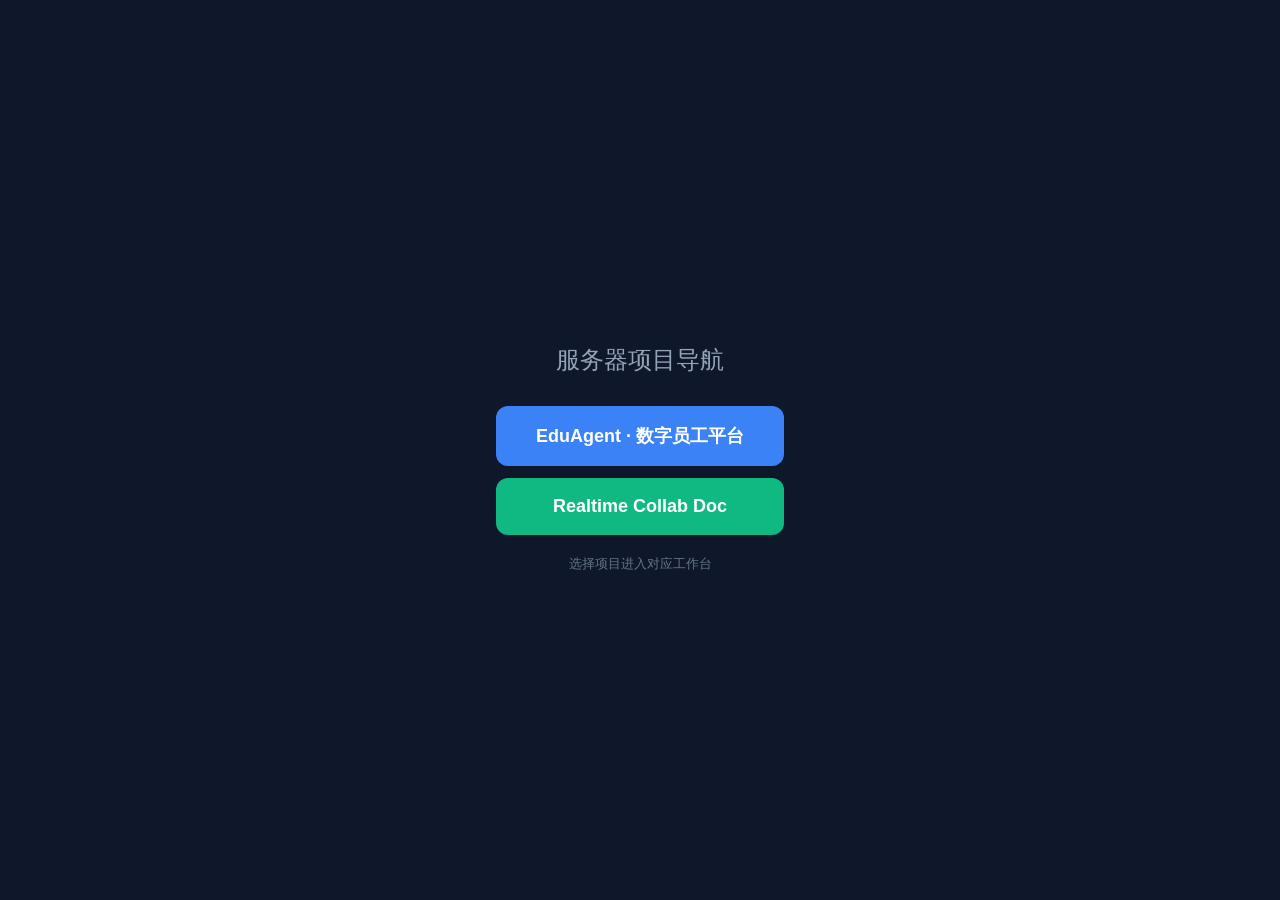
<file: index.html>
<!DOCTYPE html>
<html lang="zh-CN">
<head>
<meta charset="UTF-8">
<meta name="viewport" content="width=device-width, initial-scale=1.0">
<title>项目导航</title>
<style>
  body { font-family: -apple-system, sans-serif; display: flex; align-items: center; justify-content: center; min-height: 100vh; margin: 0; background: #0f172a; color: #e2e8f0; }
  .box { text-align: center; padding: 40px; }
  h1 { font-size: 24px; margin-bottom: 30px; color: #94a3b8; font-weight: 400; }
  a { display: block; padding: 18px 40px; margin: 12px 0; border-radius: 12px; text-decoration: none; font-size: 18px; font-weight: 600; transition: .2s; }
  a.edu { background: #3b82f6; color: #fff; }
  a.edu:hover { background: #2563eb; }
  a.new { background: #10b981; color: #fff; }
  a.new:hover { background: #059669; }
  .desc { font-size: 13px; color: #64748b; margin-top: 20px; }
</style>
</head>
<body>
<div class="box">
  <h1>服务器项目导航</h1>
  <a class="edu" href="/edu/">EduAgent · 数字员工平台</a>
  <a class="new" href="/new/">Realtime Collab Doc</a>
  <div class="desc">选择项目进入对应工作台</div>
</div>
</body>
</html>
</file>
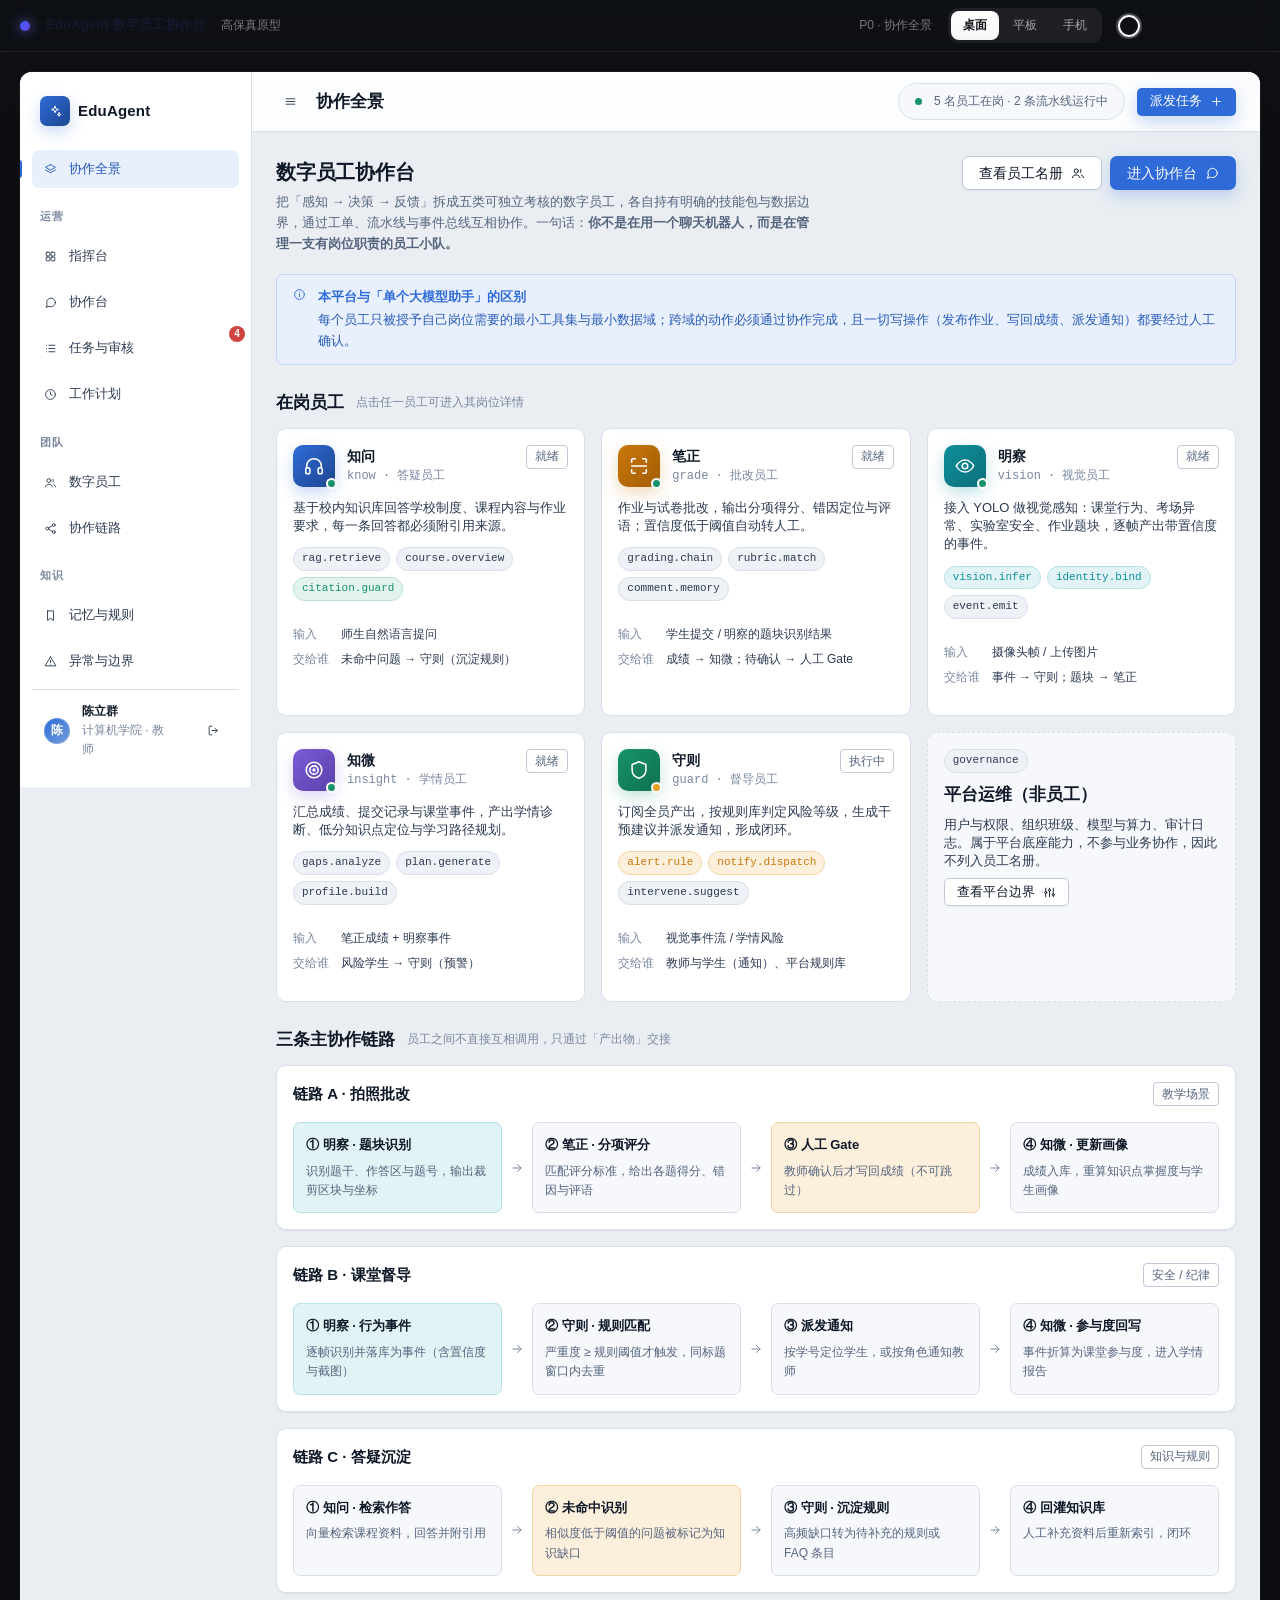
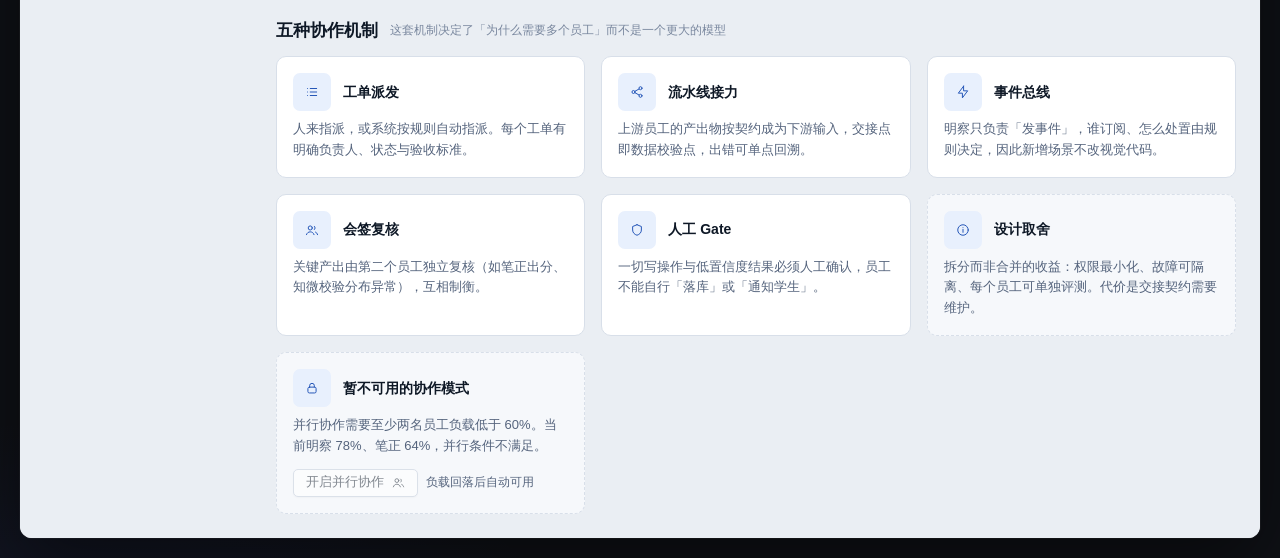
<file: static/employee-workspace.html>
<!DOCTYPE html>
<html lang="zh-CN">
<head>
<meta charset="UTF-8">
<meta name="viewport" content="width=device-width, initial-scale=1.0">
<title>数字员工协作台 · EduAgent</title>
<meta name="description" content="面向智慧教育场景的数字员工协作平台 —— 答疑、批改、视觉、学情、督导五类员工智能体协同作业">
<link rel="stylesheet" href="/static/css/hifi.css">
<link rel="stylesheet" href="/static/css/employee-ui.css">
<link rel="stylesheet" href="/static/css/employee-page.css">
</head>
<body>
<div class="stage" data-device="desktop">

  <!-- ===================== 舞台条：项目名 / 设备 / 主题 / 当前页 ===================== -->
  <div class="stage-bar">
    <div class="stage-brand"><span class="dot"></span></div>
    <span class="stage-name">EduAgent 数字员工协作台</span>
    <span class="stage-sub">高保真原型</span>
    <span class="stage-spacer"></span>
    <span class="stage-sub stage-page">P0 · 协作全景</span>
    <div class="stage-seg">
      <button type="button" data-device-btn="desktop" class="is-on">桌面</button>
      <button type="button" data-device-btn="tablet">平板</button>
      <button type="button" data-device-btn="mobile">手机</button>
    </div>
    <div class="theme-dots">
      <button type="button" class="theme-dot is-on" data-theme-dot="edu"><span class="tip">教育平台（本平台）</span></button>
      <button type="button" class="theme-dot" data-theme-dot="saas"><span class="tip">企业中后台</span></button>
      <button type="button" class="theme-dot" data-theme-dot="mobile"><span class="tip">移动 App</span></button>
      <button type="button" class="theme-dot" data-theme-dot="commerce"><span class="tip">电商消费</span></button>
      <button type="button" class="theme-dot" data-theme-dot="brand"><span class="tip">品牌官网</span></button>
    </div>
  </div>

  <div class="stage-body">
    <div class="stage-frame">
      <div class="app" data-theme="edu">

<!-- ======================================================================
     P0 · 协作全景
     ====================================================================== -->
<section class="page is-active" id="p0" data-pid="P0" data-title="协作全景">
  <div class="shell">
    <aside class="sidebar">
      <div class="side-logo"><span class="mark"><span data-icon="sparkles" class="ico-sm"></span></span><span class="name">EduAgent</span></div>
      <button class="nav-item is-active" data-goto="p0"><span data-icon="layers"></span>协作全景</button>
      <div class="side-group">运营</div>
      <button class="nav-item" data-goto="p1"><span data-icon="grid"></span>指挥台</button>
      <button class="nav-item" data-goto="p2"><span data-icon="message"></span>协作台</button>
      <button class="nav-item" data-goto="p5"><span data-icon="list"></span>任务与审核<span class="badge badge-num" style="margin-left:auto">4</span></button>
      <button class="nav-item" data-goto="p9"><span data-icon="clock"></span>工作计划</button>
      <div class="side-group">团队</div>
      <button class="nav-item" data-goto="p3"><span data-icon="users"></span>数字员工</button>
      <button class="nav-item" data-goto="p7"><span data-icon="share"></span>协作链路</button>
      <div class="side-group">知识</div>
      <button class="nav-item" data-goto="p8"><span data-icon="bookmark"></span>记忆与规则</button>
      <button class="nav-item" data-goto="p10"><span data-icon="alert-triangle"></span>异常与边界</button>
      <div class="side-foot" style="margin-top:auto;padding-top:var(--sp-3);border-top:1px solid var(--border)">
        <div class="row">
          <span class="avatar avatar-sm" style="--a1:var(--brand-500);--a2:var(--brand-300)">陈</span>
          <div style="min-width:0"><div class="xs strong" style="color:var(--text-1)">陈立群</div><div class="xxl">计算机学院 · 教师</div></div>
          <span class="spacer"></span>
          <button class="btn btn-ghost btn-icon btn-sm" data-icon="log-out" title="退出登录"></button>
        </div>
      </div>
    </aside>
    <div class="main">
      <header class="topbar">
        <button class="btn btn-ghost btn-icon btn-sm" data-sidebar-toggle data-icon="menu"></button>
        <span class="topbar-title">协作全景</span>
        <span class="spacer"></span>
        <span class="emp-live"><span class="pulse-dot" style="width:7px;height:7px;border-radius:50%;background:var(--success);display:inline-block"></span>5 名员工在岗 · 2 条流水线运行中</span>
        <button class="btn btn-primary btn-sm" data-modal-open="modal-dispatch" data-icon="plus">派发任务</button>
      </header>
      <div class="content">
        <div class="content-inner emp-inner">

          <div class="emp-head">
            <div class="emp-head-main">
              <h2>数字员工协作台</h2>
              <div class="emp-desc">把「感知 → 决策 → 反馈」拆成五类可独立考核的数字员工，各自持有明确的技能包与数据边界，通过工单、流水线与事件总线互相协作。一句话：<strong>你不是在用一个聊天机器人，而是在管理一支有岗位职责的员工小队。</strong></div>
            </div>
            <div class="emp-head-actions">
              <button class="btn btn-secondary" data-goto="p3" data-icon="users">查看员工名册</button>
              <button class="btn btn-primary" data-goto="p2" data-icon="message">进入协作台</button>
            </div>
          </div>

          <div class="alert alert-info">
            <span class="a-ic" data-icon="info"></span>
            <div>
              <div class="a-title">本平台与「单个大模型助手」的区别</div>
              <div class="a-body">每个员工只被授予自己岗位需要的最小工具集与最小数据域；跨域的动作必须通过协作完成，且一切写操作（发布作业、写回成绩、派发通知）都要经过人工确认。</div>
            </div>
          </div>

          <!-- 五名员工 -->
          <div class="emp-section">
            <div class="emp-section-hd">
              <h3>在岗员工</h3>
              <span class="emp-hint">点击任一员工可进入其岗位详情</span>
            </div>
            <div class="emp-cols-3">
              <article class="emp-card card-click" data-goto="p4">
                <div class="emp-card-top">
                  <span class="emp-avatar"><span data-icon="headphones" class="ico-lg"></span><span class="emp-dot on"></span></span>
                  <div style="min-width:0">
                    <div class="emp-card-name">知问</div>
                    <div class="emp-card-code">know · 答疑员工</div>
                  </div>
                  <span class="spacer"></span>
                  <span class="tag tag-success tag-outline">就绪</span>
                </div>
                <div class="emp-card-role">基于校内知识库回答学校制度、课程内容与作业要求，每一条回答都必须附引用来源。</div>
                <div class="emp-chip-row">
                  <span class="emp-chip">rag.retrieve</span>
                  <span class="emp-chip">course.overview</span>
                  <span class="emp-chip is-ok">citation.guard</span>
                </div>
                <dl class="emp-kv">
                  <dt>输入</dt><dd>师生自然语言提问</dd>
                  <dt>交给谁</dt><dd>未命中问题 → 守则（沉淀规则）</dd>
                </dl>
              </article>

              <article class="emp-card card-click" data-goto="p4">
                <div class="emp-card-top">
                  <span class="emp-avatar emp-a2"><span data-icon="scan" class="ico-lg"></span><span class="emp-dot on"></span></span>
                  <div style="min-width:0">
                    <div class="emp-card-name">笔正</div>
                    <div class="emp-card-code">grade · 批改员工</div>
                  </div>
                  <span class="spacer"></span>
                  <span class="tag tag-success tag-outline">就绪</span>
                </div>
                <div class="emp-card-role">作业与试卷批改，输出分项得分、错因定位与评语；置信度低于阈值自动转人工。</div>
                <div class="emp-chip-row">
                  <span class="emp-chip">grading.chain</span>
                  <span class="emp-chip">rubric.match</span>
                  <span class="emp-chip">comment.memory</span>
                </div>
                <dl class="emp-kv">
                  <dt>输入</dt><dd>学生提交 / 明察的题块识别结果</dd>
                  <dt>交给谁</dt><dd>成绩 → 知微；待确认 → 人工 Gate</dd>
                </dl>
              </article>

              <article class="emp-card card-click" data-goto="p4">
                <div class="emp-card-top">
                  <span class="emp-avatar emp-a3"><span data-icon="eye" class="ico-lg"></span><span class="emp-dot on"></span></span>
                  <div style="min-width:0">
                    <div class="emp-card-name">明察</div>
                    <div class="emp-card-code">vision · 视觉员工</div>
                  </div>
                  <span class="spacer"></span>
                  <span class="tag tag-success tag-outline">就绪</span>
                </div>
                <div class="emp-card-role">接入 YOLO 做视觉感知：课堂行为、考场异常、实验室安全、作业题块，逐帧产出带置信度的事件。</div>
                <div class="emp-chip-row">
                  <span class="emp-chip is-scan">vision.infer</span>
                  <span class="emp-chip is-scan">identity.bind</span>
                  <span class="emp-chip">event.emit</span>
                </div>
                <dl class="emp-kv">
                  <dt>输入</dt><dd>摄像头帧 / 上传图片</dd>
                  <dt>交给谁</dt><dd>事件 → 守则；题块 → 笔正</dd>
                </dl>
              </article>

              <article class="emp-card card-click" data-goto="p4">
                <div class="emp-card-top">
                  <span class="emp-avatar emp-a4"><span data-icon="target" class="ico-lg"></span><span class="emp-dot on"></span></span>
                  <div style="min-width:0">
                    <div class="emp-card-name">知微</div>
                    <div class="emp-card-code">insight · 学情员工</div>
                  </div>
                  <span class="spacer"></span>
                  <span class="tag tag-success tag-outline">就绪</span>
                </div>
                <div class="emp-card-role">汇总成绩、提交记录与课堂事件，产出学情诊断、低分知识点定位与学习路径规划。</div>
                <div class="emp-chip-row">
                  <span class="emp-chip">gaps.analyze</span>
                  <span class="emp-chip">plan.generate</span>
                  <span class="emp-chip">profile.build</span>
                </div>
                <dl class="emp-kv">
                  <dt>输入</dt><dd>笔正成绩 + 明察事件</dd>
                  <dt>交给谁</dt><dd>风险学生 → 守则（预警）</dd>
                </dl>
              </article>

              <article class="emp-card card-click" data-goto="p4">
                <div class="emp-card-top">
                  <span class="emp-avatar emp-a5"><span data-icon="shield" class="ico-lg"></span><span class="emp-dot busy"></span></span>
                  <div style="min-width:0">
                    <div class="emp-card-name">守则</div>
                    <div class="emp-card-code">guard · 督导员工</div>
                  </div>
                  <span class="spacer"></span>
                  <span class="tag tag-warning tag-outline">执行中</span>
                </div>
                <div class="emp-card-role">订阅全员产出，按规则库判定风险等级，生成干预建议并派发通知，形成闭环。</div>
                <div class="emp-chip-row">
                  <span class="emp-chip is-accent">alert.rule</span>
                  <span class="emp-chip is-accent">notify.dispatch</span>
                  <span class="emp-chip">intervene.suggest</span>
                </div>
                <dl class="emp-kv">
                  <dt>输入</dt><dd>视觉事件流 / 学情风险</dd>
                  <dt>交给谁</dt><dd>教师与学生（通知）、平台规则库</dd>
                </dl>
              </article>

              <article class="emp-card" style="border-style:dashed;background:var(--surface-2)">
                <div class="card-bd" style="padding:0;display:flex;flex-direction:column;gap:var(--sp-2);align-items:flex-start">
                  <span class="emp-chip">governance</span>
                  <div class="h4">平台运维（非员工）</div>
                  <div class="emp-card-role">用户与权限、组织班级、模型与算力、审计日志。属于平台底座能力，不参与业务协作，因此不列入员工名册。</div>
                  <button class="btn btn-secondary btn-sm" data-goto="p10" data-icon="sliders">查看平台边界</button>
                </div>
              </article>
            </div>
          </div>

          <!-- 三条主协作链路 -->
          <div class="emp-section">
            <div class="emp-section-hd">
              <h3>三条主协作链路</h3>
              <span class="emp-hint">员工之间不直接互相调用，只通过「产出物」交接</span>
            </div>

            <div class="stack">
              <div class="card">
                <div class="card-hd"><span class="card-title">链路 A · 拍照批改</span><span class="spacer"></span><span class="tag tag-info tag-outline">教学场景</span></div>
                <div class="card-bd">
                  <div class="emp-flow">
                    <div class="emp-flow-node is-vision"><b>① 明察 · 题块识别</b><span>识别题干、作答区与题号，输出裁剪区块与坐标</span></div>
                    <div class="emp-flow-arrow" data-icon="arrow-right"></div>
                    <div class="emp-flow-node"><b>② 笔正 · 分项评分</b><span>匹配评分标准，给出各题得分、错因与评语</span></div>
                    <div class="emp-flow-arrow" data-icon="arrow-right"></div>
                    <div class="emp-flow-node is-gate"><b>③ 人工 Gate</b><span>教师确认后才写回成绩（不可跳过）</span></div>
                    <div class="emp-flow-arrow" data-icon="arrow-right"></div>
                    <div class="emp-flow-node"><b>④ 知微 · 更新画像</b><span>成绩入库，重算知识点掌握度与学生画像</span></div>
                  </div>
                </div>
              </div>

              <div class="card">
                <div class="card-hd"><span class="card-title">链路 B · 课堂督导</span><span class="spacer"></span><span class="tag tag-warning tag-outline">安全 / 纪律</span></div>
                <div class="card-bd">
                  <div class="emp-flow">
                    <div class="emp-flow-node is-vision"><b>① 明察 · 行为事件</b><span>逐帧识别并落库为事件（含置信度与截图）</span></div>
                    <div class="emp-flow-arrow" data-icon="arrow-right"></div>
                    <div class="emp-flow-node"><b>② 守则 · 规则匹配</b><span>严重度 ≥ 规则阈值才触发，同标题窗口内去重</span></div>
                    <div class="emp-flow-arrow" data-icon="arrow-right"></div>
                    <div class="emp-flow-node"><b>③ 派发通知</b><span>按学号定位学生，或按角色通知教师</span></div>
                    <div class="emp-flow-arrow" data-icon="arrow-right"></div>
                    <div class="emp-flow-node"><b>④ 知微 · 参与度回写</b><span>事件折算为课堂参与度，进入学情报告</span></div>
                  </div>
                </div>
              </div>

              <div class="card">
                <div class="card-hd"><span class="card-title">链路 C · 答疑沉淀</span><span class="spacer"></span><span class="tag tag-success tag-outline">知识与规则</span></div>
                <div class="card-bd">
                  <div class="emp-flow">
                    <div class="emp-flow-node"><b>① 知问 · 检索作答</b><span>向量检索课程资料，回答并附引用</span></div>
                    <div class="emp-flow-arrow" data-icon="arrow-right"></div>
                    <div class="emp-flow-node is-gate"><b>② 未命中识别</b><span>相似度低于阈值的问题被标记为知识缺口</span></div>
                    <div class="emp-flow-arrow" data-icon="arrow-right"></div>
                    <div class="emp-flow-node"><b>③ 守则 · 沉淀规则</b><span>高频缺口转为待补充的规则或 FAQ 条目</span></div>
                    <div class="emp-flow-arrow" data-icon="arrow-right"></div>
                    <div class="emp-flow-node"><b>④ 回灌知识库</b><span>人工补充资料后重新索引，闭环</span></div>
                  </div>
                </div>
              </div>
            </div>
          </div>

          <!-- 五种协作机制 -->
          <div class="emp-section">
            <div class="emp-section-hd">
              <h3>五种协作机制</h3>
              <span class="emp-hint">这套机制决定了「为什么需要多个员工」而不是一个更大的模型</span>
            </div>
            <div class="emp-cols-3">
              <div class="card card-flat">
                <div class="card-bd">
                  <div class="row"><span class="stat-icon" data-icon="list"></span><b>工单派发</b></div>
                  <p class="sub" style="margin:var(--sp-2) 0 0">人来指派，或系统按规则自动指派。每个工单有明确负责人、状态与验收标准。</p>
                </div>
              </div>
              <div class="card card-flat">
                <div class="card-bd">
                  <div class="row"><span class="stat-icon" data-icon="share"></span><b>流水线接力</b></div>
                  <p class="sub" style="margin:var(--sp-2) 0 0">上游员工的产出物按契约成为下游输入，交接点即数据校验点，出错可单点回溯。</p>
                </div>
              </div>
              <div class="card card-flat">
                <div class="card-bd">
                  <div class="row"><span class="stat-icon" data-icon="zap"></span><b>事件总线</b></div>
                  <p class="sub" style="margin:var(--sp-2) 0 0">明察只负责「发事件」，谁订阅、怎么处置由规则决定，因此新增场景不改视觉代码。</p>
                </div>
              </div>
              <div class="card card-flat">
                <div class="card-bd">
                  <div class="row"><span class="stat-icon" data-icon="users"></span><b>会签复核</b></div>
                  <p class="sub" style="margin:var(--sp-2) 0 0">关键产出由第二个员工独立复核（如笔正出分、知微校验分布异常），互相制衡。</p>
                </div>
              </div>
              <div class="card card-flat">
                <div class="card-bd">
                  <div class="row"><span class="stat-icon" data-icon="shield"></span><b>人工 Gate</b></div>
                  <p class="sub" style="margin:var(--sp-2) 0 0">一切写操作与低置信度结果必须人工确认，员工不能自行「落库」或「通知学生」。</p>
                </div>
              </div>
              <div class="card card-flat" style="background:var(--surface-2);border-style:dashed">
                <div class="card-bd">
                  <div class="row"><span class="stat-icon" data-icon="info"></span><b>设计取舍</b></div>
                  <p class="sub" style="margin:var(--sp-2) 0 0">拆分而非合并的收益：权限最小化、故障可隔离、每个员工可单独评测。代价是交接契约需要维护。</p>
                </div>
              </div>
              <div class="card card-flat" style="background:var(--surface-2);border-style:dashed">
                <div class="card-bd">
                  <div class="row"><span class="stat-icon" data-icon="lock"></span><b>暂不可用的协作模式</b></div>
                  <p class="sub" style="margin:var(--sp-2) 0 var(--sp-3)">并行协作需要至少两名员工负载低于 60%。当前明察 78%、笔正 64%，并行条件不满足。</p>
                  <div class="row-wrap">
                    <button class="btn btn-secondary btn-sm" disabled data-icon="users">开启并行协作</button>
                    <span class="xs">负载回落后自动可用</span>
                  </div>
                </div>
              </div>
            </div>
          </div>

        </div>
      </div>
    </div>
  </div>
</section>

<!-- ======================================================================
     P1 · 指挥台
     ====================================================================== -->
<section class="page" id="p1" data-pid="P1" data-title="指挥台">
  <div class="shell">
    <aside class="sidebar">
      <div class="side-logo"><span class="mark"><span data-icon="sparkles" class="ico-sm"></span></span><span class="name">EduAgent</span></div>
      <button class="nav-item" data-goto="p0"><span data-icon="layers"></span>协作全景</button>
      <div class="side-group">运营</div>
      <button class="nav-item is-active" data-goto="p1"><span data-icon="grid"></span>指挥台</button>
      <button class="nav-item" data-goto="p2"><span data-icon="message"></span>协作台</button>
      <button class="nav-item" data-goto="p5"><span data-icon="list"></span>任务与审核<span class="badge badge-num" style="margin-left:auto">4</span></button>
      <button class="nav-item" data-goto="p9"><span data-icon="clock"></span>工作计划</button>
      <div class="side-group">团队</div>
      <button class="nav-item" data-goto="p3"><span data-icon="users"></span>数字员工</button>
      <button class="nav-item" data-goto="p7"><span data-icon="share"></span>协作链路</button>
      <div class="side-group">知识</div>
      <button class="nav-item" data-goto="p8"><span data-icon="bookmark"></span>记忆与规则</button>
      <button class="nav-item" data-goto="p10"><span data-icon="alert-triangle"></span>异常与边界</button>
      <div class="side-foot" style="margin-top:auto;padding-top:var(--sp-3);border-top:1px solid var(--border)">
        <div class="row">
          <span class="avatar avatar-sm" style="--a1:var(--brand-500);--a2:var(--brand-300)">陈</span>
          <div style="min-width:0"><div class="xs strong" style="color:var(--text-1)">陈立群</div><div class="xxl">计算机学院 · 教师</div></div>
          <span class="spacer"></span>
          <button class="btn btn-ghost btn-icon btn-sm" data-icon="log-out" title="退出登录"></button>
        </div>
      </div>
    </aside>
    <div class="main">
      <header class="topbar">
        <button class="btn btn-ghost btn-icon btn-sm" data-sidebar-toggle data-icon="menu"></button>
        <span class="topbar-title">指挥台</span>
        <span class="spacer"></span>
        <span class="emp-live"><span class="pulse-dot" style="width:7px;height:7px;border-radius:50%;background:var(--success);display:inline-block"></span>数据截至 10-13 10:20</span>
        <button class="btn btn-secondary btn-sm" data-skeleton="#live-events" data-skeleton-ms="1200" data-icon="refresh">刷新</button>
      </header>
      <div class="content">
        <div class="content-inner emp-inner">

          <div class="emp-band">
            <span class="emp-avatar emp-avatar-lg"><span data-icon="sparkles" class="ico-lg"></span></span>
            <div class="bb">
              <b>计算机学院 · 智慧教学空间</b>
              <span>4 个教学场景在线 · 2 条流水线运行中 · 规则库 18 条</span>
            </div>
            <span class="bdiv"></span>
            <div class="bb"><b class="num">5 / 5</b><span>员工在岗</span></div>
            <span class="bdiv"></span>
            <div class="bb"><b class="num">6</b><span>待人工确认</span></div>
            <span class="bdiv"></span>
            <div class="bb"><b class="num">0</b><span>失败交接</span></div>
            <span class="spacer"></span>
            <button class="btn btn-primary btn-sm" data-modal-open="modal-dispatch" data-icon="plus">派发任务</button>
          </div>

          <div class="emp-section emp-stats">
            <div class="card">
              <div class="card-bd">
                <div class="stat-label">今日视觉事件</div>
                <div class="stat-value num" data-count-to="1284">0</div>
                <div class="stat-delta up"><span data-icon="trending-up" class="ico-sm"></span>较昨日 +18%</div>
                <div class="xs" style="margin-top:6px">课堂 926 · 实验室 218 · 考场 140</div>
              </div>
            </div>
            <div class="card">
              <div class="card-bd">
                <div class="stat-label">待批改提交</div>
                <div class="stat-value num" data-count-to="37">0</div>
                <div class="stat-delta"><span data-icon="clock" class="ico-sm"></span>笔正已接手 31 份</div>
                <div class="xs" style="margin-top:6px">《数据结构与算法》第三章随堂测</div>
              </div>
            </div>
            <div class="card">
              <div class="card-bd">
                <div class="stat-label">待人工确认</div>
                <div class="stat-value num" data-count-to="6">0</div>
                <div class="stat-delta"><span data-icon="shield" class="ico-sm"></span>写操作均需确认</div>
                <div class="xs" style="margin-top:6px">成绩写回 4 · 通知派发 2</div>
              </div>
            </div>
            <div class="card">
              <div class="card-bd">
                <div class="stat-label">平均单次协作耗时</div>
                <div class="stat-value num" data-count-to="4.6" data-decimals="1" data-suffix=" 分">0</div>
                <div class="stat-delta down"><span data-icon="trending-down" class="ico-sm"></span>较上周 -32%</div>
                <div class="xs" style="margin-top:6px">含人工确认等待时间不计入</div>
              </div>
            </div>
          </div>

          <div class="emp-section emp-cols-chat">
            <div class="card">
              <div class="card-hd">
                <span class="card-title">实时事件流</span>
                <span class="tag tag-outline" style="margin-left:8px">订阅：明察</span>
                <span class="spacer"></span>
                <span class="xs">由守则按规则判定处置</span>
              </div>
              <div class="card-bd" id="live-events">
                <div class="stack-sm stagger">
                  <div class="emp-event sev-critical">
                    <span class="ev-bar"></span>
                    <div class="ev-main">
                      <div class="ev-title">实验室安全 · 未佩戴护目镜</div>
                      <div class="ev-desc">2024 级 · 物理实验中心 A302 · 林嘉禾（2023010142）持续 12 秒</div>
                      <div class="row-wrap" style="margin-top:6px">
                        <span class="emp-conf lo">置信度 0.93</span>
                        <span class="tag tag-danger tag-outline">已派发通知</span>
                        <span class="tag tag-outline">规则 R-07</span>
                      </div>
                    </div>
                    <span class="ev-meta">10:18:42</span>
                  </div>
                  <div class="emp-event sev-warning">
                    <span class="ev-bar"></span>
                    <div class="ev-main">
                      <div class="ev-title">考场行为 · 视线离开试卷</div>
                      <div class="ev-desc">《操作系统原理》期中 · 第三考场 · 周雨桐（2023010187）</div>
                      <div class="row-wrap" style="margin-top:6px">
                        <span class="emp-conf mid">置信度 0.71</span>
                        <span class="tag tag-warning tag-outline">待教师复核</span>
                        <span class="tag tag-outline">规则 R-12</span>
                      </div>
                    </div>
                    <span class="ev-meta">10:11:05</span>
                  </div>
                  <div class="emp-event sev-info">
                    <span class="ev-bar"></span>
                    <div class="ev-main">
                      <div class="ev-title">课堂行为 · 抬头听讲</div>
                      <div class="ev-desc">《数据结构与算法》第三次课 · 计科 2201 班 · 参与度计入</div>
                      <div class="row-wrap" style="margin-top:6px">
                        <span class="emp-conf hi">置信度 0.96</span>
                        <span class="tag tag-outline">仅入库不告警</span>
                        <span class="tag tag-outline">规则不适用</span>
                      </div>
                    </div>
                    <span class="ev-meta">10:04:19</span>
                  </div>
                  <div class="emp-event sev-critical">
                    <span class="ev-bar"></span>
                    <div class="ev-main">
                      <div class="ev-title">实验室安全 · 明火未管离</div>
                      <div class="ev-desc">化学实验中心 B105 · 操作台 3 号 · 持续 6 秒</div>
                      <div class="row-wrap" style="margin-top:6px">
                        <span class="emp-conf lo">置信度 0.88</span>
                        <span class="tag tag-danger tag-outline">已派发通知</span>
                        <span class="tag tag-outline">规则 R-03</span>
                      </div>
                    </div>
                    <span class="ev-meta">09:57:33</span>
                  </div>
                  <div class="emp-event sev-warning">
                    <span class="ev-bar"></span>
                    <div class="ev-main">
                      <div class="ev-title">课堂行为 · 连续低头超阈值</div>
                      <div class="ev-desc">计科 2202 班 · 赵一鸣（2023010203）· 跨帧时序判定</div>
                      <div class="row-wrap" style="margin-top:6px">
                        <span class="emp-conf mid">置信度 0.79</span>
                        <span class="tag tag-warning tag-outline">计入参与度</span>
                        <span class="tag tag-outline">规则 R-15</span>
                      </div>
                    </div>
                    <span class="ev-meta">09:48:10</span>
                  </div>
                </div>
              </div>
              <div class="card-ft"><button class="btn btn-secondary btn-sm btn-block" data-goto="p8" data-icon="sliders">查看告警规则库</button></div>
            </div>

            <div class="stack">
              <div class="card">
                <div class="card-hd"><span class="card-title">员工负载</span></div>
                <div class="card-bd">
                  <div class="stack-sm">
                    <div>
                      <div class="row-between"><span class="title">明察 · 视觉员工</span><span class="xs num">78%</span></div>
                      <div class="progress progress-thin" style="margin-top:6px"><span class="progress-bar" data-progress="78"></span></div>
                    </div>
                    <div>
                      <div class="row-between"><span class="title">笔正 · 批改员工</span><span class="xs num">64%</span></div>
                      <div class="progress progress-thin" style="margin-top:6px"><span class="progress-bar" data-progress="64"></span></div>
                    </div>
                    <div>
                      <div class="row-between"><span class="title">守则 · 督导员工</span><span class="xs num">41%</span></div>
                      <div class="progress progress-thin" style="margin-top:6px"><span class="progress-bar" data-progress="41"></span></div>
                    </div>
                    <div>
                      <div class="row-between"><span class="title">知问 · 答疑员工</span><span class="xs num">23%</span></div>
                      <div class="progress progress-thin" style="margin-top:6px"><span class="progress-bar" data-progress="23"></span></div>
                    </div>
                    <div>
                      <div class="row-between"><span class="title">知微 · 学情员工</span><span class="xs num">12%</span></div>
                      <div class="progress progress-thin" style="margin-top:6px"><span class="progress-bar" data-progress="12"></span></div>
                    </div>
                  </div>
                </div>
              </div>

              <div class="card">
                <div class="card-hd"><span class="card-title">待你处理</span><span class="spacer"></span><span class="badge badge-num">6</span></div>
                <div class="card-bd">
                  <div class="stack-sm">
                    <button class="list-item clickable" data-goto="p6">
                      <span class="li-main">
                        <span class="li-title">批改结果写回成绩</span>
                        <span class="li-desc">《数据结构与算法》第三章 · 37 份</span>
                      </span>
                      <span class="emp-conf mid">需确认</span>
                    </button>
                    <button class="list-item clickable" data-goto="p6">
                      <span class="li-main">
                        <span class="li-title">考场异常通知派发</span>
                        <span class="li-desc">周雨桐 · 视线离开试卷 0.71</span>
                      </span>
                      <span class="emp-conf mid">需确认</span>
                    </button>
                    <button class="list-item clickable" data-goto="p6">
                      <span class="li-main">
                        <span class="li-title">知识缺口补充</span>
                        <span class="li-desc">知问未命中 12 条，建议补资料</span>
                      </span>
                      <span class="tag tag-outline">待办</span>
                    </button>
                  </div>
                </div>
                <div class="card-ft"><button class="btn btn-secondary btn-sm btn-block" data-goto="p5">进入任务与审核</button></div>
              </div>
            </div>
          </div>

        </div>
      </div>
    </div>
  </div>
</section>

<!-- ======================================================================
     P2 · 协作台
     ====================================================================== -->
<section class="page" id="p2" data-pid="P2" data-title="协作台">
  <div class="shell">
    <aside class="sidebar">
      <div class="side-logo"><span class="mark"><span data-icon="sparkles" class="ico-sm"></span></span><span class="name">EduAgent</span></div>
      <button class="nav-item" data-goto="p0"><span data-icon="layers"></span>协作全景</button>
      <div class="side-group">运营</div>
      <button class="nav-item" data-goto="p1"><span data-icon="grid"></span>指挥台</button>
      <button class="nav-item is-active" data-goto="p2"><span data-icon="message"></span>协作台</button>
      <button class="nav-item" data-goto="p5"><span data-icon="list"></span>任务与审核<span class="badge badge-num" style="margin-left:auto">4</span></button>
      <button class="nav-item" data-goto="p9"><span data-icon="clock"></span>工作计划</button>
      <div class="side-group">团队</div>
      <button class="nav-item" data-goto="p3"><span data-icon="users"></span>数字员工</button>
      <button class="nav-item" data-goto="p7"><span data-icon="share"></span>协作链路</button>
      <div class="side-group">知识</div>
      <button class="nav-item" data-goto="p8"><span data-icon="bookmark"></span>记忆与规则</button>
      <button class="nav-item" data-goto="p10"><span data-icon="alert-triangle"></span>异常与边界</button>
      <div class="side-foot" style="margin-top:auto;padding-top:var(--sp-3);border-top:1px solid var(--border)">
        <div class="row">
          <span class="avatar avatar-sm" style="--a1:var(--brand-500);--a2:var(--brand-300)">陈</span>
          <div style="min-width:0"><div class="xs strong" style="color:var(--text-1)">陈立群</div><div class="xxl">计算机学院 · 教师</div></div>
          <span class="spacer"></span>
          <button class="btn btn-ghost btn-icon btn-sm" data-icon="log-out" title="退出登录"></button>
        </div>
      </div>
    </aside>
    <div class="main">
      <header class="topbar">
        <button class="btn btn-ghost btn-icon btn-sm" data-sidebar-toggle data-icon="menu"></button>
        <span class="topbar-title">协作台</span>
        <span class="crumb" style="margin-left:8px"><span class="sep">/</span><span class="cur">T-2481 第三章随堂测批改</span></span>
        <span class="spacer"></span>
        <button class="btn btn-secondary btn-sm" data-drawer-open="#drawer-context" data-icon="layers">会话上下文</button>
        <button class="btn btn-ghost btn-icon btn-sm" data-icon="more-h"></button>
      </header>
      <div class="content">
        <div class="content-inner emp-inner">
          <div class="emp-cols-chat">

            <!-- 会话主流 -->
            <div class="card">
              <div class="card-bd emp-chat">
                <div class="emp-chat-head">
                  <span class="emp-avatar emp-a2"><span data-icon="scan" class="ico-lg"></span><span class="emp-dot on"></span></span>
                  <div style="min-width:0">
                    <div class="emp-card-name">笔正 <span class="emp-card-code">· 批改员工</span></div>
                    <div class="xxl">负责《数据结构与算法》· 技能包 grading.chain v1.4.2</div>
                  </div>
                  <span class="spacer"></span>
                  <button class="btn btn-ghost btn-sm" data-menu-open="#menu-switch" data-icon="users">切换员工</button>
                  <span class="tag tag-success tag-outline">就绪</span>
                </div>

                <div class="emp-chat-stream">
                  <!-- 用户 -->
                  <div class="emp-turn emp-turn-user">
                    <div class="emp-bubble-user">帮我批改《数据结构与算法》第三章的随堂测，学生拍照上传了 37 份。评分标准用课程组那版，错因要写清楚，先别直接写回成绩。</div>
                  </div>

                  <!-- 员工回复 -->
                  <div class="emp-turn emp-turn-bot">
                    <span class="emp-avatar emp-a2"><span data-icon="scan" class="ico-lg"></span></span>
                    <div class="emp-bot-body">
                      <div class="emp-bot-meta">
                        <b style="color:var(--text-2)">笔正</b>
                        <span>·</span><span>10:22:07</span>
                        <span>·</span><span>运行 #run-9f31c2</span>
                        <span class="tag tag-outline">planner: llm</span>
                      </div>

                      <div class="emp-bot-text">
                        <p>37 份已全部批改完成。识别到 <strong>3 份</strong>手写模糊（置信度低于 0.6），已标记为「需人工判读」不计入自动分。</p>
                        <p>全班平均 <strong class="num">78.4</strong> 分，最低 41 分（孙楚，2023010231），错因集中在<b>「平衡二叉树旋转的四种情形判别」</b>与<b>「红黑树插入后的调整」</b>。</p>
                        <p>按你的要求，成绩<b>尚未写回</b>，等你确认后再提交。另：我请知微复核了分数分布，见下方会签。</p>
                      </div>

                      <!-- 执行轨迹 -->
                      <div class="emp-trace">
                        <div class="emp-trace-hd">
                          <span data-icon="list" class="ico-sm"></span>
                          <b>执行计划 · 5 步</b>
                          <span class="spacer"></span>
                          <span class="tag tag-success tag-outline">4 完成 · 1 待确认</span>
                          <span data-icon="chevron-down" class="ico-sm"></span>
                        </div>
                        <div class="emp-trace-bd">
                          <div class="emp-step">
                            <span class="si ico-sm" data-icon="check-circle"></span>
                            <div><div class="sn">grade.batch.list</div><div class="sr">拉取该作业下 37 份待批改提交</div></div>
                            <span class="sl">82 ms</span>
                          </div>
                          <div class="emp-step">
                            <span class="si ico-sm" data-icon="check-circle"></span>
                            <div><div class="sn">vision.blocks.extract <span class="emp-chip is-scan" style="margin-left:4px">委托 · 明察</span></div><div class="sr">识别题号与作答区，返回 214 个题块；3 份标记模糊</div></div>
                            <span class="sl">2.41 s</span>
                          </div>
                          <div class="emp-step">
                            <span class="si ico-sm" data-icon="check-circle"></span>
                            <div><div class="sn">rubric.match</div><div class="sr">匹配课程组评分标准 v3，命中 8 个知识点</div></div>
                            <span class="sl">310 ms</span>
                          </div>
                          <div class="emp-step">
                            <span class="si ico-sm" data-icon="check-circle"></span>
                            <div><div class="sn">grade.score</div><div class="sr">逐题给分 + 生成错因与评语（引用教师评语库）</div></div>
                            <span class="sl">1.83 s</span>
                          </div>
                          <div class="emp-step is-wait">
                            <span class="si ico-sm" data-icon="alert-triangle"></span>
                            <div><div class="sn">grade.writeback <span class="emp-chip is-accent" style="margin-left:4px">写操作</span></div><div class="sr">写回 37 条成绩 —— 等待人工确认，未执行</div></div>
                            <span class="sl">—</span>
                          </div>
                        </div>
                      </div>

                      <!-- 引用 -->
                      <div>
                        <div class="xxl" style="margin-bottom:6px">引用来源</div>
                        <div class="emp-cites">
                          <span class="emp-cite" data-toast="打开：课程组评分标准 v3" data-toast-type="info"><span class="cn">[1]</span>课程组评分标准 v3.pdf · p.4</span>
                          <span class="emp-cite" data-toast="打开：第三章随堂测参考答案" data-toast-type="info"><span class="cn">[2]</span>第三章随堂测参考答案.docx · p.1</span>
                          <span class="emp-cite" data-toast="打开：教师评语库" data-toast-type="info"><span class="cn">[3]</span>教师评语库 · 树结构类错误 · 14 条</span>
                        </div>
                      </div>

                      <!-- 产出物 -->
                      <div class="row-wrap">
                        <button class="emp-artifact" data-modal-open="modal-artifact">
                          <span class="ai" data-icon="file"></span>
                          <span class="li-main">
                            <span class="li-title">批改明细表.xlsx</span>
                            <span class="li-desc">37 行 · 8 列 · 含每题得分与错因</span>
                          </span>
                          <span data-icon="download" class="ico-sm" style="color:var(--text-4)"></span>
                        </button>
                        <button class="emp-artifact" data-drawer-open="#drawer-artifact">
                          <span class="ai" data-icon="image"></span>
                          <span class="li-main">
                            <span class="li-title">题块识别结果</span>
                            <span class="li-desc">214 个区块 · 3 个待人工判读</span>
                          </span>
                          <span data-icon="chevron-right" class="ico-sm" style="color:var(--text-4)"></span>
                        </button>
                      </div>

                      <!-- 会签 -->
                      <div class="alert alert-info">
                        <span class="a-ic" data-icon="users"></span>
                        <div>
                          <div class="a-title">知微 · 会签意见（自动触发）</div>
                          <div class="a-body">分数分布偏态正常（偏度 0.21），但计科 2202 班的平均分（68.2）显著低于 2201 班（85.7），差值 17.5 分超出 2σ。建议不直接写回，先核查是否漏交或题目难度差异。</div>
                        </div>
                      </div>

                      <!-- 人工 Gate -->
                      <div class="emp-gate">
                        <span class="gi ico-lg" data-icon="shield"></span>
                        <div style="flex:1;min-width:0">
                          <b>人工确认 Gate · 成绩写回</b>
                          <p>笔正不具备直接写回成绩的权限。确认后由系统写入 37 条成绩，并同步触发知微重算学生画像。</p>
                          <div class="row-wrap" style="margin-top:10px">
                            <button class="btn btn-primary btn-sm" data-loading="1200" data-loading-done="已写回 37 条成绩" data-icon="check">确认写回</button>
                            <button class="btn btn-secondary btn-sm" data-toast="已退回笔正重新批改" data-toast-type="warn">退回修改</button>
                            <button class="btn btn-ghost btn-sm" data-modal-open="modal-artifact">先看明细</button>
                          </div>
                        </div>
                      </div>

                      <div class="row">
                        <button class="btn btn-ghost btn-icon btn-sm" data-toast="已复制本条回复" data-toast-type="success" data-icon="file"></button>
                        <button class="btn btn-ghost btn-icon btn-sm" data-toast="已标记为有帮助" data-toast-type="success" data-icon="thumbs-up"></button>
                        <span class="spacer"></span>
                        <span class="xxl">本次消耗 12.4k tokens · 用时 4.6s</span>
                      </div>
                    </div>
                  </div>
                </div>

                <div class="emp-composer">
                  <div class="emp-quick">
                    <button class="btn btn-secondary btn-sm" data-toast="已插入：只批改 2201 班" data-toast-type="info">只批改 2201 班</button>
                    <button class="btn btn-secondary btn-sm" data-toast="已插入：先给低分学生单独标注" data-toast-type="info">先标注低分学生</button>
                    <button class="btn btn-secondary btn-sm" data-toast="已委托知微生成班级对比" data-toast-type="info" data-icon="users">@知微 生成班级对比</button>
                  </div>
                  <div class="emp-composer-row">
                    <textarea class="textarea" placeholder="指派任务、追问，或用 @ 唤起另一位员工…（Enter 发送，Shift+Enter 换行）"></textarea>
                    <button class="btn btn-primary btn-icon btn-lg" data-loading="900" data-loading-done="已发送" data-icon="send" title="发送"></button>
                  </div>
                  <div class="xxl">提示：批改类任务的产出物必须经人工 Gate 才能落库；员工之间不能互相直接调用写操作。</div>
                </div>
              </div>
            </div>

            <!-- 上下文侧栏 -->
            <div class="stack">
              <div class="card">
                <div class="card-hd"><span class="card-title">本次任务</span></div>
                <div class="card-bd">
                  <dl class="emp-kv">
                    <dt>工单号</dt><dd class="num">T-2481</dd>
                    <dt>负责员工</dt><dd>笔正（批改）</dd>
                    <dt>协作者</dt><dd>明察 · 知微</dd>
                    <dt>课程</dt><dd>数据结构与算法</dd>
                    <dt>班级</dt><dd>计科 2201 / 2202</dd>
                    <dt>状态</dt><dd><span class="tag tag-warning tag-outline">待人工确认</span></dd>
                  </dl>
                </div>
              </div>

              <div class="card">
                <div class="card-hd"><span class="card-title">本次调用的经验</span><span class="spacer"></span><span class="badge badge-num">3</span></div>
                <div class="card-bd">
                  <div class="stack-sm">
                    <div class="emp-mem">
                      <div class="emp-mem-top"><span data-icon="bookmark" class="ico-sm" style="color:var(--brand-500)"></span><b>树结构类错误必须授引教材页码</b></div>
                      <div class="emp-mem-body">评语中指出错因时，附带教材对应页码，学生订正时可自行查阅。</div>
                      <div class="emp-mem-src">来源 · 人工审核改动 × 6 次</div>
                    </div>
                    <div class="emp-mem">
                      <div class="emp-mem-top"><span data-icon="bookmark" class="ico-sm" style="color:var(--brand-500)"></span><b>手写模糊不得猜测作答内容</b></div>
                      <div class="emp-mem-body">置信度低于 0.6 的题块一律标记待判读，不补全、不猜测、不给分。</div>
                      <div class="emp-mem-src">来源 · 人工驳回原因 × 3 次</div>
                    </div>
                    <div class="emp-mem">
                      <div class="emp-mem-top"><span data-icon="bookmark" class="ico-sm" style="color:var(--brand-500)"></span><b>分数分布异常先会签再写回</b></div>
                      <div class="emp-mem-body">班级间均值差超过 2σ 时，自动请知微会签，不直接写回成绩。</div>
                      <div class="emp-mem-src">来源 · 验证失败 × 2 次</div>
                    </div>
                  </div>
                </div>
              </div>

              <div class="card">
                <div class="card-hd"><span class="card-title">可协作对象</span></div>
                <div class="card-bd">
                  <div class="stack-sm">
                    <div class="row"><span class="emp-avatar emp-a3" style="width:30px;height:30px"><span data-icon="eye" class="ico-sm"></span></span><div style="min-width:0"><div class="title">明察</div><div class="xxl">提供题块与视觉事件</div></div><span class="spacer"></span><span class="tag tag-success tag-outline">可委托</span></div>
                    <div class="row"><span class="emp-avatar emp-a4" style="width:30px;height:30px"><span data-icon="target" class="ico-sm"></span></span><div style="min-width:0"><div class="title">知微</div><div class="xxl">会签分数分布、更新画像</div></div><span class="spacer"></span><span class="tag tag-success tag-outline">可委托</span></div>
                    <div class="row"><span class="emp-avatar emp-a5" style="width:30px;height:30px"><span data-icon="shield" class="ico-sm"></span></span><div style="min-width:0"><div class="title">守则</div><div class="xxl">异常成绩触发预警</div></div><span class="spacer"></span><span class="tag tag-outline">单向订阅</span></div>
                  </div>
                </div>
              </div>

              <div class="alert alert-warning">
                <span class="a-ic" data-icon="alert-triangle"></span>
                <div>
                  <div class="a-title">权限边界</div>
                  <div class="a-body">笔正不可访问其他课程的提交记录，也不可向学生发送通知。越权请求会被工具注册表直接拒绝并记入审计日志。</div>
                </div>
              </div>
            </div>

          </div>
        </div>
      </div>
    </div>
  </div>
</section>

<!-- ======================================================================
     P3 · 数字员工
     ====================================================================== -->
<section class="page" id="p3" data-pid="P3" data-title="数字员工">
  <div class="shell">
    <aside class="sidebar">
      <div class="side-logo"><span class="mark"><span data-icon="sparkles" class="ico-sm"></span></span><span class="name">EduAgent</span></div>
      <button class="nav-item" data-goto="p0"><span data-icon="layers"></span>协作全景</button>
      <div class="side-group">运营</div>
      <button class="nav-item" data-goto="p1"><span data-icon="grid"></span>指挥台</button>
      <button class="nav-item" data-goto="p2"><span data-icon="message"></span>协作台</button>
      <button class="nav-item" data-goto="p5"><span data-icon="list"></span>任务与审核<span class="badge badge-num" style="margin-left:auto">4</span></button>
      <button class="nav-item" data-goto="p9"><span data-icon="clock"></span>工作计划</button>
      <div class="side-group">团队</div>
      <button class="nav-item is-active" data-goto="p3"><span data-icon="users"></span>数字员工</button>
      <button class="nav-item" data-goto="p7"><span data-icon="share"></span>协作链路</button>
      <div class="side-group">知识</div>
      <button class="nav-item" data-goto="p8"><span data-icon="bookmark"></span>记忆与规则</button>
      <button class="nav-item" data-goto="p10"><span data-icon="alert-triangle"></span>异常与边界</button>
      <div class="side-foot" style="margin-top:auto;padding-top:var(--sp-3);border-top:1px solid var(--border)">
        <div class="row">
          <span class="avatar avatar-sm" style="--a1:var(--brand-500);--a2:var(--brand-300)">陈</span>
          <div style="min-width:0"><div class="xs strong" style="color:var(--text-1)">陈立群</div><div class="xxl">计算机学院 · 教师</div></div>
          <span class="spacer"></span>
          <button class="btn btn-ghost btn-icon btn-sm" data-icon="log-out" title="退出登录"></button>
        </div>
      </div>
    </aside>
    <div class="main">
      <header class="topbar">
        <button class="btn btn-ghost btn-icon btn-sm" data-sidebar-toggle data-icon="menu"></button>
        <span class="topbar-title">数字员工</span>
        <span class="spacer"></span>
        <div class="input-icon" style="width:220px"><span class="lead" data-icon="search"></span><input class="input" style="height:32px" placeholder="搜索员工或技能…"></div>
        <button class="btn btn-primary btn-sm" data-modal-open="modal-employee" data-icon="plus">创建员工</button>
      </header>
      <div class="content">
        <div class="content-inner emp-inner">

          <div class="emp-head">
            <div class="emp-head-main">
              <h2>员工名册</h2>
              <div class="emp-desc">每名员工 = 一个岗位职责 + 一套技能包 + 一个数据域边界 + 一份可追溯的工作记录。技能包有版本号，改版需要走审核。</div>
            </div>
            <div class="emp-head-actions">
              <button class="btn btn-secondary" data-goto="p7" data-icon="share">查看协作链路</button>
            </div>
          </div>

          <div class="emp-section">
            <div class="row-wrap" style="margin-bottom:var(--sp-4)">
              <span class="tag tag-lg">全部 5</span>
              <span class="tag tag-lg tag-outline">在岗 5</span>
              <span class="tag tag-lg tag-outline">维护中 0</span>
              <span class="spacer"></span>
              <span class="xs">按负载排序</span>
            </div>

            <div class="emp-cols-3 stagger">

              <article class="emp-card" data-goto="p4">
                <div class="emp-card-top">
                  <span class="emp-avatar emp-avatar-lg"><span data-icon="headphones" class="ico-lg"></span><span class="emp-dot on"></span></span>
                  <div style="min-width:0">
                    <div class="emp-card-name">知问</div>
                    <div class="emp-card-code">know · 答疑员工</div>
                  </div>
                  <span class="spacer"></span>
                  <span class="tag tag-success tag-outline">在岗</span>
                </div>
                <div class="emp-card-role">基于校内知识库与课程资料回答问题，每条回答附引用；检索不到时明确告知「资料中没有」，不编造。</div>
                <div class="emp-load">
                  <span>负载</span>
                  <div class="progress progress-thin"><span class="progress-bar" data-progress="23"></span></div>
                  <span class="num">23%</span>
                </div>
                <dl class="emp-kv">
                  <dt>技能包</dt><dd>knowledge.rag <span class="emp-card-code">v2.1.0</span></dd>
                  <dt>本周产出</dt><dd class="num">412 次问答 · 命中率 87%</dd>
                  <dt>数据域</dt><dd>课程资料 / 校内制度 / FAQ</dd>
                  <dt>写权限</dt><dd><span class="tag tag-outline">无</span></dd>
                </dl>
                <div class="row-wrap">
                  <span class="emp-chip">rag.retrieve</span>
                  <span class="emp-chip">citation.guard</span>
                  <span class="emp-chip">gap.detect</span>
                </div>
              </article>

              <article class="emp-card is-active" data-goto="p4">
                <div class="emp-card-top">
                  <span class="emp-avatar emp-a2 emp-avatar-lg"><span data-icon="scan" class="ico-lg"></span><span class="emp-dot on"></span></span>
                  <div style="min-width:0">
                    <div class="emp-card-name">笔正</div>
                    <div class="emp-card-code">grade · 批改员工</div>
                  </div>
                  <span class="spacer"></span>
                  <span class="tag tag-success tag-outline">在岗</span>
                </div>
                <div class="emp-card-role">作业与试卷批改。输出分项得分、错因定位与评语；置信度低于 0.6 的题块自动转人工判读。</div>
                <div class="emp-load">
                  <span>负载</span>
                  <div class="progress progress-thin"><span class="progress-bar" data-progress="64"></span></div>
                  <span class="num">64%</span>
                </div>
                <dl class="emp-kv">
                  <dt>技能包</dt><dd>grading.chain <span class="emp-card-code">v1.4.2</span></dd>
                  <dt>本周产出</dt><dd class="num">386 份 · 待确认 4 批</dd>
                  <dt>数据域</dt><dd>提交记录 / 评分标准 / 评语库</dd>
                  <dt>写权限</dt><dd><span class="emp-chip is-accent">需人工 Gate</span></dd>
                </dl>
                <div class="row-wrap">
                  <span class="emp-chip">grading.chain</span>
                  <span class="emp-chip">rubric.match</span>
                  <span class="emp-chip">comment.memory</span>
                </div>
              </article>

              <article class="emp-card" data-goto="p4">
                <div class="emp-card-top">
                  <span class="emp-avatar emp-a3 emp-avatar-lg"><span data-icon="eye" class="ico-lg"></span><span class="emp-dot on"></span></span>
                  <div style="min-width:0">
                    <div class="emp-card-name">明察</div>
                    <div class="emp-card-code">vision · 视觉员工</div>
                  </div>
                  <span class="spacer"></span>
                  <span class="tag tag-success tag-outline">在岗</span>
                </div>
                <div class="emp-card-role">接入 YOLO 做视觉感知，覆盖课堂行为、考场异常、实验室安全、作业题块四类场景，逐帧产出带置信度的事件。</div>
                <div class="emp-load">
                  <span>负载</span>
                  <div class="progress progress-thin"><span class="progress-bar" data-progress="78"></span></div>
                  <span class="num">78%</span>
                </div>
                <dl class="emp-kv">
                  <dt>技能包</dt><dd>vision.yolo <span class="emp-card-code">v0.9.3</span></dd>
                  <dt>本周产出</dt><dd class="num">6,842 事件 · 4 场景</dd>
                  <dt>数据域</dt><dd>视频帧 / 上传图片 / 身份映射</dd>
                  <dt>写权限</dt><dd><span class="emp-chip is-ok">仅写事件表</span></dd>
                </dl>
                <div class="row-wrap">
                  <span class="emp-chip is-scan">vision.infer</span>
                  <span class="emp-chip is-scan">identity.bind</span>
                  <span class="emp-chip">event.emit</span>
                </div>
              </article>

              <article class="emp-card" data-goto="p4">
                <div class="emp-card-top">
                  <span class="emp-avatar emp-a4 emp-avatar-lg"><span data-icon="target" class="ico-lg"></span><span class="emp-dot on"></span></span>
                  <div style="min-width:0">
                    <div class="emp-card-name">知微</div>
                    <div class="emp-card-code">insight · 学情员工</div>
                  </div>
                  <span class="spacer"></span>
                  <span class="tag tag-success tag-outline">在岗</span>
                </div>
                <div class="emp-card-role">汇总成绩、提交记录与课堂事件，产出学情诊断、低分知识点定位、学习路径与学生画像。</div>
                <div class="emp-load">
                  <span>负载</span>
                  <div class="progress progress-thin"><span class="progress-bar" data-progress="12"></span></div>
                  <span class="num">12%</span>
                </div>
                <dl class="emp-kv">
                  <dt>技能包</dt><dd>insight.profile <span class="emp-card-code">v1.2.0</span></dd>
                  <dt>本周产出</dt><dd class="num">64 份学情报告</dd>
                  <dt>数据域</dt><dd>成绩 / 提交 / 视觉事件</dd>
                  <dt>写权限</dt><dd><span class="tag tag-outline">无</span></dd>
                </dl>
                <div class="row-wrap">
                  <span class="emp-chip">gaps.analyze</span>
                  <span class="emp-chip">plan.generate</span>
                  <span class="emp-chip">profile.build</span>
                </div>
              </article>

              <article class="emp-card" data-goto="p4">
                <div class="emp-card-top">
                  <span class="emp-avatar emp-a5 emp-avatar-lg"><span data-icon="shield" class="ico-lg"></span><span class="emp-dot busy"></span></span>
                  <div style="min-width:0">
                    <div class="emp-card-name">守则</div>
                    <div class="emp-card-code">guard · 督导员工</div>
                  </div>
                  <span class="spacer"></span>
                  <span class="tag tag-warning tag-outline">执行中</span>
                </div>
                <div class="emp-card-role">订阅全员产出，按规则库判定风险等级，生成干预建议并派发通知。派发失败不得影响事件落库。</div>
                <div class="emp-load">
                  <span>负载</span>
                  <div class="progress progress-thin"><span class="progress-bar" data-progress="41"></span></div>
                  <span class="num">41%</span>
                </div>
                <dl class="emp-kv">
                  <dt>技能包</dt><dd>alert.rules <span class="emp-card-code">v1.0.6</span></dd>
                  <dt>本周产出</dt><dd class="num">128 条告警 · 18 条规则</dd>
                  <dt>数据域</dt><dd>事件流 / 规则库 / 通知记录</dd>
                  <dt>写权限</dt><dd><span class="emp-chip is-accent">需人工 Gate</span></dd>
                </dl>
                <div class="row-wrap">
                  <span class="emp-chip is-accent">alert.rule</span>
                  <span class="emp-chip is-accent">notify.dispatch</span>
                  <span class="emp-chip">intervene.suggest</span>
                </div>
              </article>

              <article class="emp-card card-flat" style="border-style:dashed;background:var(--surface-2);justify-content:center;align-items:flex-start">
                <span class="emp-chip">空缺岗位</span>
                <div class="h4">教务员工 / 资料员工</div>
                <p class="sub">作业发布、名单维护、知识库索引目前由教师角色与平台底座直接承担，尚未独立成员工。若协作量继续上升，可拆为第 6 名员工。</p>
                <button class="btn btn-secondary btn-sm" disabled data-icon="plus">提议新增岗位</button>
                <span class="xxl">仅管理员可新增岗位</span>
              </article>

            </div>
          </div>

          <div class="emp-section">
            <div class="emp-section-hd">
              <h3>能力与权限对照</h3>
              <span class="emp-hint">「写权限」一列决定了哪些动作必须经过人工 Gate</span>
            </div>
            <div class="card" style="padding:0;overflow:hidden">
              <div class="table-wrap">
                <table class="table table-stripe">
                  <thead>
                    <tr>
                      <th data-sort>员工</th>
                      <th data-sort>岗位</th>
                      <th data-sort>技能包</th>
                      <th data-sort>可读数据域</th>
                      <th data-sort>写操作</th>
                      <th data-sort>负载</th>
                      <th></th>
                    </tr>
                  </thead>
                  <tbody>
                    <tr>
                      <td class="td-strong">知问</td><td>答疑</td>
                      <td><span class="emp-card-code">knowledge.rag v2.1.0</span></td>
                      <td class="sub">课程资料 / 制度 / FAQ</td>
                      <td><span class="tag tag-outline">无</span></td>
                      <td class="num-cell">23%</td>
                      <td><button class="btn btn-ghost btn-sm" data-goto="p4">详情</button></td>
                    </tr>
                    <tr>
                      <td class="td-strong">笔正</td><td>批改</td>
                      <td><span class="emp-card-code">grading.chain v1.4.2</span></td>
                      <td class="sub">提交记录 / 评分标准 / 评语库</td>
                      <td><span class="emp-chip is-accent">成绩写回</span></td>
                      <td class="num-cell">64%</td>
                      <td><button class="btn btn-ghost btn-sm" data-goto="p4">详情</button></td>
                    </tr>
                    <tr>
                      <td class="td-strong">明察</td><td>视觉</td>
                      <td><span class="emp-card-code">vision.yolo v0.9.3</span></td>
                      <td class="sub">视频帧 / 上传图片 / 身份映射</td>
                      <td><span class="emp-chip is-ok">事件表</span></td>
                      <td class="num-cell">78%</td>
                      <td><button class="btn btn-ghost btn-sm" data-goto="p4">详情</button></td>
                    </tr>
                    <tr>
                      <td class="td-strong">知微</td><td>学情</td>
                      <td><span class="emp-card-code">insight.profile v1.2.0</span></td>
                      <td class="sub">成绩 / 提交 / 视觉事件</td>
                      <td><span class="tag tag-outline">无</span></td>
                      <td class="num-cell">12%</td>
                      <td><button class="btn btn-ghost btn-sm" data-goto="p4">详情</button></td>
                    </tr>
                    <tr>
                      <td class="td-strong">守则</td><td>督导</td>
                      <td><span class="emp-card-code">alert.rules v1.0.6</span></td>
                      <td class="sub">事件流 / 规则库 / 通知记录</td>
                      <td><span class="emp-chip is-accent">派发通知</span></td>
                      <td class="num-cell">41%</td>
                      <td><button class="btn btn-ghost btn-sm" data-goto="p4">详情</button></td>
                    </tr>
                  </tbody>
                </table>
              </div>
            </div>
          </div>

        </div>
      </div>
    </div>
  </div>
</section>

<!-- ======================================================================
     P4 · 员工详情
     ====================================================================== -->
<section class="page" id="p4" data-pid="P4" data-title="员工详情">
  <div class="shell">
    <aside class="sidebar">
      <div class="side-logo"><span class="mark"><span data-icon="sparkles" class="ico-sm"></span></span><span class="name">EduAgent</span></div>
      <button class="nav-item" data-goto="p0"><span data-icon="layers"></span>协作全景</button>
      <div class="side-group">运营</div>
      <button class="nav-item" data-goto="p1"><span data-icon="grid"></span>指挥台</button>
      <button class="nav-item" data-goto="p2"><span data-icon="message"></span>协作台</button>
      <button class="nav-item" data-goto="p5"><span data-icon="list"></span>任务与审核<span class="badge badge-num" style="margin-left:auto">4</span></button>
      <button class="nav-item" data-goto="p9"><span data-icon="clock"></span>工作计划</button>
      <div class="side-group">团队</div>
      <button class="nav-item is-active" data-goto="p3"><span data-icon="users"></span>数字员工</button>
      <button class="nav-item" data-goto="p7"><span data-icon="share"></span>协作链路</button>
      <div class="side-group">知识</div>
      <button class="nav-item" data-goto="p8"><span data-icon="bookmark"></span>记忆与规则</button>
      <button class="nav-item" data-goto="p10"><span data-icon="alert-triangle"></span>异常与边界</button>
      <div class="side-foot" style="margin-top:auto;padding-top:var(--sp-3);border-top:1px solid var(--border)">
        <div class="row">
          <span class="avatar avatar-sm" style="--a1:var(--brand-500);--a2:var(--brand-300)">陈</span>
          <div style="min-width:0"><div class="xs strong" style="color:var(--text-1)">陈立群</div><div class="xxl">计算机学院 · 教师</div></div>
          <span class="spacer"></span>
          <button class="btn btn-ghost btn-icon btn-sm" data-icon="log-out" title="退出登录"></button>
        </div>
      </div>
    </aside>
    <div class="main">
      <header class="topbar">
        <button class="btn btn-ghost btn-icon btn-sm" data-sidebar-toggle data-icon="menu"></button>
        <button class="btn btn-ghost btn-icon btn-sm" data-back data-icon="arrow-left"></button>
        <span class="topbar-title">笔正 · 批改员工</span>
        <span class="spacer"></span>
        <button class="btn btn-secondary btn-sm" data-toast="已暂停接单，队列中的任务会继续完成" data-toast-type="warn" data-icon="clock">暂停接单</button>
        <button class="btn btn-primary btn-sm" data-goto="p2" data-icon="message">发起协作</button>
      </header>
      <div class="content">
        <div class="content-inner emp-inner">

          <div class="emp-band">
            <span class="emp-avatar emp-a2 emp-avatar-lg"><span data-icon="scan" class="ico-lg"></span><span class="emp-dot on"></span></span>
            <div class="bb">
              <b>笔正</b>
              <span>grade · 批改员工 · 技能包 grading.chain v1.4.2</span>
            </div>
            <span class="bdiv"></span>
            <div class="bb"><b class="num">386</b><span>本周批改份数</span></div>
            <span class="bdiv"></span>
            <div class="bb"><b class="num">94.1%</b><span>人工采纳率</span></div>
            <span class="bdiv"></span>
            <div class="bb"><b class="num">4</b><span>待确认批次</span></div>
            <span class="spacer"></span>
            <span class="tag tag-success tag-outline">在岗</span>
          </div>

          <div class="emp-section" data-tabs>
            <div class="tabs">
              <button class="tab is-on" data-tab="duty">岗位职责</button>
              <button class="tab" data-tab="skills">技能包</button>
              <button class="tab" data-tab="logs">工作记录</button>
              <button class="tab" data-tab="scope">数据域与权限</button>
            </div>
            <div class="tab-panels">

              <!-- 岗位职责 -->
              <div class="tab-panel is-on" data-panel="duty">
                <div class="emp-cols-chat">
                  <div class="stack">
                    <div class="card">
                      <div class="card-hd"><span class="card-title">职责边界</span></div>
                      <div class="card-bd">
                        <p class="body" style="margin:0 0 var(--sp-3)">对作业与试卷作答进行评分，输出三样东西：<b>分项得分</b>、<b>错因定位</b>、<b>可读评语</b>。它不负责出题、不负责发布作业、不负责直接通知学生。</p>
                        <div class="emp-cols-2">
                          <div class="alert alert-success"><span class="a-ic" data-icon="check-circle"></span><div><div class="a-title">应该做</div><div class="a-body">评分、错因、评语、标记模糊作答、请知微会签分布</div></div></div>
                          <div class="alert alert-danger"><span class="a-ic" data-icon="x-circle"></span><div><div class="a-title">不该做</div><div class="a-body">自行写回成绩、补全看不清的作答、凭印象给分、直接通知学生</div></div></div>
                        </div>
                      </div>
                    </div>
                    <div class="card">
                      <div class="card-hd"><span class="card-title">协作关系</span></div>
                      <div class="card-bd">
                        <div class="emp-pipe">
                          <div class="emp-pipe-item">
                            <div class="emp-pipe-rail"><span class="emp-pipe-mark ico-sm" data-icon="eye"></span><div class="emp-pipe-line"></div></div>
                            <div class="emp-pipe-body"><div class="pt">上游 · 明察（视觉员工）</div><div class="pd">提供题块识别结果：题号、作答区坐标、清晰度评分</div></div>
                          </div>
                          <div class="emp-pipe-item">
                            <div class="emp-pipe-rail"><span class="emp-pipe-mark ico-sm" data-icon="target"></span><div class="emp-pipe-line"></div></div>
                            <div class="emp-pipe-body"><div class="pt">会签 · 知微（学情员工）</div><div class="pd">校验分数分布，异常时提出复核意见（不阻断，但会标注）</div></div>
                          </div>
                          <div class="emp-pipe-item">
                            <div class="emp-pipe-rail"><span class="emp-pipe-mark gate ico-sm" data-icon="shield"></span><div class="emp-pipe-line"></div></div>
                            <div class="emp-pipe-body"><div class="pt">下游 · 人工 Gate（教师）</div><div class="pd">确认后才能写回成绩；退回则重新批改</div></div>
                          </div>
                          <div class="emp-pipe-item">
                            <div class="emp-pipe-rail"><span class="emp-pipe-mark ico-sm" data-icon="shield"></span></div>
                            <div class="emp-pipe-body"><div class="pt">旁路订阅 · 守则（督导员工）</div><div class="pd">异常分数与大面积低分触发预警，无需笔正主动通知</div></div>
                          </div>
                        </div>
                      </div>
                    </div>
                  </div>
                  <div class="stack">
                    <div class="card">
                      <div class="card-hd"><span class="card-title">本周表现</span></div>
                      <div class="card-bd">
                        <div class="stack">
                          <div><div class="row-between"><span class="sub">自动批改占比</span><span class="num">91.2%</span></div><div class="progress progress-thin" style="margin-top:6px"><span class="progress-bar" data-progress="91"></span></div></div>
                          <div><div class="row-between"><span class="sub">转人工判读</span><span class="num">8.8%</span></div><div class="progress progress-thin" style="margin-top:6px"><span class="progress-bar" data-progress="9"></span></div></div>
                          <div><div class="row-between"><span class="sub">教师直接采纳</span><span class="num">94.1%</span></div><div class="progress progress-thin" style="margin-top:6px"><span class="progress-bar" data-progress="94"></span></div></div>
                        </div>
                      </div>
                    </div>
                    <div class="alert alert-warning">
                      <span class="a-ic" data-icon="alert-triangle"></span>
                      <div>
                        <div class="a-title">已知能力边界</div>
                        <div class="a-body">对手写连笔、公式推导的判读准确率明显低于印刷体。建议这类题目在评分标准中标注「人工优先」。</div>
                      </div>
                    </div>
                  </div>
                </div>
              </div>

              <!-- 技能包 -->
              <div class="tab-panel" data-panel="skills">
                <div class="card">
                  <div class="card-hd">
                    <span class="card-title">grading.chain</span>
                    <span class="tag tag-outline" style="margin-left:8px">v1.4.2</span>
                    <span class="spacer"></span>
                    <span class="xs">最近更新 2026-10-08 · 审核人 陈立群</span>
                  </div>
                  <div class="card-bd">
                    <div class="list" style="border:0">
                      <div class="list-item">
                        <span class="stat-icon" data-icon="layers"></span>
                        <span class="li-main"><span class="li-title">grade.batch.list</span><span class="li-desc">拉取指定作业下的待批改提交，校验可见性</span></span>
                        <span class="tag tag-outline">只读</span>
                      </div>
                      <div class="list-item">
                        <span class="stat-icon is-scan" data-icon="eye"></span>
                        <span class="li-main"><span class="li-title">vision.blocks.extract <span class="emp-chip is-scan">跨员工委托</span></span><span class="li-desc">请求明察识别题块；不可用时降级为整图批改并标注风险</span></span>
                        <span class="tag tag-outline">只读</span>
                      </div>
                      <div class="list-item">
                        <span class="stat-icon" data-icon="target"></span>
                        <span class="li-main"><span class="li-title">rubric.match</span><span class="li-desc">匹配课程组评分标准，输出知识点与分值映射</span></span>
                        <span class="tag tag-outline">只读</span>
                      </div>
                      <div class="list-item">
                        <span class="stat-icon" data-icon="edit"></span>
                        <span class="li-main"><span class="li-title">grade.score</span><span class="li-desc">逐题评分并生成错因与评语（引用教师评语库）</span></span>
                        <span class="tag tag-outline">只读</span>
                      </div>
                      <div class="list-item">
                        <span class="stat-icon" data-icon="users"></span>
                        <span class="li-main"><span class="li-title">insight.countersign</span><span class="li-desc">请求知微会签分数分布，异常时返回复核建议</span></span>
                        <span class="tag tag-outline">只读</span>
                      </div>
                      <div class="list-item">
                        <span class="stat-icon" data-icon="shield"></span>
                        <span class="li-main"><span class="li-title">grade.writeback <span class="emp-chip is-accent">写操作</span></span><span class="li-desc">写回成绩 —— 必须人工确认，且仅写教师有权管辖的课程</span></span>
                        <span class="tag tag-warning tag-outline">需 Gate</span>
                      </div>
                    </div>
                  </div>
                </div>
              </div>

              <!-- 工作记录 -->
              <div class="tab-panel" data-panel="logs">
                <div class="card">
                  <div class="card-hd"><span class="card-title">最近工作记录</span><span class="spacer"></span><span class="xs">保留 90 天，可导出审计</span></div>
                  <div class="card-bd">
                    <div class="timeline">
                      <div class="tl-item">
                        <div class="tl-time">今天 10:22</div>
                        <div class="tl-title">《数据结构与算法》第三章随堂测 · 37 份</div>
                        <div class="tl-desc">委托明察识别 214 个题块 → 完成评分 → 等待人工确认写回</div>
                      </div>
                      <div class="tl-item done">
                        <div class="tl-time">今天 09:05</div>
                        <div class="tl-title">《操作系统原理》第二次作业 · 52 份</div>
                        <div class="tl-desc">已写回成绩（教师确认于 09:41），知微已重算画像</div>
                      </div>
                      <div class="tl-item done">
                        <div class="tl-time">昨天 16:30</div>
                        <div class="tl-title">《计算机网络》实验报告 · 46 份</div>
                        <div class="tl-desc">教师退回了 3 份评语措辞，已按反馈重写并记录为经验</div>
                      </div>
                      <div class="tl-item done">
                        <div class="tl-time">10-11 14:12</div>
                        <div class="tl-title">《大学物理》随堂测 · 88 份</div>
                        <div class="tl-desc">印刷体为主，自动批改占比 97%，无人工介入</div>
                      </div>
                    </div>
                  </div>
                </div>
              </div>

              <!-- 数据域与权限 -->
              <div class="tab-panel" data-panel="scope">
                <div class="card" style="padding:0;overflow:hidden">
                  <div class="table-wrap">
                    <table class="table table-stripe">
                      <thead><tr><th>数据域</th><th>内容</th><th>读</th><th>写</th><th>约束</th></tr></thead>
                      <tbody>
                        <tr><td class="td-strong">submission</td><td class="sub">学生提交内容与附件</td><td><span class="tag tag-success tag-outline">允许</span></td><td><span class="tag tag-outline">禁止</span></td><td class="sub">仅限自己管辖课程</td></tr>
                        <tr><td class="td-strong">rubric</td><td class="sub">评分标准与知识点映射</td><td><span class="tag tag-success tag-outline">允许</span></td><td><span class="tag tag-outline">禁止</span></td><td class="sub">只读快照，版本留存</td></tr>
                        <tr><td class="td-strong">comment_memory</td><td class="sub">教师评语库</td><td><span class="tag tag-success tag-outline">允许</span></td><td><span class="tag tag-outline">禁止</span></td><td class="sub">引用需标注来源</td></tr>
                        <tr><td class="td-strong">grade</td><td class="sub">成绩记录</td><td><span class="tag tag-success tag-outline">允许</span></td><td><span class="emp-chip is-accent">需 Gate</span></td><td class="sub">一次确认仅写一批</td></tr>
                        <tr><td class="td-strong">user / 权限</td><td class="sub">账号与角色</td><td><span class="tag tag-danger tag-outline">拒绝</span></td><td><span class="tag tag-outline">禁止</span></td><td class="sub">越权即审计告警</td></tr>
                        <tr><td class="td-strong">其他教师课程</td><td class="sub">非本人管辖范围</td><td><span class="tag tag-danger tag-outline">拒绝</span></td><td><span class="tag tag-outline">禁止</span></td><td class="sub">工具注册表直接拦截</td></tr>
                      </tbody>
                    </table>
                  </div>
                </div>
              </div>

            </div>
          </div>

        </div>
      </div>
    </div>
  </div>
</section>

<!-- ======================================================================
     P5 · 任务与审核
     ====================================================================== -->
<section class="page" id="p5" data-pid="P5" data-title="任务与审核">
  <div class="shell">
    <aside class="sidebar">
      <div class="side-logo"><span class="mark"><span data-icon="sparkles" class="ico-sm"></span></span><span class="name">EduAgent</span></div>
      <button class="nav-item" data-goto="p0"><span data-icon="layers"></span>协作全景</button>
      <div class="side-group">运营</div>
      <button class="nav-item" data-goto="p1"><span data-icon="grid"></span>指挥台</button>
      <button class="nav-item" data-goto="p2"><span data-icon="message"></span>协作台</button>
      <button class="nav-item is-active" data-goto="p5"><span data-icon="list"></span>任务与审核<span class="badge badge-num" style="margin-left:auto">4</span></button>
      <button class="nav-item" data-goto="p9"><span data-icon="clock"></span>工作计划</button>
      <div class="side-group">团队</div>
      <button class="nav-item" data-goto="p3"><span data-icon="users"></span>数字员工</button>
      <button class="nav-item" data-goto="p7"><span data-icon="share"></span>协作链路</button>
      <div class="side-group">知识</div>
      <button class="nav-item" data-goto="p8"><span data-icon="bookmark"></span>记忆与规则</button>
      <button class="nav-item" data-goto="p10"><span data-icon="alert-triangle"></span>异常与边界</button>
      <div class="side-foot" style="margin-top:auto;padding-top:var(--sp-3);border-top:1px solid var(--border)">
        <div class="row">
          <span class="avatar avatar-sm" style="--a1:var(--brand-500);--a2:var(--brand-300)">陈</span>
          <div style="min-width:0"><div class="xs strong" style="color:var(--text-1)">陈立群</div><div class="xxl">计算机学院 · 教师</div></div>
          <span class="spacer"></span>
          <button class="btn btn-ghost btn-icon btn-sm" data-icon="log-out" title="退出登录"></button>
        </div>
      </div>
    </aside>
    <div class="main">
      <header class="topbar">
        <button class="btn btn-ghost btn-icon btn-sm" data-sidebar-toggle data-icon="menu"></button>
        <span class="topbar-title">任务与审核</span>
        <span class="spacer"></span>
        <button class="btn btn-secondary btn-sm" data-skeleton="#task-table" data-skeleton-ms="1100" data-icon="refresh">刷新</button>
        <button class="btn btn-primary btn-sm" data-modal-open="modal-dispatch" data-icon="plus">派发任务</button>
      </header>
      <div class="content">
        <div class="content-inner emp-inner">

          <div class="emp-head">
            <div class="emp-head-main">
              <h2>任务与审核</h2>
              <div class="emp-desc">所有跨员工的协作都以工单形式存在。工单的状态机固定为：<b>待确认 → 执行中 → 待复核 → 已完成</b>，任一环节失败会停在原状态并保留失败原因，不会静默跳过。</div>
            </div>
          </div>

          <div class="emp-section emp-stats">
            <div class="card"><div class="card-bd"><div class="stat-label">待我确认</div><div class="stat-value num" data-count-to="4">0</div><div class="xs" style="margin-top:6px">写操作被 Gate 拦住</div></div></div>
            <div class="card"><div class="card-bd"><div class="stat-label">执行中</div><div class="stat-value num" data-count-to="3">0</div><div class="xs" style="margin-top:6px">明察 2 · 守则 1</div></div></div>
            <div class="card"><div class="card-bd"><div class="stat-label">待复核（会签）</div><div class="stat-value num" data-count-to="2">0</div><div class="xs" style="margin-top:6px">知微已给出会签意见</div></div></div>
            <div class="card"><div class="card-bd"><div class="stat-label">今日已完成</div><div class="stat-value num" data-count-to="126">0</div><div class="xs" style="margin-top:6px">平均耗时 4.6 分钟</div></div></div>
          </div>

          <div class="emp-section" data-tabs id="task-table">
            <div class="tabs">
              <button class="tab is-on" data-tab="mine">待我确认 <span class="tab-badge">4</span></button>
              <button class="tab" data-tab="running">执行中 <span class="tab-badge">3</span></button>
              <button class="tab" data-tab="countersign">待复核 <span class="tab-badge">2</span></button>
              <button class="tab" data-tab="done">已完成 <span class="tab-badge">126</span></button>
              <button class="tab" data-tab="failed">异常 <span class="tab-badge">1</span></button>
            </div>
            <div class="tab-panels">

              <div class="tab-panel is-on" data-panel="mine">
                <div class="card" style="padding:0;overflow:hidden">
                  <div class="table-toolbar row-wrap">
                    <div class="input-icon" style="width:230px"><span class="lead" data-icon="search"></span><input class="input" style="height:32px" placeholder="搜索任务…"></div>
                    <button class="btn btn-secondary btn-sm" data-icon="filter">筛选</button>
                    <span class="spacer"></span>
                    <span class="xs">按更新时间倒序</span>
                  </div>
                  <div class="table-wrap">
                    <table class="table table-stripe">
                      <thead><tr><th data-sort>任务</th><th data-sort>负责员工</th><th data-sort>类型</th><th data-sort>状态</th><th data-sort>进度</th><th data-sort>更新时间</th><th></th></tr></thead>
                      <tbody>
                        <tr>
                          <td class="td-strong">第三章随堂测批改写回</td>
                          <td><span class="row"><span class="emp-avatar emp-a2" style="width:24px;height:24px"><span data-icon="scan" class="ico-sm"></span></span>笔正</span></td>
                          <td class="sub">写操作确认</td>
                          <td><span class="tag tag-warning tag-outline">待确认</span></td>
                          <td class="sub">37 / 37 份</td>
                          <td class="sub">今天 10:22</td>
                          <td><button class="btn btn-primary btn-sm" data-goto="p6">审核</button></td>
                        </tr>
                        <tr>
                          <td class="td-strong">考场异常通知派发</td>
                          <td><span class="row"><span class="emp-avatar emp-a5" style="width:24px;height:24px"><span data-icon="shield" class="ico-sm"></span></span>守则</span></td>
                          <td class="sub">通知确认</td>
                          <td><span class="tag tag-warning tag-outline">待确认</span></td>
                          <td class="sub">1 条通知</td>
                          <td class="sub">今天 10:11</td>
                          <td><button class="btn btn-primary btn-sm" data-goto="p6">审核</button></td>
                        </tr>
                        <tr>
                          <td class="td-strong">实验室安全告警通知</td>
                          <td><span class="row"><span class="emp-avatar emp-a5" style="width:24px;height:24px"><span data-icon="shield" class="ico-sm"></span></span>守则</span></td>
                          <td class="sub">通知确认</td>
                          <td><span class="tag tag-warning tag-outline">待确认</span></td>
                          <td class="sub">2 条通知</td>
                          <td class="sub">今天 10:18</td>
                          <td><button class="btn btn-primary btn-sm" data-goto="p6">审核</button></td>
                        </tr>
                        <tr>
                          <td class="td-strong">第二章作业成绩写回</td>
                          <td><span class="row"><span class="emp-avatar emp-a2" style="width:24px;height:24px"><span data-icon="scan" class="ico-sm"></span></span>笔正</span></td>
                          <td class="sub">写操作确认</td>
                          <td><span class="tag tag-warning tag-outline">待确认</span></td>
                          <td class="sub">52 / 52 份</td>
                          <td class="sub">昨天 09:41</td>
                          <td><button class="btn btn-primary btn-sm" data-goto="p6">审核</button></td>
                        </tr>
                      </tbody>
                    </table>
                  </div>
                  <div class="table-foot"><span class="xs">共 4 条</span><div class="pagination"><button class="page-btn is-on">1</button></div></div>
                </div>
              </div>

              <div class="tab-panel" data-panel="running">
                <div class="card" style="padding:0;overflow:hidden">
                  <div class="table-wrap">
                    <table class="table table-stripe">
                      <thead><tr><th>任务</th><th>负责员工</th><th>类型</th><th>状态</th><th>进度</th><th>更新时间</th></tr></thead>
                      <tbody>
                        <tr>
                          <td class="td-strong">实验室安全巡检 · A302</td>
                          <td><span class="row"><span class="emp-avatar emp-a3" style="width:24px;height:24px"><span data-icon="eye" class="ico-sm"></span></span>明察</span></td>
                          <td class="sub">持续推理</td>
                          <td><span class="tag tag-info tag-outline">执行中</span></td>
                          <td><div class="progress progress-thin" style="width:120px"><span class="progress-bar" data-progress="78"></span></div></td>
                          <td class="sub">实时</td>
                        </tr>
                        <tr>
                          <td class="td-strong">课堂行为识别 · 计科 2201</td>
                          <td><span class="row"><span class="emp-avatar emp-a3" style="width:24px;height:24px"><span data-icon="eye" class="ico-sm"></span></span>明察</span></td>
                          <td class="sub">持续推理</td>
                          <td><span class="tag tag-info tag-outline">执行中</span></td>
                          <td><div class="progress progress-thin" style="width:120px"><span class="progress-bar" data-progress="46"></span></div></td>
                          <td class="sub">实时</td>
                        </tr>
                        <tr>
                          <td class="td-strong">本周告警规则复核</td>
                          <td><span class="row"><span class="emp-avatar emp-a5" style="width:24px;height:24px"><span data-icon="shield" class="ico-sm"></span></span>守则</span></td>
                          <td class="sub">批量分析</td>
                          <td><span class="tag tag-info tag-outline">执行中</span></td>
                          <td><div class="progress progress-thin" style="width:120px"><span class="progress-bar" data-progress="61"></span></div></td>
                          <td class="sub">今天 10:05</td>
                        </tr>
                      </tbody>
                    </table>
                  </div>
                </div>
              </div>

              <div class="tab-panel" data-panel="countersign">
                <div class="card" style="padding:0;overflow:hidden">
                  <div class="table-wrap">
                    <table class="table table-stripe">
                      <thead><tr><th>任务</th><th>发起员工</th><th>会签员工</th><th>会签结论</th><th>更新时间</th><th></th></tr></thead>
                      <tbody>
                        <tr>
                          <td class="td-strong">第三章随堂测批改</td>
                          <td>笔正</td>
                          <td><span class="row"><span class="emp-avatar emp-a4" style="width:24px;height:24px"><span data-icon="target" class="ico-sm"></span></span>知微</span></td>
                          <td><span class="tag tag-warning tag-outline">建议核查</span><br><span class="xxl">班级均值差 17.5 分，超 2σ</span></td>
                          <td class="sub">今天 10:23</td>
                          <td><button class="btn btn-secondary btn-sm" data-goto="p6">查看</button></td>
                        </tr>
                        <tr>
                          <td class="td-strong">第二章作业批改</td>
                          <td>笔正</td>
                          <td><span class="row"><span class="emp-avatar emp-a4" style="width:24px;height:24px"><span data-icon="target" class="ico-sm"></span></span>知微</span></td>
                          <td><span class="tag tag-success tag-outline">分布正常</span><br><span class="xxl">偏度 0.14，无异常</span></td>
                          <td class="sub">昨天 09:40</td>
                          <td><button class="btn btn-secondary btn-sm" data-goto="p6">查看</button></td>
                        </tr>
                      </tbody>
                    </table>
                  </div>
                </div>
              </div>

              <div class="tab-panel" data-panel="done">
                <div class="card" style="padding:0;overflow:hidden">
                  <div class="table-wrap">
                    <table class="table table-stripe">
                      <thead><tr><th>任务</th><th>负责员工</th><th>协作方</th><th>状态</th><th>产出</th><th>完成时间</th></tr></thead>
                      <tbody>
                        <tr><td class="td-strong">《计算机网络》实验报告批改</td><td>笔正</td><td class="sub">明察</td><td><span class="tag tag-success tag-outline">已完成</span></td><td class="sub">46 份 · 已写回</td><td class="sub">昨天 16:52</td></tr>
                        <tr><td class="td-strong">10 月课堂参与度汇总</td><td>知微</td><td class="sub">明察 · 笔正</td><td><span class="tag tag-success tag-outline">已完成</span></td><td class="sub">学情报告 64 份</td><td class="sub">10-11 18:00</td></tr>
                        <tr><td class="td-strong">《大学物理》随堂测批改</td><td>笔正</td><td class="sub">明察</td><td><span class="tag tag-success tag-outline">已完成</span></td><td class="sub">88 份 · 已写回</td><td class="sub">10-11 14:20</td></tr>
                        <tr><td class="td-strong">知识库索引重建</td><td class="sub">平台底座</td><td class="sub">知问</td><td><span class="tag tag-success tag-outline">已完成</span></td><td class="sub">412 个片段</td><td class="sub">10-11 09:00</td></tr>
                      </tbody>
                    </table>
                  </div>
                  <div class="table-foot"><span class="xs">共 126 条，显示前 4 条</span><div class="pagination"><button class="page-btn is-on">1</button><button class="page-btn">2</button><button class="page-btn">3</button><button class="page-btn">…</button><button class="page-btn">32</button></div></div>
                </div>
              </div>

              <div class="tab-panel" data-panel="failed">
                <div class="empty">
                  <svg class="empty-illus" viewBox="0 0 120 90" width="140" height="105" aria-hidden="true">
                    <rect x="18" y="26" width="84" height="48" rx="8" fill="var(--illus-1)" stroke="var(--illus-3)" stroke-width="2"/>
                    <path d="M30 44h12M30 54h30" stroke="var(--illus-3)" stroke-width="3" stroke-linecap="round"/>
                    <circle cx="86" cy="60" r="12" fill="var(--surface)" stroke="var(--danger)" stroke-width="2.5"/>
                    <path d="M81 55l10 10M91 55l-10 10" stroke="var(--danger)" stroke-width="2.5" stroke-linecap="round"/>
                  </svg>
                  <div class="empty-title">近 7 天有 1 条交接失败</div>
                  <div class="empty-desc">《操作系统原理》一次批改中，明察服务超时导致题块识别重试 3 次后降级为整图批改。任务未中断，但在交接契约上记了一次降级。</div>
                  <button class="btn btn-secondary" data-toast="已打开降级记录详情" data-toast-type="info" data-icon="file">查看降级记录</button>
                </div>
              </div>

            </div>
          </div>

        </div>
      </div>
    </div>
  </div>
</section>

<!-- ======================================================================
     P6 · 任务详情
     ====================================================================== -->
<section class="page" id="p6" data-pid="P6" data-title="任务详情">
  <div class="shell">
    <aside class="sidebar">
      <div class="side-logo"><span class="mark"><span data-icon="sparkles" class="ico-sm"></span></span><span class="name">EduAgent</span></div>
      <button class="nav-item" data-goto="p0"><span data-icon="layers"></span>协作全景</button>
      <div class="side-group">运营</div>
      <button class="nav-item" data-goto="p1"><span data-icon="grid"></span>指挥台</button>
      <button class="nav-item" data-goto="p2"><span data-icon="message"></span>协作台</button>
      <button class="nav-item is-active" data-goto="p5"><span data-icon="list"></span>任务与审核<span class="badge badge-num" style="margin-left:auto">4</span></button>
      <button class="nav-item" data-goto="p9"><span data-icon="clock"></span>工作计划</button>
      <div class="side-group">团队</div>
      <button class="nav-item" data-goto="p3"><span data-icon="users"></span>数字员工</button>
      <button class="nav-item" data-goto="p7"><span data-icon="share"></span>协作链路</button>
      <div class="side-group">知识</div>
      <button class="nav-item" data-goto="p8"><span data-icon="bookmark"></span>记忆与规则</button>
      <button class="nav-item" data-goto="p10"><span data-icon="alert-triangle"></span>异常与边界</button>
      <div class="side-foot" style="margin-top:auto;padding-top:var(--sp-3);border-top:1px solid var(--border)">
        <div class="row">
          <span class="avatar avatar-sm" style="--a1:var(--brand-500);--a2:var(--brand-300)">陈</span>
          <div style="min-width:0"><div class="xs strong" style="color:var(--text-1)">陈立群</div><div class="xxl">计算机学院 · 教师</div></div>
          <span class="spacer"></span>
          <button class="btn btn-ghost btn-icon btn-sm" data-icon="log-out" title="退出登录"></button>
        </div>
      </div>
    </aside>
    <div class="main">
      <header class="topbar">
        <button class="btn btn-ghost btn-icon btn-sm" data-sidebar-toggle data-icon="menu"></button>
        <button class="btn btn-ghost btn-icon btn-sm" data-back data-icon="arrow-left"></button>
        <span class="topbar-title">T-2481 · 第三章随堂测批改</span>
        <span class="spacer"></span>
        <button class="btn btn-secondary btn-sm" data-toast="已退回笔正重新批改" data-toast-type="warn" data-icon="arrow-left">退回</button>
        <button class="btn btn-primary btn-sm" data-loading="1200" data-loading-done="已写回 37 条成绩并触发画像重算" data-icon="check">确认写回成绩</button>
      </header>
      <div class="content">
        <div class="content-inner emp-inner">

          <div class="emp-band">
            <span class="emp-avatar emp-a2 emp-avatar-lg"><span data-icon="scan" class="ico-lg"></span></span>
            <div class="bb"><b>第三章随堂测批改写回</b><span>负责人：笔正 · 协作：明察、知微 · 课程：数据结构与算法</span></div>
            <span class="bdiv"></span>
            <div class="bb"><b class="num">37</b><span>提交份数</span></div>
            <span class="bdiv"></span>
            <div class="bb"><b class="num">78.4</b><span>平均分</span></div>
            <span class="bdiv"></span>
            <div class="bb"><b class="num">214</b><span>识别题块</span></div>
            <span class="spacer"></span>
            <span class="tag tag-warning tag-outline" style="align-self:center">待人工确认</span>
          </div>

          <div class="alert alert-warning">
            <span class="a-ic" data-icon="alert-triangle"></span>
            <div>
              <div class="a-title">审核前必读 · 知微会签提出异议</div>
              <div class="a-body">计科 2202 班平均分 68.2，比 2201 班低 17.5 分，超出 2σ。可能是漏交或题目难度差异，建议核查后再写回，避免直接进入学生画像。</div>
            </div>
          </div>

          <div class="emp-section emp-cols-chat">
            <div class="stack">

              <div class="card">
                <div class="card-hd"><span class="card-title">协作流水线</span><span class="spacer"></span><span class="xs">4 步完成 · 1 步待确认</span></div>
                <div class="card-bd">
                  <div class="emp-pipe">
                    <div class="emp-pipe-item">
                      <div class="emp-pipe-rail"><span class="emp-pipe-mark done" data-icon="eye"></span><div class="emp-pipe-line"></div></div>
                      <div class="emp-pipe-body">
                        <div class="pt">明察 · 题块识别 <span class="emp-chip is-scan">交接 #1</span></div>
                        <div class="pd">214 个题块 · 坐标与清晰度评分 · 3 个置信度 &lt; 0.6 已标记 · 耗时 2.41s</div>
                      </div>
                    </div>
                    <div class="emp-pipe-item">
                      <div class="emp-pipe-rail"><span class="emp-pipe-mark done" data-icon="scan"></span><div class="emp-pipe-line"></div></div>
                      <div class="emp-pipe-body">
                        <div class="pt">笔正 · 分项评分</div>
                        <div class="pd">匹配评分标准 v3 · 8 个知识点 · 生成 37 份评语 · 耗时 1.83s</div>
                      </div>
                    </div>
                    <div class="emp-pipe-item">
                      <div class="emp-pipe-rail"><span class="emp-pipe-mark done" data-icon="target"></span><div class="emp-pipe-line"></div></div>
                      <div class="emp-pipe-body">
                        <div class="pt">知微 · 分布会签 <span class="emp-chip">自动触发</span></div>
                        <div class="pd">发现 2202 班均值异常，返回复核建议 · 耗时 0.62s</div>
                      </div>
                    </div>
                    <div class="emp-pipe-item">
                      <div class="emp-pipe-rail"><span class="emp-pipe-mark gate" data-icon="shield"></span><div class="emp-pipe-line"></div></div>
                      <div class="emp-pipe-body">
                        <div class="pt">人工 Gate · 成绩写回 <span class="emp-chip is-accent">未执行</span></div>
                        <div class="pd">等待你确认。确认后写入 37 条成绩，并触发知微重算画像</div>
                      </div>
                    </div>
                    <div class="emp-pipe-item">
                      <div class="emp-pipe-rail"><span class="emp-pipe-mark wait" data-icon="shield"></span></div>
                      <div class="emp-pipe-body">
                        <div class="pt">守则 · 异常订阅 <span class="emp-chip">旁路</span></div>
                        <div class="pd">若写回后仍有大面积低分，将触发学业预警规则 R-21</div>
                      </div>
                    </div>
                  </div>
                </div>
              </div>

              <div class="card">
                <div class="card-hd"><span class="card-title">批改结果抽样</span><span class="spacer"></span><span class="xs">完整明细见产出物</span></div>
                <div class="card-bd">
                  <div class="table-wrap">
                    <table class="table table-stripe">
                      <thead><tr><th>学生</th><th>学号</th><th>得分</th><th>错因</th><th>置信度</th></tr></thead>
                      <tbody>
                        <tr><td class="td-strong">林嘉禾</td><td class="sub num">2023010142</td><td class="num-cell">92</td><td class="sub">—</td><td><span class="emp-conf hi">0.97</span></td></tr>
                        <tr><td class="td-strong">周雨桐</td><td class="sub num">2023010187</td><td class="num-cell">85</td><td class="sub">红黑树插入调整遗漏双黑修正</td><td><span class="emp-conf hi">0.94</span></td></tr>
                        <tr><td class="td-strong">赵一鸣</td><td class="sub num">2023010203</td><td class="num-cell">64</td><td class="sub">四种旋转情形判别错误</td><td><span class="emp-conf hi">0.91</span></td></tr>
                        <tr><td class="td-strong">孙楚</td><td class="sub num">2023010231</td><td class="num-cell">41</td><td class="sub">平衡因子计算错误（3 题）</td><td><span class="emp-conf hi">0.89</span></td></tr>
                        <tr><td class="td-strong">钱思远</td><td class="sub num">2023010256</td><td class="num-cell">—</td><td class="sub">手写作答模糊，待人工判读</td><td><span class="emp-conf lo">0.52</span></td></tr>
                      </tbody>
                    </table>
                  </div>
                </div>
              </div>

              <div class="card">
                <div class="card-hd"><span class="card-title">产出物</span></div>
                <div class="card-bd">
                  <div class="emp-cols-2">
                    <button class="emp-artifact" data-modal-open="modal-artifact">
                      <span class="ai" data-icon="file"></span>
                      <span class="li-main"><span class="li-title">批改明细表.xlsx</span><span class="li-desc">37 行 · 含每题得分与错因</span></span>
                      <span data-icon="download" class="ico-sm" style="color:var(--text-4)"></span>
                    </button>
                    <button class="emp-artifact" data-drawer-open="#drawer-artifact">
                      <span class="ai" data-icon="image"></span>
                      <span class="li-main"><span class="li-title">题块识别结果</span><span class="li-desc">214 区块 · 截图与坐标</span></span>
                      <span data-icon="chevron-right" class="ico-sm" style="color:var(--text-4)"></span>
                    </button>
                    <button class="emp-artifact" data-toast="已打开执行轨迹" data-toast-type="info">
                      <span class="ai" data-icon="list"></span>
                      <span class="li-main"><span class="li-title">执行轨迹 JSON</span><span class="li-desc">run-9f31c2 · 可复现</span></span>
                      <span data-icon="chevron-right" class="ico-sm" style="color:var(--text-4)"></span>
                    </button>
                    <button class="emp-artifact" data-toast="已导出审计包" data-toast-type="success">
                      <span class="ai" data-icon="shield"></span>
                      <span class="li-main"><span class="li-title">审计包</span><span class="li-desc">决策依据 + 引用 + 人工操作</span></span>
                      <span data-icon="download" class="ico-sm" style="color:var(--text-4)"></span>
                    </button>
                  </div>
                </div>
              </div>

            </div>

            <div class="stack">
              <div class="card">
                <div class="card-hd"><span class="card-title">任务快照</span></div>
                <div class="card-bd">
                  <dl class="emp-kv">
                    <dt>工单号</dt><dd class="num">T-2481</dd>
                    <dt>运行号</dt><dd class="num">run-9f31c2</dd>
                    <dt>发起人</dt><dd>陈立群（教师）</dd>
                    <dt>负责员工</dt><dd>笔正 v1.4.2</dd>
                    <dt>协作员工</dt><dd>明察 v0.9.3 · 知微 v1.2.0</dd>
                    <dt>课程</dt><dd>数据结构与算法</dd>
                    <dt>班级</dt><dd>计科 2201 / 2202</dd>
                    <dt>创建</dt><dd>今天 10:22:07</dd>
                    <dt>状态</dt><dd><span class="tag tag-warning tag-outline">待人工确认</span></dd>
                  </dl>
                </div>
              </div>

              <div class="card">
                <div class="card-hd"><span class="card-title">本次调用的经验</span><span class="spacer"></span><span class="badge badge-num">3</span></div>
                <div class="card-bd">
                  <div class="stack-sm">
                    <div class="emp-mem">
                      <div class="emp-mem-top"><b>树结构类错误必须授引教材页码</b></div>
                      <div class="emp-mem-body" style="margin-top:4px">已应用于 37 份评语中的 31 份。</div>
                    </div>
                    <div class="emp-mem">
                      <div class="emp-mem-top"><b>手写模糊不得猜测作答内容</b></div>
                      <div class="emp-mem-body" style="margin-top:4px">本任务命中 3 处，均标记为待判读。</div>
                    </div>
                    <div class="emp-mem">
                      <div class="emp-mem-top"><b>分数分布异常先会签再写回</b></div>
                      <div class="emp-mem-body" style="margin-top:4px">触发知微会签，返回「建议核查」。</div>
                    </div>
                  </div>
                </div>
              </div>

              <div class="emp-gate">
                <span class="gi" data-icon="shield"></span>
                <div>
                  <b>为什么必须我来点这一下？</b>
                  <p style="margin-top:4px">成绩写回会直接影响学生的成绩单与画像。系统把「判断」交给员工，把「负责」留给人。</p>
                </div>
              </div>
            </div>

          </div>

        </div>
      </div>
    </div>
  </div>
</section>

<!-- ======================================================================
     P7 · 协作链路
     ====================================================================== -->
<section class="page" id="p7" data-pid="P7" data-title="协作链路">
  <div class="shell">
    <aside class="sidebar">
      <div class="side-logo"><span class="mark"><span data-icon="sparkles" class="ico-sm"></span></span><span class="name">EduAgent</span></div>
      <button class="nav-item" data-goto="p0"><span data-icon="layers"></span>协作全景</button>
      <div class="side-group">运营</div>
      <button class="nav-item" data-goto="p1"><span data-icon="grid"></span>指挥台</button>
      <button class="nav-item" data-goto="p2"><span data-icon="message"></span>协作台</button>
      <button class="nav-item" data-goto="p5"><span data-icon="list"></span>任务与审核<span class="badge badge-num" style="margin-left:auto">4</span></button>
      <button class="nav-item" data-goto="p9"><span data-icon="clock"></span>工作计划</button>
      <div class="side-group">团队</div>
      <button class="nav-item" data-goto="p3"><span data-icon="users"></span>数字员工</button>
      <button class="nav-item is-active" data-goto="p7"><span data-icon="share"></span>协作链路</button>
      <div class="side-group">知识</div>
      <button class="nav-item" data-goto="p8"><span data-icon="bookmark"></span>记忆与规则</button>
      <button class="nav-item" data-goto="p10"><span data-icon="alert-triangle"></span>异常与边界</button>
      <div class="side-foot" style="margin-top:auto;padding-top:var(--sp-3);border-top:1px solid var(--border)">
        <div class="row">
          <span class="avatar avatar-sm" style="--a1:var(--brand-500);--a2:var(--brand-300)">陈</span>
          <div style="min-width:0"><div class="xs strong" style="color:var(--text-1)">陈立群</div><div class="xxl">计算机学院 · 教师</div></div>
          <span class="spacer"></span>
          <button class="btn btn-ghost btn-icon btn-sm" data-icon="log-out" title="退出登录"></button>
        </div>
      </div>
    </aside>
    <div class="main">
      <header class="topbar">
        <button class="btn btn-ghost btn-icon btn-sm" data-sidebar-toggle data-icon="menu"></button>
        <span class="topbar-title">协作链路</span>
        <span class="spacer"></span>
        <button class="btn btn-secondary btn-sm" data-toast="已导出链路图为 PNG" data-toast-type="success" data-icon="download">导出链路图</button>
      </header>
      <div class="content">
        <div class="content-inner emp-inner">

          <div class="emp-head">
            <div class="emp-head-main">
              <h2>协作链路与交接契约</h2>
              <div class="emp-desc">员工之间<b>不互相调用函数</b>，只通过「产出物 + 契约」交接。契约一旦变化，上下游都要重新验证——这是这套架构里唯一的耦合点，也是唯一需要维护成本的地方。</div>
            </div>
          </div>

          <div class="card">
            <div class="card-hd"><span class="card-title">协作图谱</span><span class="spacer"></span>
              <span class="emp-chip is-scan">视觉产出</span>
              <span class="emp-chip is-accent">人工 Gate</span>
              <span class="emp-chip">数据交接</span>
            </div>
            <div class="card-bd">
              <svg viewBox="0 0 980 300" width="100%" style="min-height:260px" role="img" aria-label="五名数字员工的协作图谱">
                <defs>
                  <marker id="emp-ar" viewBox="0 0 10 10" refX="9" refY="5" markerWidth="6" markerHeight="6" orient="auto-start-reverse">
                    <path d="M0 0L10 5L0 10z" fill="var(--text-4)"></path>
                  </marker>
                </defs>

                <!-- 连接线 -->
                <line x1="170" y1="72" x2="222" y2="72" stroke="var(--border-strong)" stroke-width="2" marker-end="url(#emp-ar)"></line>
                <line x1="365" y1="72" x2="417" y2="72" stroke="var(--border-strong)" stroke-width="2" marker-end="url(#emp-ar)"></line>
                <line x1="560" y1="72" x2="612" y2="72" stroke="var(--border-strong)" stroke-width="2" marker-end="url(#emp-ar)"></line>
                <line x1="755" y1="72" x2="807" y2="72" stroke="var(--border-strong)" stroke-width="2" marker-end="url(#emp-ar)"></line>
                <path d="M365 232 H760 Q800 232 800 192 V108" fill="none" stroke="var(--border-strong)" stroke-width="2" stroke-dasharray="5 4" marker-end="url(#emp-ar)"></path>

                <!-- 连线标签 -->
                <text x="196" y="62" font-size="10" fill="var(--text-4)" text-anchor="middle">题块</text>
                <text x="391" y="62" font-size="10" fill="var(--text-4)" text-anchor="middle">待写回</text>
                <text x="586" y="62" font-size="10" fill="var(--text-4)" text-anchor="middle">成绩</text>
                <text x="781" y="62" font-size="10" fill="var(--text-4)" text-anchor="middle">风险</text>
                <text x="575" y="224" font-size="10" fill="var(--text-4)" text-anchor="middle">知识缺口 / 未命中问题</text>

                <!-- 行 1 -->
                <g>
                  <rect x="30" y="40" width="140" height="64" rx="10" fill="#e2f3f5" stroke="#8ccdd4" stroke-width="1.5"></rect>
                  <text x="100" y="68" font-size="13" font-weight="600" fill="var(--text-1)" text-anchor="middle">明察</text>
                  <text x="100" y="86" font-size="11" fill="var(--scan)" text-anchor="middle">视觉员工</text>
                </g>
                <g>
                  <rect x="225" y="40" width="140" height="64" rx="10" fill="var(--surface-2)" stroke="var(--border)" stroke-width="1.5"></rect>
                  <text x="295" y="68" font-size="13" font-weight="600" fill="var(--text-1)" text-anchor="middle">笔正</text>
                  <text x="295" y="86" font-size="11" fill="var(--text-3)" text-anchor="middle">批改员工</text>
                </g>
                <g>
                  <rect x="420" y="40" width="140" height="64" rx="10" fill="var(--warning-bg)" stroke="var(--warning-border)" stroke-width="1.5"></rect>
                  <text x="490" y="68" font-size="13" font-weight="600" fill="var(--warning)" text-anchor="middle">人工 Gate</text>
                  <text x="490" y="86" font-size="11" fill="var(--warning)" text-anchor="middle">教师确认</text>
                </g>
                <g>
                  <rect x="615" y="40" width="140" height="64" rx="10" fill="var(--surface-2)" stroke="var(--border)" stroke-width="1.5"></rect>
                  <text x="685" y="68" font-size="13" font-weight="600" fill="var(--text-1)" text-anchor="middle">知微</text>
                  <text x="685" y="86" font-size="11" fill="var(--text-3)" text-anchor="middle">学情员工</text>
                </g>
                <g>
                  <rect x="810" y="40" width="140" height="64" rx="10" fill="var(--surface-2)" stroke="var(--border)" stroke-width="1.5"></rect>
                  <text x="880" y="68" font-size="13" font-weight="600" fill="var(--text-1)" text-anchor="middle">守则</text>
                  <text x="880" y="86" font-size="11" fill="var(--text-3)" text-anchor="middle">督导员工</text>
                </g>

                <!-- 行 2 -->
                <g>
                  <rect x="225" y="200" width="140" height="64" rx="10" fill="var(--surface-2)" stroke="var(--border)" stroke-width="1.5"></rect>
                  <text x="295" y="228" font-size="13" font-weight="600" fill="var(--text-1)" text-anchor="middle">知问</text>
                  <text x="295" y="246" font-size="11" fill="var(--text-3)" text-anchor="middle">答疑员工</text>
                </g>

                <!-- 端点提示 -->
                <text x="30" y="286" font-size="11" fill="var(--text-4)">数据源：摄像头 / 上传图片 / 学生提交 / 课程资料</text>
                <text x="950" y="286" font-size="11" fill="var(--text-4)" text-anchor="end">落点：通知 · 成绩 · 学情报告 · 规则库</text>
              </svg>
            </div>
            <div class="card-ft" style="display:block">
              <div class="alert alert-warning" style="margin:0">
                <span class="a-ic" data-icon="alert-triangle"></span>
                <div>
                  <div class="a-title">当前有 1 条交接处于降级状态</div>
                  <div class="a-body">《操作系统原理》批改中明察响应超时，笔正按契约降级为整图批改。降级不阻断流程，但会下调置信度并在任务上留痕，便于事后归因。</div>
                </div>
              </div>
            </div>
          </div>

          <div class="emp-section" data-tabs>
            <div class="tabs">
              <button class="tab is-on" data-tab="contract">交接契约</button>
              <button class="tab" data-tab="subscribe">事件订阅</button>
              <button class="tab" data-tab="degrade">降级策略</button>
            </div>
            <div class="tab-panels">

              <div class="tab-panel is-on" data-panel="contract">
                <div class="card" style="padding:0;overflow:hidden">
                  <div class="table-wrap">
                    <table class="table table-stripe">
                      <thead><tr><th>序号</th><th>交接</th><th>产出物</th><th>契约字段</th><th>校验规则</th></tr></thead>
                      <tbody>
                        <tr>
                          <td class="num-cell">#1</td>
                          <td class="td-strong">明察 → 笔正</td>
                          <td class="sub">题块识别结果</td>
                          <td><span class="emp-card-code">blocks[] / block_no / bbox / confidence</span></td>
                          <td class="sub">confidence &lt; 0.6 必须带 needs_review 标记</td>
                        </tr>
                        <tr>
                          <td class="num-cell">#2</td>
                          <td class="td-strong">笔正 → 知微</td>
                          <td class="sub">分数分布快照</td>
                          <td><span class="emp-card-code">scores[] / mean / std / skewness</span></td>
                          <td class="sub">样本数 &lt; 10 不出会签意见</td>
                        </tr>
                        <tr>
                          <td class="num-cell">#3</td>
                          <td class="td-strong">笔正 → 人工 Gate</td>
                          <td class="sub">待写回成绩批次</td>
                          <td><span class="emp-card-code">batch_id / items[] / countersign</span></td>
                          <td class="sub">缺少 batch_id 不允许提交审核</td>
                        </tr>
                        <tr>
                          <td class="num-cell">#4</td>
                          <td class="td-strong">明察 → 守则</td>
                          <td class="sub">视觉事件</td>
                          <td><span class="emp-card-code">scene / severity / subject_ref / confidence</span></td>
                          <td class="sub">subject_ref 必须是业务学号，非登录名</td>
                        </tr>
                        <tr>
                          <td class="num-cell">#5</td>
                          <td class="td-strong">知微 → 守则</td>
                          <td class="sub">学生风险等级</td>
                          <td><span class="emp-card-code">student_no / risk_level / evidence[]</span></td>
                          <td class="sub">必须附证据，否则视为无效预警</td>
                        </tr>
                        <tr>
                          <td class="num-cell">#6</td>
                          <td class="td-strong">知问 → 守则</td>
                          <td class="sub">知识缺口清单</td>
                          <td><span class="emp-card-code">question / hit_count / top_similarity</span></td>
                          <td class="sub">相似度低于阈值才计入缺口</td>
                        </tr>
                      </tbody>
                    </table>
                  </div>
                </div>
              </div>

              <div class="tab-panel" data-panel="subscribe">
                <div class="emp-cols-2">
                  <div class="card">
                    <div class="card-hd"><span class="card-title">订阅矩阵</span></div>
                    <div class="card-bd">
                      <div class="table-wrap">
                        <table class="table table-stripe">
                          <thead><tr><th>事件类型</th><th>订阅方</th><th>是否阻断</th></tr></thead>
                          <tbody>
                            <tr><td class="td-strong">vision.event.critical</td><td>守则</td><td><span class="tag tag-danger tag-outline">立即派发</span></td></tr>
                            <tr><td class="td-strong">vision.event.warning</td><td>守则</td><td><span class="tag tag-warning tag-outline">进待办</span></td></tr>
                            <tr><td class="td-strong">vision.event.info</td><td>知微</td><td><span class="tag tag-outline">仅入库</span></td></tr>
                            <tr><td class="td-strong">grade.batch.ready</td><td>知微</td><td><span class="tag tag-outline">仅入库</span></td></tr>
                            <tr><td class="td-strong">grade.batch.written</td><td>知微 · 守则</td><td><span class="tag tag-outline">仅入库</span></td></tr>
                            <tr><td class="td-strong">qa.gap.detected</td><td>守则</td><td><span class="tag tag-outline">进待办</span></td></tr>
                          </tbody>
                        </table>
                      </div>
                    </div>
                  </div>
                  <div class="card">
                    <div class="card-hd"><span class="card-title">为什么用事件而不是直接调用</span></div>
                    <div class="card-bd">
                      <p class="body" style="margin:0 0 var(--sp-3)">明察只负责「发现」，<b>不决定谁来处置</b>。新增一个场景（比如宿舍晚归识别）只需要加规则，视觉侧代码一行不动。</p>
                      <div class="alert alert-info">
                        <span class="a-ic" data-icon="info"></span>
                        <div>
                          <div class="a-title">代价</div>
                          <div class="a-body">事件是异步的，所以「谁在什么时候处理了这条事件」必须能从运行轨迹里查回来，否则出问题无法定责。</div>
                        </div>
                      </div>
                      <div class="divider"></div>
                      <div class="row-between"><span class="sub">规则去重窗口</span><span class="num">15 分钟</span></div>
                      <div class="row-between" style="margin-top:6px"><span class="sub">派发失败是否影响落库</span><span class="tag tag-success tag-outline">不影响</span></div>
                    </div>
                  </div>
                </div>
              </div>

              <div class="tab-panel" data-panel="degrade">
                <div class="card" style="padding:0;overflow:hidden">
                  <div class="table-wrap">
                    <table class="table table-stripe">
                      <thead><tr><th>失效点</th><th>降级行为</th><th>用户可见影响</th><th>是否记录</th></tr></thead>
                      <tbody>
                        <tr><td class="td-strong">明察不可用</td><td class="sub">笔正降级为整图批改，题目判读置信度整体下调并标注风险</td><td class="sub">批改仍完成，但需人工复核比例上升</td><td><span class="tag tag-outline">记降级</span></td></tr>
                        <tr><td class="td-strong">知微不可用</td><td class="sub">跳过会签，分数分布异常不再拦截，仅保留日志</td><td class="sub">Gate 页缺少会签意见</td><td><span class="tag tag-outline">记降级</span></td></tr>
                        <tr><td class="td-strong">守则派发失败</td><td class="sub">通知不发出，但视觉事件必须成功落库（try/except 隔离）</td><td class="sub">事件在，通知缺，需人工查待办</td><td><span class="tag tag-warning tag-outline">记失败</span></td></tr>
                        <tr><td class="td-strong">大模型不可用</td><td class="sub">改用确定性兜底：直接回传已查到的结构化业务数据</td><td class="sub">答复变「清单式」，不再生成自然语言</td><td><span class="tag tag-outline">记降级</span></td></tr>
                        <tr><td class="td-strong">向量库不可用</td><td class="sub">知问明确回答「资料检索暂不可用」，不凭记忆作答</td><td class="sub">答疑不可用，但不产生错误信息</td><td><span class="tag tag-danger tag-outline">记失败</span></td></tr>
                      </tbody>
                    </table>
                  </div>
                </div>
              </div>

            </div>
          </div>

        </div>
      </div>
    </div>
  </div>
</section>

<!-- ======================================================================
     P8 · 记忆与规则
     ====================================================================== -->
<section class="page" id="p8" data-pid="P8" data-title="记忆与规则">
  <div class="shell">
    <aside class="sidebar">
      <div class="side-logo"><span class="mark"><span data-icon="sparkles" class="ico-sm"></span></span><span class="name">EduAgent</span></div>
      <button class="nav-item" data-goto="p0"><span data-icon="layers"></span>协作全景</button>
      <div class="side-group">运营</div>
      <button class="nav-item" data-goto="p1"><span data-icon="grid"></span>指挥台</button>
      <button class="nav-item" data-goto="p2"><span data-icon="message"></span>协作台</button>
      <button class="nav-item" data-goto="p5"><span data-icon="list"></span>任务与审核<span class="badge badge-num" style="margin-left:auto">4</span></button>
      <button class="nav-item" data-goto="p9"><span data-icon="clock"></span>工作计划</button>
      <div class="side-group">团队</div>
      <button class="nav-item" data-goto="p3"><span data-icon="users"></span>数字员工</button>
      <button class="nav-item" data-goto="p7"><span data-icon="share"></span>协作链路</button>
      <div class="side-group">知识</div>
      <button class="nav-item is-active" data-goto="p8"><span data-icon="bookmark"></span>记忆与规则</button>
      <button class="nav-item" data-goto="p10"><span data-icon="alert-triangle"></span>异常与边界</button>
      <div class="side-foot" style="margin-top:auto;padding-top:var(--sp-3);border-top:1px solid var(--border)">
        <div class="row">
          <span class="avatar avatar-sm" style="--a1:var(--brand-500);--a2:var(--brand-300)">陈</span>
          <div style="min-width:0"><div class="xs strong" style="color:var(--text-1)">陈立群</div><div class="xxl">计算机学院 · 教师</div></div>
          <span class="spacer"></span>
          <button class="btn btn-ghost btn-icon btn-sm" data-icon="log-out" title="退出登录"></button>
        </div>
      </div>
    </aside>
    <div class="main">
      <header class="topbar">
        <button class="btn btn-ghost btn-icon btn-sm" data-sidebar-toggle data-icon="menu"></button>
        <span class="topbar-title">记忆与规则</span>
        <span class="spacer"></span>
        <button class="btn btn-primary btn-sm" data-modal-open="modal-rule" data-icon="plus">新建规则</button>
      </header>
      <div class="content">
        <div class="content-inner emp-inner">

          <div class="emp-head">
            <div class="emp-head-main">
              <h2>记忆与规则</h2>
              <div class="emp-desc">这里回答两个问题：<b>员工怎么越做越准</b>（经验记忆）和<b>什么事必须立刻惊动人</b>（告警规则）。经验必须可追溯来源、可撤销；规则必须可停用、可去重。</div>
            </div>
          </div>

          <div class="emp-section" data-tabs>
            <div class="tabs">
              <button class="tab is-on" data-tab="memory">经验记忆 <span class="tab-badge">14</span></button>
              <button class="tab" data-tab="rules">告警规则 <span class="tab-badge">18</span></button>
              <button class="tab" data-tab="gaps">知识缺口 <span class="tab-badge">12</span></button>
            </div>
            <div class="tab-panels">

              <div class="tab-panel is-on" data-panel="memory">
                <div class="alert alert-info" style="margin-bottom:var(--sp-4)">
                  <span class="a-ic" data-icon="bookmark"></span>
                  <div>
                    <div class="a-title">经验从哪里来</div>
                    <div class="a-body">只从四类可追溯的信号里提炼：人工审核改动、人工驳回原因、验证失败、交付后评价。员工不能自行把「自己的推测」写成长期经验。</div>
                  </div>
                </div>
                <div class="emp-cols-2">
                  <div class="card">
                    <div class="card-hd"><span class="card-title">笔正 · 批改员工</span><span class="spacer"></span><span class="tag tag-success tag-outline">已学会 5</span></div>
                    <div class="card-bd">
                      <div class="stack-sm">
                        <div class="emp-mem">
                          <div class="emp-mem-top"><b>树结构类错误必须授引教材页码</b><span class="tag tag-success tag-outline">已学会</span></div>
                          <div class="emp-mem-body">评语中指出错因时附教材页码，学生可自行查阅订正。</div>
                          <div class="emp-mem-src">来源：人工审核改动 × 6 次 · 近 8 次相似任务选用 7 次</div>
                        </div>
                        <div class="emp-mem">
                          <div class="emp-mem-top"><b>手写模糊不得猜测作答内容</b><span class="tag tag-success tag-outline">已学会</span></div>
                          <div class="emp-mem-body">置信度低于 0.6 的题块标记待判读，不补全、不猜测、不给分。</div>
                          <div class="emp-mem-src">来源：人工驳回原因 × 3 次</div>
                        </div>
                        <div class="emp-mem">
                          <div class="emp-mem-top"><b>分数分布异常先会签再写回</b><span class="tag tag-warning tag-outline">待确认</span></div>
                          <div class="emp-mem-body">班级间均值差超过 2σ 时自动请知微会签，不直接写回成绩。</div>
                          <div class="emp-mem-src">来源：验证失败 × 2 次 · 等你确认后生效</div>
                        </div>
                        <div class="emp-mem" style="opacity:.62">
                          <div class="emp-mem-top"><b>低分学生评语加长 30%</b><span class="tag tag-outline">已撤销</span></div>
                          <div class="emp-mem-body">曾被采纳，后因评语冗长被教师驳回，已停用但保留来源记录。</div>
                          <div class="emp-mem-src">来源：人工驳回原因 × 4 次 · 撤销于 2026-09-28</div>
                        </div>
                      </div>
                      <div class="row-wrap" style="margin-top:var(--sp-3)">
                        <button class="btn btn-secondary btn-sm" data-toast="已确认，后续任务生效" data-toast-type="success" data-icon="check">确认候选经验</button>
                        <button class="btn btn-ghost btn-sm" data-toast="已撤销该条经验" data-toast-type="warn" data-icon="trash">撤销</button>
                      </div>
                    </div>
                  </div>

                  <div class="card">
                    <div class="card-hd"><span class="card-title">守则 · 督导员工</span><span class="spacer"></span><span class="tag tag-success tag-outline">已学会 4</span></div>
                    <div class="card-bd">
                      <div class="stack-sm">
                        <div class="emp-mem">
                          <div class="emp-mem-top"><b>同一事件 15 分钟内只惊动一次</b><span class="tag tag-success tag-outline">已学会</span></div>
                          <div class="emp-mem-body">按标题 + 时间窗口去重，避免同类事件刷屏导致教师忽略通知。</div>
                          <div class="emp-mem-src">来源：交付后评价 × 5 次</div>
                        </div>
                        <div class="emp-mem">
                          <div class="emp-mem-top"><b>info 级视觉事件不告警</b><span class="tag tag-success tag-outline">已学会</span></div>
                          <div class="emp-mem-body">「抬头听讲」这类正常行为只入库、计入参与度，不进入待办。</div>
                          <div class="emp-mem-src">来源：人工驳回原因 × 7 次</div>
                        </div>
                        <div class="emp-mem">
                          <div class="emp-mem-top"><b>派发失败不得影响事件落库</b><span class="tag tag-success tag-outline">已学会</span></div>
                          <div class="emp-mem-body">通知通道抖动时，事件仍必须完整落库，失败的派发进入待办补投。</div>
                          <div class="emp-mem-src">来源：验证失败 × 1 次 · 影响面大</div>
                        </div>
                        <div class="emp-mem">
                          <div class="emp-mem-top"><b>预警必须附证据链</b><span class="tag tag-success tag-outline">已学会</span></div>
                          <div class="emp-mem-body">没有截图或事件编号的预警不允许发出，避免"AI 说的"式无据指控。</div>
                          <div class="emp-mem-src">来源：人工驳回原因 × 9 次</div>
                        </div>
                      </div>
                    </div>
                  </div>
                </div>
              </div>

              <div class="tab-panel" data-panel="rules">
                <div class="card" style="padding:0;overflow:hidden">
                  <div class="table-wrap">
                    <table class="table table-stripe">
                      <thead><tr><th>规则</th><th>场景</th><th>触发等级</th><th>通知对象</th><th>去重窗口</th><th>启用</th></tr></thead>
                      <tbody>
                        <tr><td class="td-strong">R-03 明火未管离</td><td>实验室安全</td><td><span class="tag tag-danger tag-outline">critical</span></td><td class="sub">教师 + 学生</td><td class="num-cell">0 分钟</td><td><label class="switch switch-sm"><input type="checkbox" checked><span class="track"></span><span class="thumb"></span></label></td></tr>
                        <tr><td class="td-strong">R-07 未佩戴护目镜</td><td>实验室安全</td><td><span class="tag tag-danger tag-outline">critical</span></td><td class="sub">教师 + 学生</td><td class="num-cell">10 分钟</td><td><label class="switch switch-sm"><input type="checkbox" checked><span class="track"></span><span class="thumb"></span></label></td></tr>
                        <tr><td class="td-strong">R-12 考场视线离开试卷</td><td>考场监测</td><td><span class="tag tag-warning tag-outline">warning</span></td><td class="sub">仅教师</td><td class="num-cell">5 分钟</td><td><label class="switch switch-sm"><input type="checkbox" checked><span class="track"></span><span class="thumb"></span></label></td></tr>
                        <tr><td class="td-strong">R-15 连续低头超阈值</td><td>课堂行为</td><td><span class="tag tag-warning tag-outline">warning</span></td><td class="sub">仅教师</td><td class="num-cell">20 分钟</td><td><label class="switch switch-sm"><input type="checkbox" checked><span class="track"></span><span class="thumb"></span></label></td></tr>
                        <tr><td class="td-strong">R-21 班级均值异常</td><td>学情</td><td><span class="tag tag-warning tag-outline">warning</span></td><td class="sub">仅教师</td><td class="num-cell">一次/批</td><td><label class="switch switch-sm"><input type="checkbox" checked><span class="track"></span><span class="thumb"></span></label></td></tr>
                        <tr><td class="td-strong">R-30 频繁转头（跨帧）</td><td>课堂行为</td><td><span class="tag tag-info tag-outline">info</span></td><td class="sub">不通知</td><td class="num-cell">—</td><td><label class="switch switch-sm"><input type="checkbox"><span class="track"></span><span class="thumb"></span></label></td></tr>
                      </tbody>
                    </table>
                  </div>
                  <div class="table-foot"><span class="xs">共 18 条，显示 6 条 · 仅管理员可修改</span><button class="btn btn-secondary btn-sm" data-toast="已打开规则编辑器" data-toast-type="info">编辑规则</button></div>
                </div>
              </div>

              <div class="tab-panel" data-panel="gaps">
                <div class="emp-cols-chat">
                  <div class="card" style="padding:0;overflow:hidden">
                    <div class="table-wrap">
                      <table class="table table-stripe">
                        <thead><tr><th>未命中问题</th><th>提问次数</th><th>最高相似度</th><th>建议动作</th></tr></thead>
                        <tbody>
                          <tr><td class="td-strong">红黑树删除的四种情形怎么区分？</td><td class="num-cell">9</td><td class="num-cell">0.41</td><td><span class="tag tag-warning tag-outline">补资料</span></td></tr>
                          <tr><td class="td-strong">实验报告的数据记录格式要求？</td><td class="num-cell">7</td><td class="num-cell">0.38</td><td><span class="tag tag-warning tag-outline">补资料</span></td></tr>
                          <tr><td class="td-strong">缓考申请流程和截止时间</td><td class="num-cell">6</td><td class="num-cell">0.33</td><td><span class="tag tag-info tag-outline">补 FAQ</span></td></tr>
                          <tr><td class="td-strong">平时分是怎么折算进总评的？</td><td class="num-cell">5</td><td class="num-cell">0.29</td><td><span class="tag tag-info tag-outline">补 FAQ</span></td></tr>
                          <tr><td class="td-strong">第三章作业第 4 题的评分点</td><td class="num-cell">4</td><td class="num-cell">0.26</td><td><span class="tag tag-info tag-outline">问教师</span></td></tr>
                        </tbody>
                      </table>
                    </div>
                  </div>
                  <div class="stack">
                    <div class="card">
                      <div class="card-hd"><span class="card-title">缺口概况</span></div>
                      <div class="card-bd">
                        <div class="row-between"><span class="sub">本周答疑总次数</span><span class="num">412</span></div>
                        <div class="divider"></div>
                        <div class="row-between"><span class="sub">命中率</span><span class="num">87.1%</span></div>
                        <div class="progress progress-thin" style="margin-top:6px"><span class="progress-bar" data-progress="87"></span></div>
                        <div class="divider"></div>
                        <div class="row-between"><span class="sub">缺口问题数</span><span class="num">12</span></div>
                        <div class="xs" style="margin-top:6px">其中 5 条被反复提问，优先级最高</div>
                      </div>
                    </div>
                    <div class="alert alert-warning">
                      <span class="a-ic" data-icon="alert-triangle"></span>
                      <div>
                        <div class="a-title">知问不会怎么办</div>
                        <div class="a-body">检索不到时它明确回答「资料中没有相关内容」，并把问题记入缺口清单，<b>不会凭训练记忆编造答案</b>。</div>
                      </div>
                    </div>
                  </div>
                </div>
              </div>

            </div>
          </div>

        </div>
      </div>
    </div>
  </div>
</section>

<!-- ======================================================================
     P9 · 工作计划
     ====================================================================== -->
<section class="page" id="p9" data-pid="P9" data-title="工作计划">
  <div class="shell">
    <aside class="sidebar">
      <div class="side-logo"><span class="mark"><span data-icon="sparkles" class="ico-sm"></span></span><span class="name">EduAgent</span></div>
      <button class="nav-item" data-goto="p0"><span data-icon="layers"></span>协作全景</button>
      <div class="side-group">运营</div>
      <button class="nav-item" data-goto="p1"><span data-icon="grid"></span>指挥台</button>
      <button class="nav-item" data-goto="p2"><span data-icon="message"></span>协作台</button>
      <button class="nav-item" data-goto="p5"><span data-icon="list"></span>任务与审核<span class="badge badge-num" style="margin-left:auto">4</span></button>
      <button class="nav-item is-active" data-goto="p9"><span data-icon="clock"></span>工作计划</button>
      <div class="side-group">团队</div>
      <button class="nav-item" data-goto="p3"><span data-icon="users"></span>数字员工</button>
      <button class="nav-item" data-goto="p7"><span data-icon="share"></span>协作链路</button>
      <div class="side-group">知识</div>
      <button class="nav-item" data-goto="p8"><span data-icon="bookmark"></span>记忆与规则</button>
      <button class="nav-item" data-goto="p10"><span data-icon="alert-triangle"></span>异常与边界</button>
      <div class="side-foot" style="margin-top:auto;padding-top:var(--sp-3);border-top:1px solid var(--border)">
        <div class="row">
          <span class="avatar avatar-sm" style="--a1:var(--brand-500);--a2:var(--brand-300)">陈</span>
          <div style="min-width:0"><div class="xs strong" style="color:var(--text-1)">陈立群</div><div class="xxl">计算机学院 · 教师</div></div>
          <span class="spacer"></span>
          <button class="btn btn-ghost btn-icon btn-sm" data-icon="log-out" title="退出登录"></button>
        </div>
      </div>
    </aside>
    <div class="main">
      <header class="topbar">
        <button class="btn btn-ghost btn-icon btn-sm" data-sidebar-toggle data-icon="menu"></button>
        <span class="topbar-title">工作计划</span>
        <span class="spacer"></span>
        <button class="btn btn-primary btn-sm" data-modal-open="modal-plan" data-icon="plus">创建计划</button>
      </header>
      <div class="content">
        <div class="content-inner emp-inner">

          <div class="emp-head">
            <div class="emp-head-main">
              <h2>工作计划</h2>
              <div class="emp-desc">把「定期要做的事」交给固定员工自动执行。计划产生的仍是普通工单，一样要过人工 Gate——<b>自动化不等于免审核</b>。</div>
            </div>
          </div>

          <div class="emp-section">
            <div class="emp-cols-3">
              <div class="card">
                <div class="card-bd">
                  <div class="row"><span class="stat-icon" data-icon="clock"></span><div><div class="stat-label">启用中的计划</div><div class="stat-value num" data-count-to="5">0</div></div></div>
                </div>
              </div>
              <div class="card">
                <div class="card-bd">
                  <div class="row"><span class="stat-icon" data-icon="calendar"></span><div><div class="stat-label">本周自动执行</div><div class="stat-value num" data-count-to="23">0</div></div></div>
                </div>
              </div>
              <div class="card">
                <div class="card-bd">
                  <div class="row"><span class="stat-icon" data-icon="shield"></span><div><div class="stat-label">自动执行中被 Gate 拦下</div><div class="stat-value num" data-count-to="9">0</div></div></div>
                </div>
              </div>
            </div>
          </div>

          <div class="emp-section">
            <div class="card" style="padding:0;overflow:hidden">
              <div class="table-wrap">
                <table class="table table-stripe">
                  <thead><tr><th>计划</th><th>执行员工</th><th>频率</th><th>下次执行</th><th>上次结果</th><th>启用</th></tr></thead>
                  <tbody>
                    <tr>
                      <td class="td-strong">每周视觉场景巡检</td>
                      <td><span class="row"><span class="emp-avatar emp-a3" style="width:24px;height:24px"><span data-icon="eye" class="ico-sm"></span></span>明察</span></td>
                      <td class="sub">每周一 08:30</td>
                      <td class="sub">10-19 08:30</td>
                      <td><span class="tag tag-success tag-outline">4 场景正常</span></td>
                      <td><label class="switch switch-sm"><input type="checkbox" checked><span class="track"></span><span class="thumb"></span></label></td>
                    </tr>
                    <tr>
                      <td class="td-strong">待批改作业自动扫描</td>
                      <td><span class="row"><span class="emp-avatar emp-a2" style="width:24px;height:24px"><span data-icon="scan" class="ico-sm"></span></span>笔正</span></td>
                      <td class="sub">每天 09:00</td>
                      <td class="sub">10-14 09:00</td>
                      <td><span class="tag tag-warning tag-outline">2 批待确认</span></td>
                      <td><label class="switch switch-sm"><input type="checkbox" checked><span class="track"></span><span class="thumb"></span></label></td>
                    </tr>
                    <tr>
                      <td class="td-strong">课堂参与度周报</td>
                      <td><span class="row"><span class="emp-avatar emp-a4" style="width:24px;height:24px"><span data-icon="target" class="ico-sm"></span></span>知微</span></td>
                      <td class="sub">每周五 17:00</td>
                      <td class="sub">10-16 17:00</td>
                      <td><span class="tag tag-success tag-outline">64 份报告</span></td>
                      <td><label class="switch switch-sm"><input type="checkbox" checked><span class="track"></span><span class="thumb"></span></label></td>
                    </tr>
                    <tr>
                      <td class="td-strong">告警规则有效性复盘</td>
                      <td><span class="row"><span class="emp-avatar emp-a5" style="width:24px;height:24px"><span data-icon="shield" class="ico-sm"></span></span>守则</span></td>
                      <td class="sub">每两周一次</td>
                      <td class="sub">10-20 10:00</td>
                      <td><span class="tag tag-success tag-outline">建议停用 1 条</span></td>
                      <td><label class="switch switch-sm"><input type="checkbox" checked><span class="track"></span><span class="thumb"></span></label></td>
                    </tr>
                    <tr>
                      <td class="td-strong">知识库缺口汇总</td>
                      <td><span class="row"><span class="emp-avatar" style="width:24px;height:24px"><span data-icon="headphones" class="ico-sm"></span></span>知问</span></td>
                      <td class="sub">每周一 10:00</td>
                      <td class="sub">10-19 10:00</td>
                      <td><span class="tag tag-success tag-outline">12 条缺口</span></td>
                      <td><label class="switch switch-sm"><input type="checkbox" checked><span class="track"></span><span class="thumb"></span></label></td>
                    </tr>
                    <tr>
                      <td class="td-strong">期末成绩汇总导出</td>
                      <td><span class="row"><span class="emp-avatar emp-a2" style="width:24px;height:24px"><span data-icon="scan" class="ico-sm"></span></span>笔正</span></td>
                      <td class="sub">一次性 · 01-10 09:00</td>
                      <td class="sub">2027-01-10</td>
                      <td><span class="tag tag-outline">尚未执行</span></td>
                      <td><label class="switch switch-sm"><input type="checkbox"><span class="track"></span><span class="thumb"></span></label></td>
                    </tr>
                  </tbody>
                </table>
              </div>
              <div class="table-foot"><span class="xs">共 6 条 · 停用的计划不会产生工单</span><button class="btn btn-secondary btn-sm" data-toast="已导出计划清单" data-toast-type="success" data-icon="download">导出</button></div>
            </div>
            <div class="alert alert-warning" style="margin-top:var(--sp-4)">
              <span class="a-ic" data-icon="clock"></span>
              <div>
                <div class="a-title">有 1 次计划被自动跳过</div>
                <div class="a-body">10-12 09:00 的「待批改作业自动扫描」因笔正负载超过 90% 被跳过，未产生工单，也未对外发出任何通知，已顺延到下一个执行周期。</div>
              </div>
            </div>
          </div>

          <div class="emp-section emp-cols-2">
            <div class="card">
              <div class="card-hd"><span class="card-title">自动化边界</span></div>
              <div class="card-bd">
                <div class="stack-sm">
                  <div class="row"><span data-icon="check-circle" class="ico-sm" style="color:var(--success)"></span><span class="body">只读类计划可全自动（巡检、汇总、复盘）</span></div>
                  <div class="row"><span data-icon="alert-triangle" class="ico-sm" style="color:var(--warning)"></span><span class="body">写操作类计划仍卡在 Gate（成绩写回、通知派发）</span></div>
                  <div class="row"><span data-icon="x-circle" class="ico-sm" style="color:var(--danger)"></span><span class="body">不允许创建「绕过人工确认」的计划</span></div>
                </div>
              </div>
            </div>
            <div class="card">
              <div class="card-hd"><span class="card-title">成本估算</span></div>
              <div class="card-bd">
                <div class="row-between"><span class="sub">本周计划执行次数</span><span class="num">23 次</span></div>
                <div class="divider"></div>
                <div class="row-between"><span class="sub">视觉推理占比</span><span class="num">68%</span></div>
                <div class="progress progress-thin" style="margin-top:6px"><span class="progress-bar" data-progress="68"></span></div>
                <div class="divider"></div>
                <div class="row-between"><span class="sub">估算算力开销</span><span class="num">约 12.4 GPU·时</span></div>
                <div class="xs" style="margin-top:6px">视觉员工单次加载权重约 8.9 秒，批量计划已做合并以减少冷启动</div>
              </div>
            </div>
          </div>

        </div>
      </div>
    </div>
  </div>
</section>

<!-- ======================================================================
     P10 · 异常与边界
     ====================================================================== -->
<section class="page" id="p10" data-pid="P10" data-title="异常与边界">
  <div class="shell">
    <aside class="sidebar">
      <div class="side-logo"><span class="mark"><span data-icon="sparkles" class="ico-sm"></span></span><span class="name">EduAgent</span></div>
      <button class="nav-item" data-goto="p0"><span data-icon="layers"></span>协作全景</button>
      <div class="side-group">运营</div>
      <button class="nav-item" data-goto="p1"><span data-icon="grid"></span>指挥台</button>
      <button class="nav-item" data-goto="p2"><span data-icon="message"></span>协作台</button>
      <button class="nav-item" data-goto="p5"><span data-icon="list"></span>任务与审核<span class="badge badge-num" style="margin-left:auto">4</span></button>
      <button class="nav-item" data-goto="p9"><span data-icon="clock"></span>工作计划</button>
      <div class="side-group">团队</div>
      <button class="nav-item" data-goto="p3"><span data-icon="users"></span>数字员工</button>
      <button class="nav-item" data-goto="p7"><span data-icon="share"></span>协作链路</button>
      <div class="side-group">知识</div>
      <button class="nav-item" data-goto="p8"><span data-icon="bookmark"></span>记忆与规则</button>
      <button class="nav-item is-active" data-goto="p10"><span data-icon="alert-triangle"></span>异常与边界</button>
      <div class="side-foot" style="margin-top:auto;padding-top:var(--sp-3);border-top:1px solid var(--border)">
        <div class="row">
          <span class="avatar avatar-sm" style="--a1:var(--brand-500);--a2:var(--brand-300)">陈</span>
          <div style="min-width:0"><div class="xs strong" style="color:var(--text-1)">陈立群</div><div class="xxl">计算机学院 · 教师</div></div>
          <span class="spacer"></span>
          <button class="btn btn-ghost btn-icon btn-sm" data-icon="log-out" title="退出登录"></button>
        </div>
      </div>
    </aside>
    <div class="main">
      <header class="topbar">
        <button class="btn btn-ghost btn-icon btn-sm" data-sidebar-toggle data-icon="menu"></button>
        <span class="topbar-title">异常与边界</span>
        <span class="spacer"></span>
        <button class="btn btn-secondary btn-sm" data-skeleton="#state-grid" data-skeleton-ms="1200" data-icon="refresh">重载状态</button>
      </header>
      <div class="content">
        <div class="content-inner emp-inner">

          <div class="emp-head">
            <div class="emp-head-main">
              <h2>异常与边界状态</h2>
              <div class="emp-desc">一个多人协作系统的可信度，取决于它<b>出错时怎么说</b>。下面这些状态是刻意设计的：空态说清楚为什么空，失败说清楚停在哪一步，越权说清楚为什么不允许。</div>
            </div>
          </div>

          <div class="emp-section emp-cols-3" id="state-grid">

            <div class="card">
              <div class="card-hd"><span class="card-title">空态 · 还没发生</span></div>
              <div class="card-bd">
                <div class="empty">
                  <svg class="empty-illus" viewBox="0 0 120 90" width="120" height="90" aria-hidden="true">
                    <rect x="20" y="24" width="80" height="46" rx="8" fill="var(--illus-1)" stroke="var(--illus-3)" stroke-width="2"></rect>
                    <path d="M34 42h20M34 54h34" stroke="var(--illus-3)" stroke-width="3" stroke-linecap="round"></path>
                    <circle cx="90" cy="24" r="10" fill="var(--surface)" stroke="var(--illus-3)" stroke-width="2"></circle>
                  </svg>
                  <div class="empty-title">今天还没有告警</div>
                  <div class="empty-desc">视觉员工已在线，4 个场景均在巡检。有新事件时会实时出现在这里。</div>
                  <button class="btn btn-secondary btn-sm" data-toast="已订阅告警通知" data-toast-type="success" data-icon="bell">订阅提醒</button>
                </div>
              </div>
            </div>

            <div class="card">
              <div class="card-hd"><span class="card-title">加载态 · 正在算</span></div>
              <div class="card-bd">
                <div class="stack-sm">
                  <div class="row"><span class="spinner"></span><span class="body">明察正在加载权重…（首次约 8.9 秒）</span></div>
                  <div class="skeleton sk-title" style="width:60%"></div>
                  <div class="skeleton sk-line"></div>
                  <div class="skeleton sk-line" style="width:82%"></div>
                  <div class="skeleton sk-block" style="height:56px"></div>
                  <div class="row-between"><span class="xs">已用时 6.2s</span><span class="xs">预计 8.9s</span></div>
                  <button class="btn btn-secondary btn-sm" data-toast="已改为离线排队，完成后通知你" data-toast-type="info">改为后台排队</button>
                </div>
              </div>
            </div>

            <div class="card">
              <div class="card-hd"><span class="card-title">无权限 · 越界被拦</span></div>
              <div class="card-bd">
                <div class="alert alert-danger">
                  <span class="a-ic" data-icon="lock"></span>
                  <div>
                    <div class="a-title">笔正无权访问该课程</div>
                    <div class="a-body">请求的课程不属于你管辖范围。工具注册表已拒绝本次调用，并记入审计日志（AUD-20261 013-0412）。</div>
                  </div>
                </div>
                <div class="divider"></div>
                <dl class="emp-kv">
                  <dt>被拒工具</dt><dd class="emp-card-code">grade.batch.list</dd>
                  <dt>原因</dt><dd>越权访问其他教师课程</dd>
                  <dt>处置</dt><dd>拒绝 + 审计告警，未产生任何数据变更</dd>
                </dl>
              </div>
            </div>

            <div class="card">
              <div class="card-hd"><span class="card-title">员工不可用</span></div>
              <div class="card-bd">
                <div class="emp-band" style="padding:var(--sp-3);background:var(--surface-2)">
                  <span class="emp-avatar emp-a3"><span data-icon="eye"></span><span class="emp-dot off"></span></span>
                  <div class="bb"><b>明察 · 视觉员工</b><span>离线 · 最后一次心跳 09:41</span></div>
                  <span class="spacer"></span>
                  <span class="tag tag-danger tag-outline">不可用</span>
                </div>
                <div class="alert alert-warning" style="margin-top:var(--sp-3)">
                  <span class="a-ic" data-icon="alert-triangle"></span>
                  <div>
                    <div class="a-title">已自动降级</div>
                    <div class="a-body">笔正将整图批改，置信度整体下调并标注风险；课堂事件暂停产生。恢复后自动补跑。</div>
                  </div>
                </div>
                <button class="btn btn-secondary btn-sm btn-block" data-toast="正在重连明察…" data-toast-type="info" data-icon="refresh">重连</button>
              </div>
            </div>

            <div class="card">
              <div class="card-hd"><span class="card-title">交接失败 · 可定位</span></div>
              <div class="card-bd">
                <div class="emp-trace">
                  <div class="emp-trace-hd"><span data-icon="list" class="ico-sm"></span><b>执行轨迹 · 停在步骤 2</b></div>
                  <div class="emp-trace-bd">
                    <div class="emp-step"><span class="si ico-sm" data-icon="check-circle"></span><div><div class="sn">grade.batch.list</div><div class="sr">成功</div></div><span class="sl">82 ms</span></div>
                    <div class="emp-step is-fail"><span class="si ico-sm" data-icon="x-circle"></span><div><div class="sn">vision.blocks.extract</div><div class="sr">连接超时，重试 3 次后放弃</div></div><span class="sl">9.0 s</span></div>
                    <div class="emp-step is-wait"><span class="si ico-sm" data-icon="minus"></span><div><div class="sn">grade.score</div><div class="sr">未执行</div></div><span class="sl">—</span></div>
                  </div>
                </div>
                <div class="row-wrap" style="margin-top:var(--sp-3)">
                  <button class="btn btn-primary btn-sm" data-loading="1000" data-loading-done="已重新入队" data-icon="refresh">重试本步</button>
                  <button class="btn btn-ghost btn-sm" data-toast="已跳过该步，降级继续" data-toast-type="warn">跳过并降级</button>
                </div>
              </div>
            </div>

            <div class="card">
              <div class="card-hd"><span class="card-title">校验错误 · 表单</span></div>
              <div class="card-bd">
                <form data-validate data-reset="off" data-success-toast="已提交审核">
                  <div class="field">
                    <label class="field-label">学生学号<span class="req">*</span></label>
                    <div class="input-icon"><span class="lead" data-icon="user"></span>
                      <input class="input" data-required data-pattern="^\d{10}$" data-msg="学号必须是 10 位数字"></div>
                    <span class="field-hint">例如 2023010142，用于把事件归属到学生</span>
                    <span class="field-msg"></span>
                  </div>
                  <div class="field">
                    <label class="field-label">告警等级<span class="req">*</span></label>
                    <div class="select-wrap"><select class="select" data-required data-msg="请选择告警等级">
                      <option value="">请选择…</option>
                      <option value="info">info · 仅入库</option>
                      <option value="warning">warning · 进待办</option>
                      <option value="critical">critical · 立即通知</option>
                    </select></div>
                    <span class="field-msg"></span>
                  </div>
                  <button class="btn btn-primary btn-block" data-icon="check">提交</button>
                </form>
              </div>
            </div>

          </div>

          <div class="emp-section">
            <div class="emp-section-hd"><h3>平台边界（不是员工能力）</h3><span class="emp-hint">这些能力不参与业务协作，因此不以「员工」形式出现</span></div>
            <div class="emp-cols-3">
              <div class="card card-flat"><div class="card-bd"><div class="row"><span class="stat-icon" data-icon="lock"></span><b>用户与权限</b></div><p class="sub" style="margin:var(--sp-2) 0 0">账号、角色、学号绑定。员工不接触账号体系。</p></div></div>
              <div class="card card-flat"><div class="card-bd"><div class="row"><span class="stat-icon" data-icon="grid"></span><b>组织与班级</b></div><p class="sub" style="margin:var(--sp-2) 0 0">院系、班级、选课关系。员工的可见范围由此推导。</p></div></div>
              <div class="card card-flat"><div class="card-bd"><div class="row"><span class="stat-icon" data-icon="box"></span><b>模型与算力</b></div><p class="sub" style="margin:var(--sp-2) 0 0">视觉/语言/向量三类模型的接入与切换开关。</p></div></div>
              <div class="card card-flat"><div class="card-bd"><div class="row"><span class="stat-icon" data-icon="file"></span><b>文件与对象存储</b></div><p class="sub" style="margin:var(--sp-2) 0 0">上传、解析、索引管道。知识库的底座。</p></div></div>
              <div class="card card-flat"><div class="card-bd"><div class="row"><span class="stat-icon" data-icon="scan"></span><b>审计日志</b></div><p class="sub" style="margin:var(--sp-2) 0 0">谁在什么时候调用了什么工具、结果如何。</p></div></div>
              <div class="card card-flat"><div class="card-bd"><div class="row"><span class="stat-icon" data-icon="shield"></span><b>系统健康监控</b></div><p class="sub" style="margin:var(--sp-2) 0 0">各服务的在线状态与降级开关。</p></div></div>
            </div>
          </div>

        </div>
      </div>
    </div>
  </div>
</section>

<!-- ======================================================================
     弹层：弹窗 / 抽屉 / 菜单
     ====================================================================== -->

<!-- 派发任务 -->
<div class="modal" id="modal-dispatch">
  <div class="modal-hd">
    <span class="modal-title">派发任务</span>
    <button class="btn btn-ghost btn-icon btn-sm" data-close data-icon="x" aria-label="关闭"></button>
  </div>
  <div class="modal-bd">
    <form data-validate data-reset="off" data-success-toast="任务已派发，等待员工接单">
      <div class="field">
        <label class="field-label">任务标题<span class="req">*</span></label>
        <input class="input" data-required data-min="4" data-msg="标题至少 4 个字" placeholder="例如：第三章随堂测批改">
        <span class="field-msg"></span>
      </div>
      <div class="field">
        <label class="field-label">指派给<span class="req">*</span></label>
        <div class="select-wrap"><select class="select" data-required data-msg="请选择负责员工">
          <option value="">请选择员工…</option>
          <option>笔正 · 批改员工</option>
          <option>明察 · 视觉员工</option>
          <option>知问 · 答疑员工</option>
          <option>知微 · 学情员工</option>
          <option>守则 · 督导员工</option>
        </select></div>
        <span class="field-msg"></span>
      </div>
      <div class="field">
        <label class="field-label">课程 / 班级</label>
        <div class="select-wrap"><select class="select">
          <option>数据结构与算法 · 计科 2201</option>
          <option>数据结构与算法 · 计科 2202</option>
          <option>操作系统原理 · 计科 2101</option>
          <option>计算机网络 · 网工 2201</option>
        </select></div>
        <span class="field-hint">员工只能看到你管辖范围内的课程数据</span>
      </div>
      <div class="field">
        <label class="field-label">任务要求</label>
        <textarea class="textarea" placeholder="写清楚验收标准，例如：错因要写清楚，先不要直接写回成绩"></textarea>
        <span class="field-hint">写操作一律需要你二次确认，这里不用特别声明</span>
      </div>
    </form>
  </div>
  <div class="modal-ft">
    <button class="btn btn-secondary" data-close>取消</button>
    <button class="btn btn-primary" data-loading="1000" data-loading-done="任务已派发" data-icon="send">派发</button>
  </div>
</div>

<!-- 产出物预览 -->
<div class="modal modal-lg" id="modal-artifact">
  <div class="modal-hd">
    <span class="modal-title">批改明细表.xlsx</span>
    <span class="tag tag-outline" style="margin-left:8px">37 行 × 8 列</span>
    <span class="spacer"></span>
    <button class="btn btn-ghost btn-icon btn-sm" data-close data-icon="x" aria-label="关闭"></button>
  </div>
  <div class="modal-bd">
    <div class="table-wrap">
      <table class="table table-stripe">
        <thead><tr><th>学号</th><th>姓名</th><th>第 1 题</th><th>第 2 题</th><th>第 3 题</th><th>总分</th><th>错因</th></tr></thead>
        <tbody>
          <tr><td class="sub num">2023010142</td><td class="td-strong">林嘉禾</td><td class="num-cell">30</td><td class="num-cell">32</td><td class="num-cell">30</td><td class="num-cell">92</td><td class="sub">—</td></tr>
          <tr><td class="sub num">2023010187</td><td class="td-strong">周雨桐</td><td class="num-cell">28</td><td class="num-cell">30</td><td class="num-cell">27</td><td class="num-cell">85</td><td class="sub">红黑树插入调整</td></tr>
          <tr><td class="sub num">2023010203</td><td class="td-strong">赵一鸣</td><td class="num-cell">20</td><td class="num-cell">24</td><td class="num-cell">20</td><td class="num-cell">64</td><td class="sub">旋转情形判别</td></tr>
          <tr><td class="sub num">2023010231</td><td class="td-strong">孙楚</td><td class="num-cell">12</td><td class="num-cell">15</td><td class="num-cell">14</td><td class="num-cell">41</td><td class="sub">平衡因子计算</td></tr>
          <tr><td class="sub num">2023010256</td><td class="td-strong">钱思远</td><td class="num-cell">—</td><td class="num-cell">—</td><td class="num-cell">—</td><td class="num-cell">—</td><td class="sub">待人工判读</td></tr>
        </tbody>
      </table>
    </div>
    <div class="alert alert-info" style="margin-top:var(--sp-4)">
      <span class="a-ic" data-icon="info"></span>
      <div><div class="a-body">表格中「—」表示该题块置信度低于 0.6，员工拒绝猜测作答内容，需人工判读后再补分。</div></div>
    </div>
  </div>
  <div class="modal-ft">
    <button class="btn btn-secondary" data-close>关闭</button>
    <button class="btn btn-secondary" data-toast="已导出为 xlsx" data-toast-type="success" data-icon="download">导出</button>
    <button class="btn btn-primary" data-close data-loading="1000" data-loading-done="已写回 37 条成绩" data-icon="check">确认写回</button>
  </div>
</div>

<!-- 创建员工 -->
<div class="modal" id="modal-employee">
  <div class="modal-hd">
    <span class="modal-title">创建数字员工</span>
    <button class="btn btn-ghost btn-icon btn-sm" data-close data-icon="x" aria-label="关闭"></button>
  </div>
  <div class="modal-bd">
    <div class="alert alert-warning" style="margin-bottom:var(--sp-4)">
      <span class="a-ic" data-icon="alert-triangle"></span>
      <div><div class="a-body">新增员工必须同时声明<b>数据域</b>与<b>写权限</b>。没有写权限声明的新员工默认只读，不能落库、不能发通知。</div></div>
    </div>
    <form data-validate data-reset="off" data-success-toast="员工已创建，默认只读权限">
      <div class="field">
        <label class="field-label">员工名称<span class="req">*</span></label>
        <input class="input" data-required data-min="2" data-max="6" data-msg="名称 2–6 个字" placeholder="例如：教务员工">
        <span class="field-msg"></span>
      </div>
      <div class="field">
        <label class="field-label">岗位职责<span class="req">*</span></label>
        <textarea class="textarea" data-required data-min="10" data-msg="请至少写 10 个字，说清楚它做什么、不做什么"></textarea>
        <span class="field-msg"></span>
      </div>
      <div class="field">
        <label class="field-label">可读数据域<span class="req">*</span></label>
        <div class="row-wrap">
          <label class="check"><input type="checkbox" checked><span class="box"></span>课程与作业</label>
          <label class="check"><input type="checkbox"><span class="box"></span>学生成绩</label>
          <label class="check"><input type="checkbox"><span class="box"></span>视觉事件</label>
          <label class="check"><input type="checkbox"><span class="box"></span>知识库</label>
        </div>
        <span class="field-hint">未勾选的数据域对该员工完全不可见</span>
      </div>
      <div class="field">
        <label class="field-label">是否允许写操作</label>
        <div class="row"><label class="switch"><input type="checkbox"><span class="track"></span><span class="thumb"></span></label><span class="sub">允许（仍需人工 Gate）</span></div>
      </div>
    </form>
  </div>
  <div class="modal-ft">
    <button class="btn btn-secondary" data-close>取消</button>
    <button class="btn btn-primary" data-loading="1200" data-loading-done="员工已创建" data-icon="plus">创建</button>
  </div>
</div>

<!-- 新建规则 -->
<div class="modal" id="modal-rule">
  <div class="modal-hd">
    <span class="modal-title">新建告警规则</span>
    <button class="btn btn-ghost btn-icon btn-sm" data-close data-icon="x" aria-label="关闭"></button>
  </div>
  <div class="modal-bd">
    <form data-validate data-reset="off" data-success-toast="规则已创建">
      <div class="field">
        <label class="field-label">规则名称<span class="req">*</span></label>
        <input class="input" data-required data-min="3" data-msg="请填写规则名称" placeholder="例如：R-31 实验台未归位">
        <span class="field-msg"></span>
      </div>
      <div class="field">
        <label class="field-label">适用场景</label>
        <div class="select-wrap"><select class="select">
          <option>不限场景</option>
          <option>课堂行为</option>
          <option>实验室安全</option>
          <option>考场监测</option>
          <option>拍照批改</option>
        </select></div>
      </div>
      <div class="field">
        <label class="field-label">触发等级<span class="req">*</span></label>
        <div class="select-wrap"><select class="select" data-required data-msg="请选择触发等级">
          <option value="">请选择…</option>
          <option>info · 仅入库不告警</option>
          <option>warning · 进待办</option>
          <option>critical · 立即通知</option>
        </select></div>
        <span class="field-hint">事件严重度 ≥ 该等级才会触发</span>
        <span class="field-msg"></span>
      </div>
      <div class="field">
        <label class="field-label">通知对象</label>
        <div class="row-wrap">
          <label class="check"><input type="checkbox" checked><span class="box"></span>学生本人</label>
          <label class="check"><input type="checkbox" checked><span class="box"></span>任课教师</label>
          <label class="check"><input type="checkbox"><span class="box"></span>班主任</label>
        </div>
      </div>
      <div class="field">
        <label class="field-label">去重窗口（分钟）</label>
        <input class="input" data-type="number" data-min="1" value="15" placeholder="15">
        <span class="field-hint">同一标题在该窗口内只通知一次</span>
        <span class="field-msg"></span>
        <span class="field-msg"></span>
      </div>
    </form>
  </div>
  <div class="modal-ft">
    <button class="btn btn-secondary" data-close>取消</button>
    <button class="btn btn-primary" data-loading="1000" data-loading-done="规则已创建并生效" data-icon="check">创建规则</button>
  </div>
</div>

<!-- 创建计划 -->
<div class="modal" id="modal-plan">
  <div class="modal-hd">
    <span class="modal-title">创建工作计划</span>
    <button class="btn btn-ghost btn-icon btn-sm" data-close data-icon="x" aria-label="关闭"></button>
  </div>
  <div class="modal-bd">
    <form data-validate data-reset="off" data-success-toast="计划已创建">
      <div class="field">
        <label class="field-label">计划名称<span class="req">*</span></label>
        <input class="input" data-required data-min="3" data-msg="请填写计划名称" placeholder="例如：每周实验室巡检">
        <span class="field-msg"></span>
      </div>
      <div class="field">
        <label class="field-label">执行员工<span class="req">*</span></label>
        <div class="select-wrap"><select class="select" data-required data-msg="请选择执行员工">
          <option value="">请选择…</option>
          <option>明察 · 视觉员工</option>
          <option>笔正 · 批改员工</option>
          <option>知微 · 学情员工</option>
          <option>守则 · 督导员工</option>
        </select></div>
        <span class="field-msg"></span>
      </div>
      <div class="field">
        <label class="field-label">频率</label>
        <div class="select-wrap"><select class="select">
          <option>每天</option><option>每周一</option><option>每周五</option>
          <option>每两周一次</option><option>每月 1 日</option><option>一次性</option>
        </select></div>
      </div>
      <div class="field">
        <label class="field-label">执行时间</label>
        <input class="input" placeholder="09:00">
      </div>
      <div class="alert alert-info">
        <span class="a-ic" data-icon="info"></span>
        <div><div class="a-body">计划产生的工单与手动派发完全一致，写操作仍会卡在人工 Gate。</div></div>
      </div>
    </form>
  </div>
  <div class="modal-ft">
    <button class="btn btn-secondary" data-close>取消</button>
    <button class="btn btn-primary" data-loading="1000" data-loading-done="计划已创建" data-icon="check">创建计划</button>
  </div>
</div>

<!-- 会话上下文抽屉 -->
<aside class="drawer drawer-right" id="drawer-context">
  <div class="drawer-hd">
    <span class="drawer-title">会话上下文</span>
    <span class="spacer"></span>
    <button class="btn btn-ghost btn-icon btn-sm" data-close data-icon="x" aria-label="关闭"></button>
  </div>
  <div class="drawer-bd">
    <div class="stack">
      <div>
        <div class="title" style="margin-bottom:8px">本次会话已用的记忆</div>
        <div class="stack-sm">
          <div class="emp-mem">
            <div class="emp-mem-top"><b>手写模糊不得猜测作答内容</b></div>
            <div class="emp-mem-body" style="margin-top:4px">命中 3 处，均被标记待判读。</div>
          </div>
          <div class="emp-mem">
            <div class="emp-mem-top"><b>树结构类错误必须授引教材页码</b></div>
            <div class="emp-mem-body" style="margin-top:4px">应用于 31 / 37 份评语。</div>
          </div>
        </div>
      </div>
      <div class="divider"></div>
      <div>
        <div class="title" style="margin-bottom:8px">工具调用计数</div>
        <dl class="emp-kv">
          <dt>grade.batch.list</dt><dd class="num">1 次</dd>
          <dt>vision.blocks.extract</dt><dd class="num">1 次（跨员工）</dd>
          <dt>rubric.match</dt><dd class="num">1 次</dd>
          <dt>grade.score</dt><dd class="num">37 次</dd>
          <dt>grade.writeback</dt><dd class="num">0 次（被拦）</dd>
        </dl>
      </div>
      <div class="divider"></div>
      <div>
        <div class="title" style="margin-bottom:8px">运行元信息</div>
        <dl class="emp-kv">
          <dt>运行号</dt><dd class="emp-card-code">run-9f31c2</dd>
          <dt>规划来源</dt><dd>llm_planner</dd>
          <dt>消耗</dt><dd class="num">12.4k tokens</dd>
          <dt>总耗时</dt><dd class="num">4.6 s</dd>
        </dl>
      </div>
    </div>
  </div>
  <div class="drawer-ft">
    <button class="btn btn-secondary btn-block" data-close>关闭</button>
  </div>
</aside>

<!-- 题块识别结果抽屉 -->
<aside class="drawer drawer-right" id="drawer-artifact">
  <div class="drawer-hd">
    <span class="drawer-title">题块识别结果</span>
    <span class="spacer"></span>
    <button class="btn btn-ghost btn-icon btn-sm" data-close data-icon="x" aria-label="关闭"></button>
  </div>
  <div class="drawer-bd">
    <div class="stack">
      <div class="xs">示例：林嘉禾（2023010142）第 3 题作答区 · 明察识别输出</div>

      <div class="emp-bbox" style="height:200px">
        <span class="bx" style="left:12%;top:16%;width:34%;height:26%"><i>题目 3 · 0.98</i></span>
        <span class="bx b2" style="left:12%;top:52%;width:72%;height:34%"><i>作答区 · 0.96</i></span>
        <span class="bx b3" style="left:56%;top:16%;width:28%;height:26%"><i>批注 · 0.71</i></span>
      </div>

      <div class="alert alert-info">
        <span class="a-ic" data-icon="info"></span>
        <div><div class="a-body">检测框为识别示意。真实结果来自 YOLO 推理，每个框带类别、置信度与坐标，落库后可按需回放。</div></div>
      </div>

      <div class="table-wrap">
        <table class="table table-stripe">
          <thead><tr><th>区块</th><th>类别</th><th>置信度</th><th>状态</th></tr></thead>
          <tbody>
            <tr><td class="num-cell">#1</td><td class="sub">题目文本</td><td><span class="emp-conf hi">0.98</span></td><td><span class="tag tag-success tag-outline">可判读</span></td></tr>
            <tr><td class="num-cell">#2</td><td class="sub">作答区</td><td><span class="emp-conf hi">0.96</span></td><td><span class="tag tag-success tag-outline">可判读</span></td></tr>
            <tr><td class="num-cell">#3</td><td class="sub">手写批注</td><td><span class="emp-conf mid">0.71</span></td><td><span class="tag tag-warning tag-outline">建议复核</span></td></tr>
            <tr><td class="num-cell">#4</td><td class="sub">作答区（钱思远）</td><td><span class="emp-conf lo">0.52</span></td><td><span class="tag tag-danger tag-outline">需人工判读</span></td></tr>
          </tbody>
        </table>
      </div>
    </div>
  </div>
  <div class="drawer-ft">
    <button class="btn btn-secondary" data-close>关闭</button>
    <button class="btn btn-primary" data-toast="已发送给笔正重新评分" data-toast-type="success" data-icon="send">转人工判读</button>
  </div>
</aside>

<!-- 切换员工菜单 -->
<div class="menu" id="menu-switch">
  <div class="menu-title">切换到其他员工</div>
  <button class="menu-item" data-toast="已切换到 知问 · 答疑员工" data-toast-type="success" data-icon="headphones">知问 · 答疑员工</button>
  <button class="menu-item" data-toast="已切换到 笔正 · 批改员工" data-toast-type="success" data-icon="scan">笔正 · 批改员工</button>
  <button class="menu-item" data-toast="已切换到 明察 · 视觉员工" data-toast-type="success" data-icon="eye">明察 · 视觉员工</button>
  <button class="menu-item" data-toast="已切换到 知微 · 学情员工" data-toast-type="success" data-icon="target">知微 · 学情员工</button>
  <button class="menu-item" data-toast="已切换到 守则 · 督导员工" data-toast-type="success" data-icon="shield">守则 · 督导员工</button>
  <div class="menu-divider"></div>
  <button class="menu-item" data-toast="已进入多员工协作模式" data-toast-type="info" data-icon="users">多员工协作…</button>
</div>


      </div><!-- /app -->
    </div><!-- /stage-frame -->
  </div><!-- /stage-body -->
</div><!-- /stage -->
<script src="/static/js/hifi.js"></script>
</body>
</html>
</file>
<file: static/css/hifi.css>
/* ==========================================================================
   高保真原型 · 设计系统 hifi.css
   --------------------------------------------------------------------------
   四套主题：saas（企业中后台）/ mobile（移动 App）/ commerce（电商消费）/
             brand（品牌官网·暗色营销）
   结构：1 令牌 → 2 重置 → 3 舞台 → 4 页面路由 → 5 布局 → 6 组件 →
         7 动效 → 8 容器查询响应式 → 9 无障碍
   响应式一律走容器查询（相对 .app），与浏览器窗口宽度无关。
   ========================================================================== */

/* ==========================================================================
   1. 全局令牌（跨主题共享）
   ========================================================================== */
:root {
  /* 字体 */
  --font-sans: -apple-system, BlinkMacSystemFont, "PingFang SC", "Hiragino Sans GB",
    "Microsoft YaHei", "Source Han Sans SC", "Noto Sans CJK SC", "Helvetica Neue", sans-serif;
  --font-display: "SF Pro Display", -apple-system, "PingFang SC", "Microsoft YaHei", sans-serif;
  --font-mono: "SF Mono", ui-monospace, SFMono-Regular, Menlo, Consolas, monospace;
  --font-num: "SF Pro Display", "DIN Alternate", -apple-system, sans-serif;

  /* 字号阶梯（1.2 系 + 展示级） */
  --fs-2xs: 11px; --fs-xs: 12px; --fs-sm: 13px; --fs-base: 14px; --fs-md: 15px;
  --fs-lg: 17px; --fs-xl: 20px; --fs-2xl: 24px; --fs-3xl: 30px;
  --fs-4xl: 38px; --fs-5xl: 48px; --fs-6xl: 60px;

  /* 行高 / 字重 */
  --lh-tight: 1.2; --lh-snug: 1.4; --lh-normal: 1.6; --lh-loose: 1.8;
  --fw-regular: 400; --fw-medium: 500; --fw-semibold: 600; --fw-bold: 700;

  /* 间距 4pt 栅格 */
  --sp-0: 0; --sp-1: 4px; --sp-2: 8px; --sp-3: 12px; --sp-4: 16px; --sp-5: 20px;
  --sp-6: 24px; --sp-7: 28px; --sp-8: 32px; --sp-9: 40px; --sp-10: 48px;
  --sp-11: 64px; --sp-12: 80px;

  /* 控件高度 */
  --h-xs: 24px; --h-sm: 28px; --h-md: 34px; --h-lg: 40px; --h-xl: 48px;

  /* 动效时长与缓动 */
  --dur-1: 120ms; --dur-2: 180ms; --dur-3: 260ms; --dur-4: 380ms; --dur-5: 600ms;
  --ease-out: cubic-bezier(.22, .8, .28, 1);
  --ease-in-out: cubic-bezier(.4, 0, .2, 1);
  --ease-spring: cubic-bezier(.34, 1.36, .44, 1);

  /* 过渡色 */
  --mask: rgba(10, 14, 24, .5);
  --focus-ring: 0 0 0 3px color-mix(in srgb, var(--brand-500) 24%, transparent);
}

/* --------------------------------------------------------------------------
   主题 A：saas 企业级中后台（默认）
   -------------------------------------------------------------------------- */
:root, [data-theme="saas"] {
  --brand-25: #f0f4ff; --brand-50: #e9efff; --brand-100: #d3ddff; --brand-200: #adc0ff;
  --brand-300: #859dff; --brand-400: #5d76fb; --brand-500: #3d5afe; --brand-600: #2b46d9;
  --brand-700: #2238ae; --brand-800: #1c2c86; --brand-900: #172263;
  --on-brand: #ffffff;

  --bg: #f4f6fb; --bg-subtle: #edf0f7;
  --surface: #ffffff; --surface-2: #f8f9fd; --surface-3: #eef1f8;
  --surface-inset: #f4f6fb; --surface-raised: #ffffff;
  --border: #e5e9f3; --border-strong: #ccd4e4; --divider: #eef1f7;

  --text-1: #141b2e; --text-2: #3e4762; --text-3: #737e9a; --text-4: #a9b2c8;
  --text-inverse: #ffffff;

  --success: #0ea56b; --success-bg: #e6f7f0; --success-border: #b9e8d5;
  --warning: #d97706; --warning-bg: #fdf4e4; --warning-border: #f6dfb4;
  --danger: #e5484d; --danger-bg: #fdecec; --danger-border: #f7c7c9;
  --info: #2f6fed; --info-bg: #eaf1fe; --info-border: #c5dafb;

  --radius-xs: 4px; --radius-sm: 6px; --radius-md: 8px;
  --radius-lg: 12px; --radius-xl: 16px; --radius-full: 999px;

  --shadow-1: 0 1px 2px rgba(20, 27, 46, .05);
  --shadow-2: 0 2px 8px rgba(20, 27, 46, .07);
  --shadow-3: 0 8px 24px rgba(20, 27, 46, .10);
  --shadow-4: 0 16px 48px rgba(20, 27, 46, .14);
  --shadow-brand: 0 6px 16px rgba(61, 90, 254, .28);

  --grad-brand: linear-gradient(135deg, #3d5afe, #6c4cf1);
  --gutter: 24px; --sidebar-w: 232px; --topbar-h: 60px;
  --glass: rgba(255, 255, 255, .82);
  --frame-max: 1440px;
  --illus-1: #e9efff; --illus-2: #d3ddff; --illus-3: #adc0ff;
}

/* --------------------------------------------------------------------------
   主题 B：mobile 移动 App
   -------------------------------------------------------------------------- */
[data-theme="mobile"] {
  --brand-25: #f0fbf6; --brand-50: #e5f8f0; --brand-100: #c4f0e0; --brand-200: #93e4c6;
  --brand-300: #57d4a8; --brand-400: #22c68b; --brand-500: #00b578; --brand-600: #009a67;
  --brand-700: #007c53; --brand-800: #005f41; --brand-900: #01452f;
  --on-brand: #ffffff;
  --accent: #00c2d1;

  --bg: #f5f6f8; --bg-subtle: #eef0f3;
  --surface: #ffffff; --surface-2: #f7f8fa; --surface-3: #eef0f3;
  --surface-inset: #f2f3f6; --surface-raised: #ffffff;
  --border: #e9ebef; --border-strong: #d3d7de; --divider: #f0f1f4;

  --text-1: #10161f; --text-2: #3d4453; --text-3: #6e7787; --text-4: #a5adbb;
  --text-inverse: #ffffff;

  --success: #00b578; --success-bg: #e5f8f0; --success-border: #b5ebd5;
  --warning: #f08300; --warning-bg: #fff3e3; --warning-border: #ffdcae;
  --danger: #fa5151; --danger-bg: #feecec; --danger-border: #fcc9c9;
  --info: #1684fc; --info-bg: #e9f3ff; --info-border: #c2dfff;

  --radius-xs: 6px; --radius-sm: 10px; --radius-md: 14px;
  --radius-lg: 20px; --radius-xl: 26px; --radius-full: 999px;

  --shadow-1: 0 1px 3px rgba(16, 22, 31, .05);
  --shadow-2: 0 4px 16px rgba(16, 22, 31, .07);
  --shadow-3: 0 10px 30px rgba(16, 22, 31, .10);
  --shadow-4: 0 20px 56px rgba(16, 22, 31, .16);
  --shadow-brand: 0 8px 20px rgba(0, 181, 120, .30);

  --grad-brand: linear-gradient(135deg, #00b578, #00c2d1);
  --grad-hero: linear-gradient(160deg, #00b578 0%, #00b578 55%, #00c2d1 100%);
  --gutter: 16px; --sidebar-w: 0px; --topbar-h: 52px;
  --h-xl: 50px;
  --glass: rgba(255, 255, 255, .88);
  --frame-max: 390px;
  --illus-1: #e5f8f0; --illus-2: #c4f0e0; --illus-3: #93e4c6;
}

/* --------------------------------------------------------------------------
   主题 C：commerce 电商消费
   -------------------------------------------------------------------------- */
[data-theme="commerce"] {
  --brand-25: #fff3f2; --brand-50: #ffe9e7; --brand-100: #ffd6d2; --brand-200: #ffb3ac;
  --brand-300: #ff8d84; --brand-400: #ff6b62; --brand-500: #ff4d4f; --brand-600: #e63437;
  --brand-700: #bd2226; --brand-800: #93181c; --brand-900: #6e1215;
  --on-brand: #ffffff;
  --accent: #ff7a45;

  --bg: #f7f5f3; --bg-subtle: #f1eeeb;
  --surface: #ffffff; --surface-2: #faf8f6; --surface-3: #f1eeeb;
  --surface-inset: #f7f3ef; --surface-raised: #ffffff;
  --border: #eee8e2; --border-strong: #dccfc4; --divider: #f2ede8;

  --text-1: #241a16; --text-2: #4d4038; --text-3: #857568; --text-4: #b8a99c;
  --text-inverse: #ffffff;

  --success: #2ba471; --success-bg: #e8f7f0; --success-border: #bde8d5;
  --warning: #e6792f; --warning-bg: #fdf1e6; --warning-border: #f7d5b4;
  --danger: #ff4d4f; --danger-bg: #ffecec; --danger-border: #ffc9c9;
  --info: #2f6fed; --info-bg: #eaf1fe; --info-border: #c5dafb;

  --radius-xs: 4px; --radius-sm: 8px; --radius-md: 12px;
  --radius-lg: 16px; --radius-xl: 20px; --radius-full: 999px;

  --shadow-1: 0 1px 3px rgba(36, 26, 22, .06);
  --shadow-2: 0 4px 14px rgba(36, 26, 22, .08);
  --shadow-3: 0 10px 28px rgba(36, 26, 22, .11);
  --shadow-4: 0 20px 52px rgba(36, 26, 22, .16);
  --shadow-brand: 0 8px 20px rgba(255, 77, 79, .30);

  --grad-brand: linear-gradient(135deg, #ff4d4f, #ff7a45);
  --grad-promo: linear-gradient(135deg, #ff4d4f 0%, #ff7a45 100%);
  --gutter: 16px; --sidebar-w: 0px; --topbar-h: 52px;
  --glass: rgba(255, 255, 255, .88);
  --frame-max: 1280px;
  --illus-1: #ffe9e7; --illus-2: #ffd6d2; --illus-3: #ffb3ac;
}

/* --------------------------------------------------------------------------
   主题 D：brand 品牌官网（暗色营销）
   -------------------------------------------------------------------------- */
[data-theme="brand"] {
  --brand-25: #131024; --brand-50: #1a1633; --brand-100: #2a2352; --brand-200: #3f3579;
  --brand-300: #6a5cd6; --brand-400: #8f7ff0; --brand-500: #7c6cf5; --brand-600: #6a58e8;
  --brand-700: #5746c9; --brand-800: #4436a2; --brand-900: #2f2473;
  --on-brand: #ffffff;
  --accent: #37e6d0;

  --bg: #0a0c14; --bg-subtle: #0e111c;
  --surface: #12151f; --surface-2: #171b28; --surface-3: #1e2333;
  --surface-inset: #10131d; --surface-raised: #191e2c;
  --border: #262d40; --border-strong: #38415c; --divider: #202636;

  --text-1: #f2f4ff; --text-2: #c2c9dd; --text-3: #8a93ab; --text-4: #59617a;
  --text-inverse: #0a0c14;

  --success: #34d399; --success-bg: rgba(52, 211, 153, .12); --success-border: rgba(52, 211, 153, .32);
  --warning: #fbbf24; --warning-bg: rgba(251, 191, 36, .12); --warning-border: rgba(251, 191, 36, .32);
  --danger: #fb7185; --danger-bg: rgba(251, 113, 133, .12); --danger-border: rgba(251, 113, 133, .32);
  --info: #60a5fa; --info-bg: rgba(96, 165, 250, .12); --info-border: rgba(96, 165, 250, .32);

  --radius-xs: 6px; --radius-sm: 10px; --radius-md: 14px;
  --radius-lg: 20px; --radius-xl: 28px; --radius-full: 999px;

  --shadow-1: 0 1px 3px rgba(0, 0, 0, .4);
  --shadow-2: 0 6px 20px rgba(0, 0, 0, .45);
  --shadow-3: 0 14px 40px rgba(0, 0, 0, .5);
  --shadow-4: 0 28px 72px rgba(0, 0, 0, .6);
  --shadow-brand: 0 10px 32px rgba(124, 108, 245, .38);

  --grad-brand: linear-gradient(135deg, #8f7ff0, #37e6d0);
  --grad-hero: radial-gradient(1200px 600px at 20% -10%, rgba(124, 108, 245, .38), transparent 60%),
    radial-gradient(900px 500px at 90% 10%, rgba(55, 230, 208, .18), transparent 60%);
  --gutter: 32px; --sidebar-w: 0px; --topbar-h: 68px;
  --glass: rgba(18, 21, 31, .66);
  --frame-max: 1440px;
  --illus-1: #2a2352; --illus-2: #3f3579; --illus-3: #6a5cd6;
}

/* ==========================================================================
   2. 基础重置
   ========================================================================== */
*, *::before, *::after { box-sizing: border-box; }
html, body { margin: 0; padding: 0; height: 100%; }
body {
  font-family: var(--font-sans);
  font-size: var(--fs-base);
  line-height: var(--lh-normal);
  color: var(--text-1);
  background: var(--stage-bg, #0f1116);
  -webkit-font-smoothing: antialiased;
  text-rendering: optimizeLegibility;
  overflow: hidden;
}
h1, h2, h3, h4, h5, p, ul, ol, figure { margin: 0; }
ul, ol { padding: 0; list-style: none; }
a { color: var(--brand-500); text-decoration: none; }
a:hover { text-decoration: underline; }
button { font: inherit; color: inherit; background: none; border: 0; padding: 0; cursor: pointer; }
input, select, textarea { font: inherit; color: inherit; }
img, svg { display: block; max-width: 100%; }
table { border-collapse: collapse; width: 100%; }
::selection { background: color-mix(in srgb, var(--brand-500) 22%, transparent); }

/* 滚动条 */
*::-webkit-scrollbar { width: 10px; height: 10px; }
*::-webkit-scrollbar-thumb {
  background: color-mix(in srgb, var(--text-3) 38%, transparent);
  border-radius: 999px; border: 3px solid transparent; background-clip: content-box;
}
*::-webkit-scrollbar-thumb:hover { background: color-mix(in srgb, var(--text-3) 60%, transparent); border: 3px solid transparent; background-clip: content-box; }
*::-webkit-scrollbar-track { background: transparent; }

/* ==========================================================================
   3. 舞台（设计工具式外壳：设备切换 + 主题切换）
   ========================================================================== */
.stage {
  position: fixed; inset: 0; display: flex; flex-direction: column;
  background:
    radial-gradient(1200px 700px at 80% -20%, rgba(124, 108, 245, .16), transparent 60%),
    radial-gradient(900px 600px at 8% 110%, rgba(61, 90, 254, .12), transparent 60%),
    #0f1116;
}
.stage-bar {
  flex: 0 0 auto; display: flex; align-items: center; gap: var(--sp-4);
  padding: 0 var(--sp-5); height: 52px;
  border-bottom: 1px solid rgba(255, 255, 255, .08);
  backdrop-filter: blur(10px);
}
.stage-brand { display: flex; align-items: center; gap: var(--sp-2); color: #fff; }
.stage-brand .dot {
  width: 10px; height: 10px; border-radius: 50%;
  background: var(--grad-brand, var(--grad-brand, #7c6cf5)); box-shadow: 0 0 12px rgba(124, 108, 245, .8);
}
.stage-name { font-size: var(--fs-sm); font-weight: var(--fw-semibold); letter-spacing: .2px; white-space: nowrap; }
.stage-sub { font-size: var(--fs-xs); color: rgba(255, 255, 255, .45); white-space: nowrap; }
.stage-spacer { flex: 1; }

.stage-seg {
  display: flex; gap: 2px; padding: 3px; border-radius: 10px;
  background: rgba(255, 255, 255, .07);
}
.stage-seg button {
  padding: 5px 12px; border-radius: 8px; font-size: var(--fs-xs);
  color: rgba(255, 255, 255, .6); transition: all var(--dur-2) var(--ease-out);
}
.stage-seg button:hover { color: #fff; background: rgba(255, 255, 255, .08); }
.stage-seg button.is-on { color: #0f1116; background: #fff; font-weight: var(--fw-semibold); }

.theme-dots { display: flex; align-items: center; gap: var(--sp-2); }
.theme-dot {
  width: 22px; height: 22px; border-radius: 50%; padding: 0; position: relative;
  border: 2px solid transparent; transition: transform var(--dur-2) var(--ease-spring), border-color var(--dur-2);
}
.theme-dot:hover { transform: scale(1.14); }
.theme-dot.is-on { border-color: #fff; box-shadow: 0 0 0 2px rgba(255, 255, 255, .25); }
.theme-dot[data-theme="saas"] { background: linear-gradient(135deg, #3d5afe, #7a94ff); }
.theme-dot[data-theme="mobile"] { background: linear-gradient(135deg, #00b578, #00c2d1); }
.theme-dot[data-theme="commerce"] { background: linear-gradient(135deg, #ff4d4f, #ff7a45); }
.theme-dot[data-theme="brand"] { background: linear-gradient(135deg, #8f7ff0, #37e6d0); }
.theme-dot .tip {
  position: absolute; top: 30px; left: 50%; transform: translateX(-50%) scale(.9);
  font-size: 10px; color: rgba(255, 255, 255, .85); white-space: nowrap;
  background: rgba(15, 17, 22, .92); border: 1px solid rgba(255, 255, 255, .12);
  padding: 3px 8px; border-radius: 6px; opacity: 0; pointer-events: none;
  transition: opacity var(--dur-2), transform var(--dur-2) var(--ease-out);
}
.theme-dot:hover .tip { opacity: 1; transform: translateX(-50%) scale(1); }

.stage-body { flex: 1; display: flex; align-items: center; justify-content: center; padding: var(--sp-5); min-height: 0; }
.stage-frame {
  position: relative; width: 100%; max-width: var(--frame-max, 1440px); height: 100%;
  border-radius: var(--radius-lg); overflow: hidden;
  background: var(--bg);
  box-shadow: 0 24px 80px rgba(0, 0, 0, .5), 0 0 0 1px rgba(255, 255, 255, .06);
  transition: max-width var(--dur-4) var(--ease-spring), border-radius var(--dur-4) var(--ease-spring);
}
.stage[data-device="tablet"] .stage-frame { --frame-max: 834px; border-radius: 26px; box-shadow: 0 24px 80px rgba(0, 0, 0, .5), 0 0 0 8px #1b1e26, 0 0 0 9px rgba(255, 255, 255, .07); }
.stage[data-device="mobile"] .stage-frame {
  --frame-max: 390px; border-radius: 44px;
  box-shadow: 0 24px 80px rgba(0, 0, 0, .55), 0 0 0 10px #1b1e26, 0 0 0 11px rgba(255, 255, 255, .07);
}
.stage[data-device="mobile"] .stage-frame::after {
  content: ""; position: absolute; top: 10px; left: 50%; transform: translateX(-50%);
  width: 112px; height: 26px; border-radius: 999px; background: #1b1e26; z-index: 60;
  pointer-events: none;
}

/* ==========================================================================
   4. 应用容器与页面路由
   ========================================================================== */
.app {
  position: relative; width: 100%; height: 100%;
  container: app / inline-size;
  background: var(--bg); color: var(--text-1);
  font-size: var(--fs-base); line-height: var(--lh-normal);
}
.page {
  position: absolute; inset: 0; display: none;
  overflow-y: auto; overflow-x: hidden;
  background: var(--bg);
  outline: none;
}
.page.is-active { display: block; animation: page-in var(--dur-3) var(--ease-out); }
@keyframes page-in { from { opacity: 0; transform: translateY(10px); } to { opacity: 1; transform: none; } }

/* ==========================================================================
   5. 布局骨架
   ========================================================================== */
.shell { display: flex; height: 100%; min-height: 100%; }
.sidebar {
  flex: 0 0 var(--sidebar-w); width: var(--sidebar-w);
  display: flex; flex-direction: column; gap: var(--sp-2);
  padding: var(--sp-4) var(--sp-3);
  background: var(--surface); border-right: 1px solid var(--border);
  overflow-y: auto;
}
.main { flex: 1; display: flex; flex-direction: column; min-width: 0; height: 100%; }
.topbar {
  position: sticky; top: 0; z-index: 30;
  display: flex; align-items: center; gap: var(--sp-3);
  min-height: var(--topbar-h); padding: 0 var(--gutter);
  background: var(--glass); backdrop-filter: blur(14px);
  border-bottom: 1px solid var(--border);
}
.topbar-title { font-size: var(--fs-lg); font-weight: var(--fw-semibold); }
.content { flex: 1; padding: var(--gutter); min-width: 0; }
.content-inner { max-width: 1120px; margin: 0 auto; }
.tabbar {
  position: sticky; bottom: 0; z-index: 30; display: none;
  background: var(--glass); backdrop-filter: blur(14px);
  border-top: 1px solid var(--border);
  padding-bottom: env(safe-area-inset-bottom, 0px);
}

/* 布局工具 */
.stack { display: flex; flex-direction: column; gap: var(--sp-4); }
.stack-sm { display: flex; flex-direction: column; gap: var(--sp-2); }
.stack-lg { display: flex; flex-direction: column; gap: var(--sp-6); }
.row { display: flex; align-items: center; gap: var(--sp-3); min-width: 0; }
.row-between { display: flex; align-items: center; justify-content: space-between; gap: var(--sp-3); }
.row-wrap { display: flex; align-items: center; gap: var(--sp-2); flex-wrap: wrap; }
.grid { display: grid; gap: var(--sp-4); grid-template-columns: repeat(12, minmax(0, 1fr)); }
.grid > * { min-width: 0; }
.col-3 { grid-column: span 3; } .col-4 { grid-column: span 4; } .col-6 { grid-column: span 6; }
.col-8 { grid-column: span 8; } .col-9 { grid-column: span 9; } .col-12 { grid-column: span 12; }
.spacer { flex: 1; }
.divider { height: 1px; background: var(--divider); border: 0; margin: var(--sp-2) 0; }
.center { display: flex; align-items: center; justify-content: center; }

/* ==========================================================================
   6. 组件
   ========================================================================== */

/* ---------- 6.1 文本 ---------- */
.h1 { font-family: var(--font-display); font-size: var(--fs-3xl); font-weight: var(--fw-bold); line-height: var(--lh-tight); letter-spacing: -.02em; }
.h2 { font-size: var(--fs-2xl); font-weight: var(--fw-semibold); line-height: var(--lh-tight); letter-spacing: -.01em; }
.h3 { font-size: var(--fs-xl); font-weight: var(--fw-semibold); line-height: var(--lh-snug); }
.h4 { font-size: var(--fs-lg); font-weight: var(--fw-semibold); }
.title { font-size: var(--fs-base); font-weight: var(--fw-semibold); }
.sub { font-size: var(--fs-sm); color: var(--text-3); }
.body { font-size: var(--fs-base); color: var(--text-2); }
.xs { font-size: var(--fs-xs); color: var(--text-3); }
.xxl { font-size: var(--fs-xs); color: var(--text-4); }
.num { font-family: var(--font-num); font-variant-numeric: tabular-nums; letter-spacing: -.01em; }
.ellipsis { overflow: hidden; text-overflow: ellipsis; white-space: nowrap; }
.clamp-2 { display: -webkit-box; -webkit-line-clamp: 2; -webkit-box-orient: vertical; overflow: hidden; }
.muted { color: var(--text-3); }
.strong { font-weight: var(--fw-semibold); }
.gradient-text {
  background: var(--grad-brand); -webkit-background-clip: text; background-clip: text;
  -webkit-text-fill-color: transparent; color: transparent;
}

/* ---------- 6.2 图标 ---------- */
[data-icon] { display: inline-flex; align-items: center; justify-content: center; flex: none; }
[data-icon] svg { width: 1em; height: 1em; stroke: currentColor; fill: none; stroke-width: 1.7; stroke-linecap: round; stroke-linejoin: round; }
.ico-sm svg { width: 14px; height: 14px; }
.ico-lg svg { width: 22px; height: 22px; }
.ico-xl svg { width: 28px; height: 28px; }

/* ---------- 6.3 按钮 ---------- */
.btn {
  position: relative; display: inline-flex; align-items: center; justify-content: center;
  gap: var(--sp-2); height: var(--h-md); padding: 0 var(--sp-4);
  border-radius: var(--radius-md); font-size: var(--fs-base); font-weight: var(--fw-medium);
  border: 1px solid transparent; white-space: nowrap; user-select: none;
  transition: background var(--dur-1) var(--ease-out), border-color var(--dur-1),
    color var(--dur-1), box-shadow var(--dur-2), transform var(--dur-1) var(--ease-spring);
  overflow: hidden; isolation: isolate;
}
.btn:active { transform: scale(.972); }
.btn:focus-visible { outline: none; box-shadow: var(--focus-ring); }
.btn[disabled], .btn.is-disabled { opacity: .5; pointer-events: none; }
.btn-block { display: flex; width: 100%; }

.btn-primary { background: var(--brand-500); color: var(--on-brand); box-shadow: var(--shadow-brand); }
.btn-primary:hover { background: var(--brand-600); box-shadow: 0 8px 22px color-mix(in srgb, var(--brand-500) 40%, transparent); }
.btn-gradient { background: var(--grad-brand); color: #fff; box-shadow: var(--shadow-brand); }
.btn-gradient:hover { filter: brightness(1.06); }
.btn-secondary { background: var(--surface); color: var(--text-1); border-color: var(--border-strong); box-shadow: var(--shadow-1); }
.btn-secondary:hover { border-color: var(--brand-400); color: var(--brand-600); background: var(--brand-25); }
[data-theme="brand"] .btn-secondary:hover { background: var(--surface-2); }
.btn-ghost { color: var(--text-2); }
.btn-ghost:hover { background: var(--surface-3); color: var(--text-1); }
.btn-danger { background: var(--danger); color: #fff; box-shadow: 0 6px 16px color-mix(in srgb, var(--danger) 32%, transparent); }
.btn-danger:hover { filter: brightness(1.05); }
.btn-danger-ghost { color: var(--danger); border-color: var(--danger-border); background: var(--danger-bg); }
.btn-link { height: auto; padding: 0; color: var(--brand-500); border-radius: 0; overflow: visible; }
.btn-link:hover { color: var(--brand-600); text-decoration: underline; }

.btn-sm { height: var(--h-sm); padding: 0 var(--sp-3); font-size: var(--fs-sm); border-radius: var(--radius-sm); }
.btn-lg { height: var(--h-lg); padding: 0 var(--sp-5); font-size: var(--fs-md); border-radius: var(--radius-md); }
.btn-xl { height: var(--h-xl); padding: 0 var(--sp-6); font-size: var(--fs-lg); border-radius: var(--radius-md); }
.btn-icon { width: var(--h-md); padding: 0; }
.btn-icon.btn-sm { width: var(--h-sm); }
.btn-icon.btn-lg { width: var(--h-lg); }

/* 涟漪 */
.ripple {
  position: absolute; border-radius: 50%; pointer-events: none; z-index: -1;
  background: currentColor; opacity: .18;
  transform: scale(0); animation: ripple var(--dur-5) var(--ease-out) forwards;
}
@keyframes ripple { to { transform: scale(2.6); opacity: 0; } }

/* 按钮加载态 */
.btn.is-loading { color: transparent !important; pointer-events: none; }
.btn.is-loading::after {
  content: ""; position: absolute; width: 16px; height: 16px; border-radius: 50%;
  border: 2px solid color-mix(in srgb, currentColor 30%, transparent);
  border-top-color: var(--on-brand, #fff); color: var(--text-3);
  animation: spin .7s linear infinite;
}
.btn-secondary.is-loading::after, .btn-ghost.is-loading::after { border-top-color: var(--brand-500); }
@keyframes spin { to { transform: rotate(360deg); } }

/* ---------- 6.4 表单 ---------- */
.field { display: flex; flex-direction: column; gap: var(--sp-2); min-width: 0; }
.field-label { font-size: var(--fs-sm); font-weight: var(--fw-medium); color: var(--text-2); }
.field-label .req { color: var(--danger); margin-left: 2px; }
.field-hint { font-size: var(--fs-xs); color: var(--text-3); }
.field-msg { font-size: var(--fs-xs); color: var(--danger); display: none; align-items: center; gap: 4px; }
.field.has-error .field-msg { display: flex; }
.field.has-error .input, .field.has-error .textarea, .field.has-error .select { border-color: var(--danger); box-shadow: 0 0 0 3px color-mix(in srgb, var(--danger) 12%, transparent); }
.field.has-success .input, .field.has-success .select { border-color: var(--success); }

.input, .textarea, .select {
  width: 100%; height: var(--h-md); padding: 0 var(--sp-3);
  background: var(--surface); border: 1px solid var(--border-strong);
  border-radius: var(--radius-md); color: var(--text-1); font-size: var(--fs-base);
  transition: border-color var(--dur-1), box-shadow var(--dur-2), background var(--dur-1);
  outline: none; appearance: none;
}
.input::placeholder, .textarea::placeholder { color: var(--text-4); }
.input:hover, .textarea:hover, .select:hover { border-color: var(--brand-300); }
.input:focus, .textarea:focus, .select:focus { border-color: var(--brand-500); box-shadow: var(--focus-ring); }
.input[disabled], .textarea[disabled] { background: var(--surface-inset); color: var(--text-4); cursor: not-allowed; }
.textarea { height: auto; min-height: 88px; padding: var(--sp-3); resize: vertical; line-height: var(--lh-normal); }
.select-wrap { position: relative; }
.select { padding-right: var(--sp-7); cursor: pointer; }
.select-wrap::after {
  content: ""; position: absolute; right: 12px; top: 50%; width: 7px; height: 7px;
  border-right: 1.6px solid var(--text-3); border-bottom: 1.6px solid var(--text-3);
  transform: translateY(-70%) rotate(45deg); pointer-events: none;
}
.input-icon { position: relative; }
.input-icon .lead { position: absolute; left: 10px; top: 50%; transform: translateY(-50%); color: var(--text-4); pointer-events: none; }
.input-icon .input { padding-left: var(--sp-7); }
.input-icon .trail { position: absolute; right: 6px; top: 50%; transform: translateY(-50%); }

/* 开关 / 单选 / 多选 */
.check { display: inline-flex; align-items: center; gap: var(--sp-2); cursor: pointer; font-size: var(--fs-base); color: var(--text-2); }
.check input { position: absolute; opacity: 0; pointer-events: none; }
.check .box {
  width: 18px; height: 18px; border-radius: var(--radius-xs); flex: none;
  border: 1.5px solid var(--border-strong); background: var(--surface);
  display: inline-flex; align-items: center; justify-content: center;
  transition: all var(--dur-1) var(--ease-out);
}
.check .box::after {
  content: ""; width: 9px; height: 5px; border-left: 2px solid #fff; border-bottom: 2px solid #fff;
  transform: rotate(-45deg) scale(0); margin-top: -2px; transition: transform var(--dur-2) var(--ease-spring);
}
.check input:checked + .box { background: var(--brand-500); border-color: var(--brand-500); }
.check input:checked + .box::after { transform: rotate(-45deg) scale(1); }
.check input:focus-visible + .box { box-shadow: var(--focus-ring); }
.check.radio .box { border-radius: 50%; }
.check.radio .box::after { width: 8px; height: 8px; border: 0; border-radius: 50%; background: #fff; transform: scale(0); margin-top: 0; }
.check.radio input:checked + .box::after { transform: scale(1); }

.switch { position: relative; display: inline-flex; width: 42px; height: 24px; flex: none; cursor: pointer; }
.switch input { position: absolute; opacity: 0; pointer-events: none; }
.switch .track {
  width: 100%; height: 100%; border-radius: 999px; background: var(--border-strong);
  transition: background var(--dur-2) var(--ease-out);
}
.switch .thumb {
  position: absolute; top: 2px; left: 2px; width: 20px; height: 20px; border-radius: 50%;
  background: #fff; box-shadow: var(--shadow-2);
  transition: transform var(--dur-2) var(--ease-spring);
}
.switch input:checked ~ .track { background: var(--brand-500); }
.switch input:checked ~ .thumb { transform: translateX(18px); }
.switch input:focus-visible ~ .track { box-shadow: var(--focus-ring); }
.switch-sm { width: 34px; height: 20px; }
.switch-sm .thumb { width: 16px; height: 16px; }
.switch-sm input:checked ~ .thumb { transform: translateX(14px); }

.slider { appearance: none; width: 100%; height: 4px; border-radius: 999px; background: var(--surface-3); outline: none; }
.slider::-webkit-slider-thumb {
  appearance: none; width: 18px; height: 18px; border-radius: 50%;
  background: #fff; border: 2px solid var(--brand-500); box-shadow: var(--shadow-2);
  transition: transform var(--dur-1) var(--ease-spring); cursor: grab;
}
.slider::-webkit-slider-thumb:hover { transform: scale(1.15); }
.slider::-moz-range-thumb { width: 16px; height: 16px; border-radius: 50%; background: #fff; border: 2px solid var(--brand-500); }

.stepper { display: inline-flex; align-items: center; border: 1px solid var(--border-strong); border-radius: var(--radius-md); overflow: hidden; }
.stepper button { width: 30px; height: 30px; display: grid; place-items: center; color: var(--text-2); background: var(--surface-2); transition: background var(--dur-1); }
.stepper button:hover { background: var(--surface-3); color: var(--brand-600); }
.stepper .val { min-width: 40px; text-align: center; font-size: var(--fs-base); font-weight: var(--fw-medium); }

/* ---------- 6.5 标签 / 徽标 / 筛选片 ---------- */
.tag {
  display: inline-flex; align-items: center; gap: 4px; height: var(--h-xs);
  padding: 0 8px; border-radius: var(--radius-xs);
  font-size: var(--fs-xs); font-weight: var(--fw-medium); white-space: nowrap;
  background: var(--surface-3); color: var(--text-2);
}
.tag-brand { background: var(--brand-50); color: var(--brand-600); }
.tag-success { background: var(--success-bg); color: var(--success); }
.tag-warning { background: var(--warning-bg); color: var(--warning); }
.tag-danger { background: var(--danger-bg); color: var(--danger); }
.tag-info { background: var(--info-bg); color: var(--info); }
.tag-outline { background: transparent; border: 1px solid var(--border-strong); color: var(--text-3); }
[data-theme="brand"] .tag-outline { border-color: var(--border-strong); }
.tag-lg { height: var(--h-sm); padding: 0 10px; border-radius: var(--radius-sm); font-size: var(--fs-sm); }

.badge {
  display: inline-flex; align-items: center; justify-content: center; min-width: 16px; height: 16px;
  padding: 0 4px; border-radius: 999px; background: var(--danger); color: #fff;
  font-size: 10px; font-weight: var(--fw-bold); line-height: 1; box-shadow: 0 0 0 2px var(--surface);
}
.badge-dot { width: 8px; height: 8px; min-width: 0; padding: 0; }
.badge-num { position: absolute; top: -4px; right: -6px; z-index: 2; }

.chip {
  display: inline-flex; align-items: center; gap: 6px; height: var(--h-sm);
  padding: 0 var(--sp-3); border-radius: 999px; border: 1px solid var(--border-strong);
  background: var(--surface); color: var(--text-2); font-size: var(--fs-sm); cursor: pointer;
  transition: all var(--dur-1) var(--ease-out);
}
.chip:hover { border-color: var(--brand-300); color: var(--brand-600); }
.chip.is-on { background: var(--brand-500); border-color: var(--brand-500); color: var(--on-brand); font-weight: var(--fw-medium); }
.chip .cnt { font-size: var(--fs-xs); opacity: .75; }

/* ---------- 6.6 头像 ---------- */
.avatar {
  position: relative; display: inline-flex; align-items: center; justify-content: center; flex: none;
  width: 36px; height: 36px; border-radius: 50%; overflow: hidden;
  background: linear-gradient(135deg, var(--a1, #7a94ff), var(--a2, #6c4cf1));
  color: #fff; font-size: var(--fs-sm); font-weight: var(--fw-semibold); letter-spacing: .5px;
  box-shadow: inset 0 0 0 1px rgba(255, 255, 255, .18);
}
.avatar-sm { width: 26px; height: 26px; font-size: var(--fs-xs); }
.avatar-lg { width: 44px; height: 44px; font-size: var(--fs-md); }
.avatar-xl { width: 60px; height: 60px; font-size: var(--fs-xl); }
.avatar-ring { box-shadow: 0 0 0 2px var(--surface), 0 0 0 4px var(--brand-400); }
.avatar-group { display: flex; }
.avatar-group .avatar { box-shadow: 0 0 0 2px var(--surface); }
.avatar-group .avatar + .avatar { margin-left: -9px; }
.avatar-more { background: var(--surface-3); color: var(--text-3); font-size: var(--fs-xs); }
.vip-mark { position: absolute; right: -2px; bottom: -2px; width: 14px; height: 14px; border-radius: 50%; background: var(--warning); color: #fff; display: grid; place-items: center; box-shadow: 0 0 0 2px var(--surface); }

/* ---------- 6.7 卡片 ---------- */
.card {
  background: var(--surface); border: 1px solid var(--border);
  border-radius: var(--radius-lg); box-shadow: var(--shadow-1);
  overflow: hidden;
}
.card-hd {
  display: flex; align-items: center; gap: var(--sp-3);
  padding: var(--sp-4) var(--sp-4) 0; min-height: 40px;
}
.card-title { font-size: var(--fs-md); font-weight: var(--fw-semibold); }
.card-sub { font-size: var(--fs-xs); color: var(--text-3); }
.card-bd { padding: var(--sp-4); }
.card-ft { padding: var(--sp-3) var(--sp-4); background: var(--surface-2); border-top: 1px solid var(--border); display: flex; align-items: center; gap: var(--sp-2); }
.card-flat { box-shadow: none; }
.card-hover { transition: transform var(--dur-3) var(--ease-out), box-shadow var(--dur-3) var(--ease-out), border-color var(--dur-3); }
.card-hover:hover { transform: translateY(-3px); box-shadow: var(--shadow-3); border-color: var(--border-strong); }
.card-click { cursor: pointer; }
.card-click:active { transform: translateY(-1px) scale(.995); }

/* 指标卡 */
.stat { padding: var(--sp-4); background: var(--surface); border: 1px solid var(--border); border-radius: var(--radius-lg); }
.stat-label { font-size: var(--fs-sm); color: var(--text-3); }
.stat-value { font-family: var(--font-num); font-size: var(--fs-2xl); font-weight: var(--fw-bold); letter-spacing: -.02em; line-height: 1.15; margin-top: 2px; }
.stat-delta { display: inline-flex; align-items: center; gap: 2px; font-size: var(--fs-xs); font-weight: var(--fw-medium); }
.stat-delta.up { color: var(--success); }
.stat-delta.down { color: var(--danger); }
.stat-icon { width: 38px; height: 38px; border-radius: var(--radius-md); display: grid; place-items: center; background: var(--brand-50); color: var(--brand-600); }

/* ---------- 6.8 列表 ---------- */
.list { display: flex; flex-direction: column; background: var(--surface); border: 1px solid var(--border); border-radius: var(--radius-lg); overflow: hidden; }
.list-item {
  display: flex; align-items: center; gap: var(--sp-3); padding: var(--sp-3) var(--sp-4);
  border-bottom: 1px solid var(--divider); transition: background var(--dur-1); position: relative;
}
.list-item:last-child { border-bottom: 0; }
.list-item:hover { background: var(--surface-2); }
.list-item.is-active { background: var(--brand-25); }
[data-theme="brand"] .list-item.is-active { background: var(--brand-25); }
.list-item .li-main { flex: 1; min-width: 0; }
.list-item .li-title { font-size: var(--fs-base); font-weight: var(--fw-medium); color: var(--text-1); }
.list-item .li-desc { font-size: var(--fs-sm); color: var(--text-3); margin-top: 1px; }
.list-item .li-meta { font-size: var(--fs-xs); color: var(--text-4); white-space: nowrap; }
.list-item.clickable { cursor: pointer; }
.list-item.clickable:active { background: var(--surface-3); }

/* 移动端单元格 */
.cell {
  display: flex; align-items: center; gap: var(--sp-3); padding: var(--sp-4);
  background: var(--surface); border-bottom: 1px solid var(--divider);
  cursor: pointer; transition: background var(--dur-1); position: relative;
}
.cell:hover { background: var(--surface-2); }
.cell:active { background: var(--surface-3); }
.cell-main { flex: 1; min-width: 0; }
.cell-title { font-size: var(--fs-md); font-weight: var(--fw-medium); }
.cell-desc { font-size: var(--fs-sm); color: var(--text-3); margin-top: 2px; }
.cell-value { font-size: var(--fs-sm); color: var(--text-3); white-space: nowrap; }
.cell-arrow { color: var(--text-4); }
.cell-group { border-radius: var(--radius-lg); overflow: hidden; border: 1px solid var(--border); }
.cell-group .cell:last-child { border-bottom: 0; }

/* ---------- 6.9 表格 ---------- */
.table-wrap { background: var(--surface); border: 1px solid var(--border); border-radius: var(--radius-lg); overflow: auto; }
.table-toolbar { display: flex; align-items: center; gap: var(--sp-3); padding: var(--sp-3) var(--sp-4); border-bottom: 1px solid var(--border); flex-wrap: wrap; }
.table { font-size: var(--fs-sm); min-width: 640px; }
.table thead th {
  position: sticky; top: 0; z-index: 5; text-align: left; white-space: nowrap;
  padding: var(--sp-3) var(--sp-4); font-weight: var(--fw-semibold); color: var(--text-3);
  background: var(--surface-2); border-bottom: 1px solid var(--border); font-size: var(--fs-xs);
  user-select: none;
}
.table thead th.sortable { cursor: pointer; }
.table thead th.sortable:hover { color: var(--brand-600); }
.table thead th .sort-ic { display: inline-block; margin-left: 4px; opacity: .4; transition: transform var(--dur-2), opacity var(--dur-2); }
.table thead th.is-sorted { color: var(--brand-600); }
.table thead th.is-sorted .sort-ic { opacity: 1; }
.table thead th.is-desc .sort-ic { transform: rotate(180deg); }
.table tbody td { padding: var(--sp-3) var(--sp-4); border-bottom: 1px solid var(--divider); color: var(--text-2); vertical-align: middle; }
.table tbody tr { transition: background var(--dur-1); }
.table tbody tr:hover { background: var(--surface-2); }
.table tbody tr.is-selected { background: var(--brand-25); }
[data-theme="brand"] .table tbody tr.is-selected { background: var(--brand-25); }
.table tbody tr:last-child td { border-bottom: 0; }
.table .td-strong { color: var(--text-1); font-weight: var(--fw-medium); }
.table .num-cell { font-family: var(--font-num); text-align: right; }
.table thead th.num-cell { text-align: right; }
.table-stripe tbody tr:nth-child(even) { background: color-mix(in srgb, var(--surface-2) 60%, transparent); }
.table-foot { display: flex; align-items: center; justify-content: space-between; gap: var(--sp-3); padding: var(--sp-3) var(--sp-4); flex-wrap: wrap; }

/* ---------- 6.10 导航 ---------- */
.side-logo { display: flex; align-items: center; gap: var(--sp-2); padding: var(--sp-2) var(--sp-2) var(--sp-4); }
.side-logo .mark { width: 30px; height: 30px; border-radius: var(--radius-md); background: var(--grad-brand); display: grid; place-items: center; color: #fff; box-shadow: var(--shadow-brand); }
.side-logo .name { font-size: var(--fs-md); font-weight: var(--fw-bold); letter-spacing: .2px; }
.side-group { padding: var(--sp-3) var(--sp-2) var(--sp-1); font-size: var(--fs-2xs); font-weight: var(--fw-semibold); color: var(--text-4); letter-spacing: .08em; text-transform: uppercase; }
.nav-item {
  display: flex; align-items: center; gap: var(--sp-3); width: 100%;
  height: 38px; padding: 0 var(--sp-3); border-radius: var(--radius-md);
  color: var(--text-2); font-size: var(--fs-sm); cursor: pointer; position: relative;
  transition: background var(--dur-1), color var(--dur-1);
}
.nav-item:hover { background: var(--surface-3); color: var(--text-1); }
.nav-item.is-active { background: var(--brand-50); color: var(--brand-600); font-weight: var(--fw-medium); }
[data-theme="brand"] .nav-item.is-active { background: var(--brand-50); }
.nav-item.is-active::before {
  content: ""; position: absolute; left: -13px; top: 50%; transform: translateY(-50%);
  width: 3px; height: 18px; border-radius: 0 3px 3px 0; background: var(--brand-500);
}
.nav-item .arrow { margin-left: auto; transition: transform var(--dur-2); }
.nav-item.open .arrow { transform: rotate(90deg); }
.nav-sub { overflow: hidden; max-height: 0; transition: max-height var(--dur-3) var(--ease-out); }
.nav-item.open + .nav-sub { max-height: 300px; }
.nav-sub .nav-item { padding-left: var(--sp-8); height: 34px; color: var(--text-3); }
.nav-sub .nav-item.is-active { background: transparent; color: var(--brand-600); }
.side-foot { margin-top: auto; padding: var(--sp-3); }

.crumb { display: flex; align-items: center; gap: var(--sp-2); font-size: var(--fs-sm); color: var(--text-3); flex-wrap: wrap; }
.crumb a { color: var(--text-3); }
.crumb a:hover { color: var(--brand-600); }
.crumb .sep { color: var(--text-4); }
.crumb .cur { color: var(--text-1); font-weight: var(--fw-medium); }

.menu {
  position: absolute; z-index: 70; min-width: 168px; padding: 6px;
  background: var(--surface-raised); border: 1px solid var(--border);
  border-radius: var(--radius-md); box-shadow: var(--shadow-3);
  opacity: 0; visibility: hidden; transform: translateY(-6px) scale(.98);
  transition: opacity var(--dur-2) var(--ease-out), transform var(--dur-2) var(--ease-out), visibility var(--dur-2);
}
.menu.open { opacity: 1; visibility: visible; transform: none; }
.menu-item {
  display: flex; align-items: center; gap: var(--sp-2); width: 100%;
  padding: 7px 10px; border-radius: var(--radius-sm); font-size: var(--fs-sm);
  color: var(--text-2); cursor: pointer; text-align: left; transition: background var(--dur-1);
}
.menu-item:hover { background: var(--surface-3); color: var(--text-1); }
.menu-item.danger { color: var(--danger); }
.menu-item.danger:hover { background: var(--danger-bg); }
.menu-divider { height: 1px; background: var(--divider); margin: 5px 0; }
.menu-title { padding: 6px 10px 4px; font-size: var(--fs-2xs); color: var(--text-4); font-weight: var(--fw-semibold); }

.pagination { display: flex; align-items: center; gap: var(--sp-1); }
.page-btn {
  min-width: 30px; height: 30px; padding: 0 6px; border-radius: var(--radius-sm);
  display: inline-flex; align-items: center; justify-content: center;
  font-size: var(--fs-sm); color: var(--text-2); border: 1px solid transparent;
  transition: all var(--dur-1); cursor: pointer;
}
.page-btn:hover { background: var(--surface-3); color: var(--text-1); }
.page-btn.is-on { background: var(--brand-500); color: var(--on-brand); font-weight: var(--fw-medium); }
.page-btn[disabled] { opacity: .4; cursor: not-allowed; }

.steps { display: flex; align-items: flex-start; }
.step { flex: 1; text-align: center; position: relative; }
.step::before {
  content: ""; position: absolute; top: 13px; left: -50%; width: 100%; height: 2px;
  background: var(--border-strong); z-index: 0; transition: background var(--dur-3);
}
.step:first-child::before { display: none; }
.step.done::before, .step.current::before { background: var(--brand-500); }
.step .pt {
  position: relative; z-index: 1; width: 28px; height: 28px; margin: 0 auto;
  border-radius: 50%; display: grid; place-items: center;
  background: var(--surface); border: 2px solid var(--border-strong);
  font-size: var(--fs-xs); font-weight: var(--fw-semibold); color: var(--text-3);
  transition: all var(--dur-3) var(--ease-spring);
}
.step.done .pt { background: var(--brand-500); border-color: var(--brand-500); color: #fff; }
.step.current .pt { border-color: var(--brand-500); color: var(--brand-600); box-shadow: 0 0 0 4px color-mix(in srgb, var(--brand-500) 16%, transparent); }
.step .st-name { margin-top: var(--sp-2); font-size: var(--fs-xs); color: var(--text-3); font-weight: var(--fw-medium); }
.step.current .st-name { color: var(--text-1); }
.step.done .st-name { color: var(--text-2); }

/* 底部 TabBar（移动） */
.tabbar-inner { display: flex; }
.tabbar-item {
  flex: 1; display: flex; flex-direction: column; align-items: center; gap: 3px;
  padding: 8px 0 10px; color: var(--text-3); font-size: 10px; cursor: pointer;
  position: relative; transition: color var(--dur-1);
}
.tabbar-item svg { width: 22px; height: 22px; }
.tabbar-item:hover { color: var(--text-2); }
.tabbar-item.is-active { color: var(--brand-500); font-weight: var(--fw-medium); }
.tabbar-item .badge-num { top: 0; right: 50%; margin-right: -16px; }
.tabbar-item.center-fab { color: var(--text-3); }
.tabbar-item .fab-slot { width: 44px; height: 44px; margin-top: -22px; border-radius: 50%; background: var(--grad-brand); color: #fff; display: grid; place-items: center; box-shadow: var(--shadow-brand); transition: transform var(--dur-2) var(--ease-spring); }
.tabbar-item:hover .fab-slot { transform: translateY(-2px); }

/* ---------- 6.11 Tabs 与分段控件 ---------- */
.tabs { position: relative; display: flex; gap: var(--sp-1); border-bottom: 1px solid var(--border); }
.tab {
  position: relative; display: inline-flex; align-items: center; gap: 6px;
  height: var(--h-lg); padding: 0 var(--sp-4); color: var(--text-3);
  font-size: var(--fs-base); cursor: pointer; transition: color var(--dur-1);
}
.tab:hover { color: var(--text-1); }
.tab.is-on { color: var(--brand-600); font-weight: var(--fw-medium); }
.tab .tab-badge { font-size: 10px; background: var(--surface-3); color: var(--text-3); padding: 1px 6px; border-radius: 999px; }
.tab-indicator {
  position: absolute; bottom: -1px; left: 0; height: 2.5px; border-radius: 2px;
  background: var(--brand-500);
  transition: transform var(--dur-3) var(--ease-spring), width var(--dur-3) var(--ease-spring);
  will-change: transform, width;
}
.tab-panels { padding-top: var(--sp-4); }
.tab-panel { display: none; animation: fade-up var(--dur-3) var(--ease-out); }
.tab-panel.is-on { display: block; }
@keyframes fade-up { from { opacity: 0; transform: translateY(6px); } to { opacity: 1; transform: none; } }

.seg { display: inline-flex; position: relative; padding: 3px; background: var(--surface-3); border-radius: var(--radius-md); }
.seg-thumb {
  position: absolute; top: 3px; bottom: 3px; border-radius: calc(var(--radius-md) - 3px);
  background: var(--surface); box-shadow: var(--shadow-1);
  transition: transform var(--dur-3) var(--ease-spring), width var(--dur-3) var(--ease-spring);
}
.seg-item { position: relative; z-index: 1; height: var(--h-sm); padding: 0 var(--sp-4); border-radius: calc(var(--radius-md) - 3px); font-size: var(--fs-sm); color: var(--text-3); cursor: pointer; transition: color var(--dur-2); white-space: nowrap; }
.seg-item:hover { color: var(--text-1); }
.seg-item.is-on { color: var(--text-1); font-weight: var(--fw-medium); }

/* ---------- 6.12 弹层 ---------- */
.mask {
  position: fixed; inset: 0; z-index: 80; background: var(--mask);
  backdrop-filter: blur(2px);
  opacity: 0; visibility: hidden; transition: opacity var(--dur-3), visibility var(--dur-3);
}
.mask.open { opacity: 1; visibility: visible; }

.modal {
  position: fixed; z-index: 90; left: 50%; top: 50%;
  transform: translate(-50%, -50%) scale(.96); opacity: 0; visibility: hidden;
  width: min(520px, calc(100vw - 48px)); max-height: min(80vh, 720px);
  display: flex; flex-direction: column;
  background: var(--surface); border-radius: var(--radius-xl); box-shadow: var(--shadow-4);
  transition: opacity var(--dur-3) var(--ease-out), transform var(--dur-3) var(--ease-spring), visibility var(--dur-3);
}
.modal.open { opacity: 1; visibility: visible; transform: translate(-50%, -50%) scale(1); }
.modal-sm { width: min(400px, calc(100vw - 48px)); }
.modal-lg { width: min(760px, calc(100vw - 48px)); }
.modal-hd { display: flex; align-items: center; gap: var(--sp-3); padding: var(--sp-5) var(--sp-5) 0; }
.modal-title { font-size: var(--fs-lg); font-weight: var(--fw-semibold); }
.modal-bd { padding: var(--sp-4) var(--sp-5); overflow-y: auto; flex: 1; }
.modal-ft { display: flex; align-items: center; justify-content: flex-end; gap: var(--sp-2); padding: var(--sp-4) var(--sp-5); border-top: 1px solid var(--divider); }
.modal-ft .btn { flex: 1; }
.modal-ft .btn.btn-auto { flex: 0 0 auto; }

.drawer {
  position: fixed; z-index: 90; top: 0; bottom: 0; width: min(420px, 92vw);
  display: flex; flex-direction: column;
  background: var(--surface); box-shadow: var(--shadow-4);
  transition: transform var(--dur-4) var(--ease-out), visibility var(--dur-4);
  visibility: hidden;
}
.drawer-right { right: 0; transform: translateX(100%); }
.drawer-left { left: 0; transform: translateX(-100%); }
.drawer.open { transform: none; visibility: visible; }
.drawer-hd { display: flex; align-items: center; gap: var(--sp-3); padding: var(--sp-5); border-bottom: 1px solid var(--border); }
.drawer-title { font-size: var(--fs-lg); font-weight: var(--fw-semibold); }
.drawer-bd { flex: 1; overflow-y: auto; padding: var(--sp-5); }
.drawer-ft { padding: var(--sp-4) var(--sp-5); border-top: 1px solid var(--border); display: flex; gap: var(--sp-2); }
.drawer-ft .btn { flex: 1; }

.sheet {
  position: fixed; z-index: 90; left: 0; right: 0; bottom: 0;
  transform: translateY(100%); visibility: hidden;
  background: var(--surface); border-radius: var(--radius-xl) var(--radius-xl) 0 0;
  box-shadow: var(--shadow-4); max-height: 82vh; display: flex; flex-direction: column;
  transition: transform var(--dur-4) var(--ease-out), visibility var(--dur-4);
  padding-bottom: env(safe-area-inset-bottom, 0px);
}
.sheet.open { transform: none; visibility: visible; }
.sheet-grip { width: 36px; height: 4px; border-radius: 999px; background: var(--border-strong); margin: 10px auto 0; }
.sheet-bd { padding: var(--sp-4) var(--gutter) var(--sp-6); overflow-y: auto; }

.toast-wrap { position: fixed; z-index: 120; left: 50%; top: var(--sp-6); transform: translateX(-50%); display: flex; flex-direction: column; gap: var(--sp-2); align-items: center; pointer-events: none; }
.toast {
  display: flex; align-items: center; gap: var(--sp-2);
  padding: 10px var(--sp-4); border-radius: var(--radius-md);
  background: var(--surface-raised); color: var(--text-1);
  border: 1px solid var(--border); box-shadow: var(--shadow-3);
  font-size: var(--fs-sm); font-weight: var(--fw-medium);
  animation: toast-in var(--dur-3) var(--ease-spring);
}
.toast.out { animation: toast-out var(--dur-2) var(--ease-in-out) forwards; }
.toast .t-ic { color: var(--success); }
.toast.error .t-ic { color: var(--danger); }
.toast.warn .t-ic { color: var(--warning); }
@keyframes toast-in { from { opacity: 0; transform: translateY(-14px) scale(.94); } to { opacity: 1; transform: none; } }
@keyframes toast-out { to { opacity: 0; transform: translateY(-10px) scale(.96); } }

.tooltip-host { position: relative; display: inline-flex; }
.tooltip {
  position: absolute; bottom: calc(100% + 8px); left: 50%; transform: translateX(-50%) translateY(4px);
  padding: 5px 9px; border-radius: var(--radius-sm); white-space: nowrap;
  background: var(--text-1); color: var(--surface); font-size: var(--fs-xs);
  opacity: 0; pointer-events: none; transition: opacity var(--dur-2), transform var(--dur-2) var(--ease-out);
  z-index: 75;
}
[data-theme="brand"] .tooltip { background: #f2f4ff; color: #0a0c14; }
.tooltip::after { content: ""; position: absolute; top: 100%; left: 50%; transform: translateX(-50%); border: 4px solid transparent; border-top-color: inherit; }
.tooltip-host:hover .tooltip { opacity: 1; transform: translateX(-50%) translateY(0); }

/* ---------- 6.13 反馈 ---------- */
.alert { display: flex; gap: var(--sp-3); padding: var(--sp-3) var(--sp-4); border-radius: var(--radius-md); font-size: var(--fs-sm); border: 1px solid; align-items: flex-start; }
.alert .a-ic { flex: none; margin-top: 1px; }
.alert .a-title { font-weight: var(--fw-semibold); margin-bottom: 2px; }
.alert-info { background: var(--info-bg); border-color: var(--info-border); color: var(--info); }
.alert-info .a-body { color: color-mix(in srgb, var(--info) 82%, var(--text-1)); }
.alert-success { background: var(--success-bg); border-color: var(--success-border); color: var(--success); }
.alert-success .a-body { color: color-mix(in srgb, var(--success) 82%, var(--text-1)); }
.alert-warning { background: var(--warning-bg); border-color: var(--warning-border); color: var(--warning); }
.alert-warning .a-body { color: color-mix(in srgb, var(--warning) 82%, var(--text-1)); }
.alert-danger { background: var(--danger-bg); border-color: var(--danger-border); color: var(--danger); }
.alert-danger .a-body { color: color-mix(in srgb, var(--danger) 82%, var(--text-1)); }

.spinner { width: 18px; height: 18px; border-radius: 50%; border: 2px solid color-mix(in srgb, var(--brand-500) 22%, transparent); border-top-color: var(--brand-500); animation: spin .7s linear infinite; }
.spinner-lg { width: 28px; height: 28px; border-width: 3px; }
.spinner-center { position: absolute; inset: 0; display: grid; place-items: center; background: color-mix(in srgb, var(--surface) 72%, transparent); backdrop-filter: blur(2px); z-index: 40; border-radius: inherit; }

.skeleton {
  position: relative; overflow: hidden; border-radius: var(--radius-sm);
  background: var(--surface-3); color: transparent !important; user-select: none;
}
.skeleton::after {
  content: ""; position: absolute; inset: 0; transform: translateX(-100%);
  background: linear-gradient(90deg, transparent, color-mix(in srgb, var(--surface) 65%, transparent), transparent);
  animation: shimmer 1.4s var(--ease-in-out) infinite;
}
@keyframes shimmer { to { transform: translateX(100%); } }
.sk-line { height: 12px; }
.sk-title { height: 20px; width: 40%; }
.sk-avatar { width: 36px; height: 36px; border-radius: 50%; flex: none; }
.sk-img { height: 120px; border-radius: var(--radius-md); }
.sk-block { height: 80px; border-radius: var(--radius-md); }

.empty { display: flex; flex-direction: column; align-items: center; gap: var(--sp-3); padding: var(--sp-9) var(--sp-4); text-align: center; }
.empty-illus { width: 132px; height: 96px; }
.empty-title { font-size: var(--fs-md); font-weight: var(--fw-semibold); color: var(--text-2); }
.empty-desc { font-size: var(--fs-sm); color: var(--text-3); max-width: 320px; }

.progress { height: 8px; border-radius: 999px; background: var(--surface-3); overflow: hidden; }
.progress-bar { height: 100%; border-radius: 999px; background: var(--grad-brand); transition: width var(--dur-4) var(--ease-out); }
.progress-thin { height: 4px; }
.progress-lg { height: 12px; }
.progress-bar.striped {
  background-image: linear-gradient(45deg, rgba(255, 255, 255, .22) 25%, transparent 25%, transparent 50%, rgba(255, 255, 255, .22) 50%, rgba(255, 255, 255, .22) 75%, transparent 75%, transparent);
  background-size: 14px 14px; animation: stripe-move .8s linear infinite;
}
@keyframes stripe-move { to { background-position: 14px 0; } }

/* ---------- 6.14 图表（纯 CSS/SVG） ---------- */
.chart-bars { display: flex; align-items: flex-end; gap: var(--sp-2); height: 160px; padding-top: var(--sp-2); }
.chart-bar { flex: 1; display: flex; flex-direction: column; align-items: center; gap: 6px; height: 100%; justify-content: flex-end; }
.chart-bar .bar {
  width: 100%; max-width: 34px; border-radius: 6px 6px 2px 2px;
  background: color-mix(in srgb, var(--brand-400) 38%, transparent);
  transition: background var(--dur-2), transform var(--dur-2) var(--ease-out);
  transform-origin: bottom; animation: grow-y var(--dur-4) var(--ease-out) backwards;
}
.chart-bar:hover .bar { background: var(--brand-500); transform: scaleY(1.03); }
.chart-bar.is-max .bar { background: var(--grad-brand); }
.chart-bar .bv { font-size: 10px; color: var(--text-4); font-family: var(--font-num); }
.chart-bar .bl { font-size: var(--fs-xs); color: var(--text-3); }
@keyframes grow-y { from { transform: scaleY(0); } }

.chart-legend { display: flex; gap: var(--sp-4); flex-wrap: wrap; }
.chart-legend .lg { display: flex; align-items: center; gap: 6px; font-size: var(--fs-xs); color: var(--text-3); }
.chart-legend .sw { width: 9px; height: 9px; border-radius: 3px; }

.donut-wrap { position: relative; display: inline-grid; place-items: center; }
.donut-track { transform: rotate(-90deg); }
.donut-track circle { fill: none; stroke-width: 12; }
.donut-track .tr { stroke: var(--surface-3); }
.donut-track .seg1 { stroke: var(--brand-500); stroke-linecap: round; transition: stroke-dashoffset var(--dur-5) var(--ease-out); }
.donut-center { position: absolute; text-align: center; }
.donut-center .dv { font-family: var(--font-num); font-size: var(--fs-2xl); font-weight: var(--fw-bold); letter-spacing: -.02em; }
.donut-center .dl { font-size: var(--fs-xs); color: var(--text-3); }

.sparkline { overflow: visible; }
.sparkline .line { fill: none; stroke: var(--brand-500); stroke-width: 2; stroke-linecap: round; stroke-linejoin: round; }
.sparkline .area { fill: var(--brand-500); opacity: .1; }
.sparkline .dot { fill: var(--surface); stroke: var(--brand-500); stroke-width: 2; }

/* ---------- 6.15 时间线 / 键值对 ---------- */
.timeline { position: relative; padding-left: 20px; }
.timeline::before { content: ""; position: absolute; left: 5px; top: 6px; bottom: 6px; width: 2px; border-radius: 2px; background: var(--border); }
.tl-item { position: relative; padding: 0 0 var(--sp-5) var(--sp-4); }
.tl-item:last-child { padding-bottom: 0; }
.tl-item::before {
  content: ""; position: absolute; left: -20px; top: 4px; width: 12px; height: 12px;
  border-radius: 50%; background: var(--surface); border: 2px solid var(--border-strong);
  transition: all var(--dur-2);
}
.tl-item.done::before { background: var(--brand-500); border-color: var(--brand-500); box-shadow: 0 0 0 3px color-mix(in srgb, var(--brand-500) 16%, transparent); }
.tl-time { font-size: var(--fs-xs); color: var(--text-4); margin-bottom: 2px; }
.tl-title { font-size: var(--fs-base); font-weight: var(--fw-medium); }
.tl-desc { font-size: var(--fs-sm); color: var(--text-3); margin-top: 2px; }

.kv { display: grid; grid-template-columns: auto 1fr; gap: var(--sp-2) var(--sp-5); font-size: var(--fs-sm); }
.kv dt { color: var(--text-3); white-space: nowrap; }
.kv dd { margin: 0; color: var(--text-1); }

/* ---------- 6.16 移动 App 专属 ---------- */
.app-hero {
  position: relative; padding: calc(var(--sp-6)) var(--gutter) var(--sp-6);
  background: var(--grad-hero, var(--grad-brand)); color: #fff; overflow: hidden;
}
.app-hero::after {
  content: ""; position: absolute; right: -40px; top: -40px; width: 180px; height: 180px;
  border-radius: 50%; background: rgba(255, 255, 255, .1);
}
.app-hero::before {
  content: ""; position: absolute; right: 40px; top: 60px; width: 90px; height: 90px;
  border-radius: 50%; background: rgba(255, 255, 255, .08);
}
.app-hero .hero-hi { font-size: var(--fs-xl); font-weight: var(--fw-bold); letter-spacing: -.01em; }
.app-hero .hero-sub { font-size: var(--fs-sm); opacity: .85; margin-top: 2px; }
.app-hero .hero-chip { display: inline-flex; align-items: center; gap: 6px; background: rgba(255, 255, 255, .18); border-radius: 999px; padding: 4px 10px; font-size: var(--fs-xs); backdrop-filter: blur(4px); }
.app-hero .hero-card { position: relative; z-index: 1; margin-top: var(--sp-4); background: rgba(255, 255, 255, .16); border: 1px solid rgba(255, 255, 255, .22); border-radius: var(--radius-lg); padding: var(--sp-4); backdrop-filter: blur(8px); }

.fab {
  position: sticky; bottom: var(--sp-5); float: right; margin-right: var(--sp-4); z-index: 20;
  width: 52px; height: 52px; border-radius: 50%; display: grid; place-items: center;
  background: var(--grad-brand); color: #fff; box-shadow: var(--shadow-brand);
  transition: transform var(--dur-2) var(--ease-spring); cursor: pointer;
}
.fab:hover { transform: translateY(-3px) scale(1.04); }
.fab:active { transform: scale(.96); }

.notice-bar {
  display: flex; align-items: center; gap: var(--sp-2);
  padding: 8px var(--gutter); background: var(--brand-50); color: var(--brand-600);
  font-size: var(--fs-sm); overflow: hidden; white-space: nowrap;
}
[data-theme="brand"] .notice-bar { background: var(--brand-25); }
.notice-bar .nb-text { overflow: hidden; text-overflow: ellipsis; }

/* 优惠券 */
.coupon {
  display: flex; align-items: stretch; border-radius: var(--radius-md); overflow: hidden;
  background: var(--surface); border: 1px solid var(--border); position: relative;
}
.coupon-left {
  flex: 0 0 96px; display: flex; flex-direction: column; align-items: center; justify-content: center;
  background: var(--grad-promo, var(--grad-brand)); color: #fff; padding: var(--sp-3) var(--sp-2);
}
.coupon-left .cv { font-family: var(--font-num); font-size: var(--fs-2xl); font-weight: var(--fw-bold); line-height: 1; }
.coupon-left .cl { font-size: 10px; opacity: .9; margin-top: 3px; }
.coupon-right { flex: 1; padding: var(--sp-3); display: flex; flex-direction: column; gap: 4px; min-width: 0; }
.coupon-title { font-size: var(--fs-base); font-weight: var(--fw-semibold); }
.coupon-cond { font-size: var(--fs-xs); color: var(--text-3); }
.coupon::before, .coupon::after {
  content: ""; position: absolute; width: 14px; height: 14px; border-radius: 50%;
  background: var(--bg); border: 1px solid var(--border); left: 89px;
}
.coupon::before { top: -7px; } .coupon::after { bottom: -7px; }

/* ---------- 6.17 电商专属 ---------- */
.product-card { display: flex; flex-direction: column; background: var(--surface); border: 1px solid var(--border); border-radius: var(--radius-lg); overflow: hidden; transition: transform var(--dur-3) var(--ease-out), box-shadow var(--dur-3); }
.product-card:hover { transform: translateY(-4px); box-shadow: var(--shadow-3); }
.product-media { position: relative; aspect-ratio: 1 / 1; overflow: hidden; }
.product-media .media-inner { position: absolute; inset: 0; display: grid; place-items: center; }
.product-media .m-tag { position: absolute; top: 10px; left: 10px; z-index: 2; }
.product-media .m-fav { position: absolute; top: 8px; right: 8px; z-index: 2; width: 30px; height: 30px; border-radius: 50%; background: color-mix(in srgb, var(--surface) 82%, transparent); backdrop-filter: blur(6px); display: grid; place-items: center; color: var(--text-2); transition: transform var(--dur-2) var(--ease-spring), color var(--dur-2); cursor: pointer; }
.product-media .m-fav:hover { transform: scale(1.12); }
.product-media .m-fav.is-on { color: var(--danger); }
.product-media .m-fav.is-on svg { fill: currentColor; }
.product-info { padding: var(--sp-3); display: flex; flex-direction: column; gap: 6px; flex: 1; }
.product-name { font-size: var(--fs-sm); color: var(--text-1); }
.price-row { display: flex; align-items: baseline; gap: 6px; margin-top: auto; }
.price { font-family: var(--font-num); font-size: var(--fs-lg); font-weight: var(--fw-bold); color: var(--brand-600); letter-spacing: -.02em; }
.price::before { content: "¥"; font-size: .6em; margin-right: 1px; }
.price-old { font-family: var(--font-num); font-size: var(--fs-xs); color: var(--text-4); text-decoration: line-through; }
.price-sm { font-size: var(--fs-md); }
.price-xl { font-size: var(--fs-3xl); }
.price-lg { font-size: var(--fs-2xl); }
.sold { font-size: var(--fs-xs); color: var(--text-4); margin-left: auto; }

.tag-off { background: var(--grad-promo, var(--grad-brand)); color: #fff; font-size: 10px; font-weight: var(--fw-semibold); padding: 2px 7px; border-radius: 4px 4px 4px 0; }
.countdown { display: inline-flex; align-items: center; gap: 4px; font-family: var(--font-num); }
.countdown .cd-cell { min-width: 22px; height: 22px; padding: 0 4px; border-radius: 5px; background: var(--text-1); color: var(--bg); display: grid; place-items: center; font-size: var(--fs-xs); font-weight: var(--fw-bold); }
.countdown .cd-colon { color: var(--text-3); }
.countdown.hot .cd-cell { background: var(--brand-500); color: #fff; }

.rating { display: inline-flex; align-items: center; gap: 2px; color: var(--warning); }
.rating svg { width: 15px; height: 15px; }
.rating svg.is-off { color: var(--border-strong); fill: var(--border-strong); }
.rating .rv { font-size: var(--fs-xs); color: var(--text-3); margin-left: 4px; font-family: var(--font-num); }

/* 渐变插画占位（零依赖图片替代） */
.ph {
  position: relative; display: grid; place-items: center; overflow: hidden;
  background:
    radial-gradient(120% 120% at 20% 0%, color-mix(in srgb, var(--illus-2) 90%, transparent), transparent 55%),
    radial-gradient(120% 120% at 90% 90%, color-mix(in srgb, var(--illus-3) 55%, transparent), transparent 60%),
    var(--illus-1);
  color: var(--text-3); border-radius: var(--radius-md);
}
.ph::before { content: ""; position: absolute; inset: 0; background-image: radial-gradient(color-mix(in srgb, var(--text-3) 14%, transparent) 1px, transparent 1px); background-size: 14px 14px; opacity: .5; }
.ph .ph-label { position: relative; font-size: var(--fs-xs); color: color-mix(in srgb, var(--text-3) 88%, transparent); letter-spacing: .04em; }
.ph-brand { background: var(--grad-brand); }
.ph-brand::before { background-image: radial-gradient(rgba(255, 255, 255, .18) 1px, transparent 1px); }
.ph-brand .ph-label { color: rgba(255, 255, 255, .85); }

/* ---------- 6.18 品牌官网专属 ---------- */
.navbar {
  position: sticky; top: 0; z-index: 40; display: flex; align-items: center; gap: var(--sp-6);
  height: var(--topbar-h); padding: 0 var(--gutter);
  background: var(--glass); backdrop-filter: blur(16px); border-bottom: 1px solid var(--border);
}
.navbar .brand { display: flex; align-items: center; gap: var(--sp-2); font-weight: var(--fw-bold); font-size: var(--fs-md); }
.navbar .links { display: flex; gap: var(--sp-1); margin-left: var(--sp-4); }
.navbar .links a { padding: 8px 14px; border-radius: 999px; color: var(--text-2); font-size: var(--fs-sm); transition: all var(--dur-1); }
.navbar .links a:hover { color: var(--text-1); background: var(--surface-3); text-decoration: none; }
.navbar .links a.is-on { color: var(--text-1); background: var(--surface-3); font-weight: var(--fw-medium); }

.glass {
  background: var(--glass); border: 1px solid var(--border);
  border-radius: var(--radius-xl); backdrop-filter: blur(18px);
}
.glass-strong { background: color-mix(in srgb, var(--surface) 86%, transparent); }

.hero {
  position: relative; padding: calc(var(--sp-12)) var(--gutter) var(--sp-11);
  background: var(--grad-hero, none); overflow: hidden;
}
.hero-eyebrow {
  display: inline-flex; align-items: center; gap: var(--sp-2); padding: 5px 14px;
  border-radius: 999px; border: 1px solid var(--border); background: var(--glass);
  font-size: var(--fs-xs); color: var(--text-2); margin-bottom: var(--sp-5);
}
.hero-title { font-family: var(--font-display); font-size: clamp(34px, 6cqw, var(--fs-6xl)); font-weight: var(--fw-bold); line-height: 1.08; letter-spacing: -.03em; max-width: 18ch; }
.hero-sub { margin-top: var(--sp-5); font-size: var(--fs-lg); color: var(--text-3); max-width: 46ch; line-height: var(--lh-loose); }
.hero-cta { display: flex; gap: var(--sp-3); margin-top: var(--sp-7); flex-wrap: wrap; }
.hero .stats { display: flex; gap: var(--sp-9); margin-top: var(--sp-10); flex-wrap: wrap; }
.hero .hstat .hv { font-family: var(--font-num); font-size: var(--fs-2xl); font-weight: var(--fw-bold); }
.hero .hstat .hl { font-size: var(--fs-xs); color: var(--text-3); margin-top: 2px; }

.feature { padding: var(--sp-6); border-radius: var(--radius-xl); border: 1px solid var(--border); background: var(--surface); transition: all var(--dur-3) var(--ease-out); }
.feature:hover { transform: translateY(-4px); box-shadow: var(--shadow-3); border-color: color-mix(in srgb, var(--brand-400) 45%, var(--border)); }
.feature .f-ic { width: 44px; height: 44px; border-radius: var(--radius-md); display: grid; place-items: center; background: var(--brand-50); color: var(--brand-500); margin-bottom: var(--sp-4); }
[data-theme="brand"] .feature .f-ic { background: var(--brand-50); }
.feature .f-title { font-size: var(--fs-md); font-weight: var(--fw-semibold); margin-bottom: var(--sp-2); }
.feature .f-desc { font-size: var(--fs-sm); color: var(--text-3); line-height: var(--lh-normal); }

.section { padding: var(--sp-11) var(--gutter); }
.section-hd { display: flex; align-items: flex-end; justify-content: space-between; gap: var(--sp-4); margin-bottom: var(--sp-7); flex-wrap: wrap; }
.section-title { font-size: var(--fs-3xl); font-weight: var(--fw-bold); letter-spacing: -.02em; }
.section-sub { color: var(--text-3); margin-top: var(--sp-2); max-width: 52ch; }

.footer { padding: var(--sp-9) var(--gutter) var(--sp-8); border-top: 1px solid var(--border); background: var(--surface); }
.footer-links { display: grid; grid-template-columns: repeat(4, 1fr); gap: var(--sp-6); }
.footer-col .fc-title { font-size: var(--fs-sm); font-weight: var(--fw-semibold); margin-bottom: var(--sp-3); }
.footer-col a { display: block; padding: 5px 0; font-size: var(--fs-sm); color: var(--text-3); }
.footer-col a:hover { color: var(--text-1); }
.footer-base { margin-top: var(--sp-8); padding-top: var(--sp-5); border-top: 1px solid var(--divider); display: flex; justify-content: space-between; gap: var(--sp-3); font-size: var(--fs-xs); color: var(--text-4); flex-wrap: wrap; }

/* 滚动显现 */
.reveal { opacity: 0; transform: translateY(18px); transition: opacity var(--dur-4) var(--ease-out), transform var(--dur-4) var(--ease-out); }
.reveal.in { opacity: 1; transform: none; }

/* ==========================================================================
   7. 动效工具
   ========================================================================== */
.hover-lift { transition: transform var(--dur-3) var(--ease-out), box-shadow var(--dur-3) var(--ease-out); }
.hover-lift:hover { transform: translateY(-3px); box-shadow: var(--shadow-3); }
.press { transition: transform var(--dur-1) var(--ease-spring); }
.press:active { transform: scale(.97); }
.stagger > * { animation: fade-up var(--dur-3) var(--ease-out) backwards; }
.stagger > *:nth-child(1) { animation-delay: 0ms; }
.stagger > *:nth-child(2) { animation-delay: 40ms; }
.stagger > *:nth-child(3) { animation-delay: 80ms; }
.stagger > *:nth-child(4) { animation-delay: 120ms; }
.stagger > *:nth-child(5) { animation-delay: 160ms; }
.stagger > *:nth-child(6) { animation-delay: 200ms; }
.stagger > *:nth-child(7) { animation-delay: 240ms; }
.stagger > *:nth-child(8) { animation-delay: 280ms; }
.pulse-dot { animation: pulse 2s var(--ease-in-out) infinite; }
@keyframes pulse { 0%, 100% { box-shadow: 0 0 0 0 color-mix(in srgb, var(--success) 42%, transparent); } 50% { box-shadow: 0 0 0 6px transparent; } }
.float { animation: float 3.6s var(--ease-in-out) infinite; }
@keyframes float { 0%, 100% { transform: translateY(0); } 50% { transform: translateY(-8px); } }
.ticker-track { display: flex; gap: var(--sp-8); width: max-content; animation: ticker 22s linear infinite; }
@keyframes ticker { to { transform: translateX(-50%); } }

/* ==========================================================================
   8. 容器查询响应式（相对 .app，与窗口宽度无关）
   断点：桌面 ≥1025 / 平板 721–1024 / 移动 ≤720
   ========================================================================== */
@container app (max-width: 1024px) {
  .col-lg-6 { grid-column: span 6; }
  .col-lg-12 { grid-column: span 12; }
  .footer-links { grid-template-columns: repeat(2, 1fr); }
}
@container app (max-width: 1024px) and (min-width: 721px) {
  .sidebar { --sidebar-w: 200px; flex-basis: 200px; }
  .nav-item .label-full { display: none; }
}
@container app (max-width: 720px) {
  .col-sm-12 { grid-column: span 12; }
  .grid { gap: var(--sp-3); }
  .sidebar {
    position: fixed; z-index: 85; top: 0; bottom: 0; left: 0;
    transform: translateX(-100%); transition: transform var(--dur-3) var(--ease-out);
    box-shadow: var(--shadow-4); --sidebar-w: 260px; flex-basis: 260px; width: 260px;
  }
  .sidebar.open { transform: none; }
  .tabbar { display: block; }
  .topbar .topbar-menu-btn { display: inline-flex; }
  .hero { padding-top: var(--sp-9); }
  .hero .stats { gap: var(--sp-6); }
  .footer-links { grid-template-columns: 1fr 1fr; }
  .modal { width: calc(100vw - 24px); }
  .steps { flex-direction: column; gap: var(--sp-4); }
  .step { display: flex; align-items: center; text-align: left; gap: var(--sp-3); flex: none; }
  .step::before { left: 13px; top: -22px; width: 2px; height: 22px; }
  .step .pt { margin: 0; }
  .step .st-name { margin-top: 0; }
  .chart-bars { height: 120px; }
  .navbar .links { display: none; }
  .content { padding-bottom: calc(var(--gutter) + 64px); }
}

/* ==========================================================================
   9. 无障碍与降级
   ========================================================================== */
@media (prefers-reduced-motion: reduce) {
  *, *::before, *::after {
    animation-duration: .01ms !important;
    animation-iteration-count: 1 !important;
    transition-duration: .01ms !important;
  }
  .reveal { opacity: 1; transform: none; }
}
:focus-visible { outline: 2px solid var(--brand-500); outline-offset: 2px; }
.sr-only {
  position: absolute; width: 1px; height: 1px; padding: 0; margin: -1px;
  overflow: hidden; clip: rect(0 0 0 0); white-space: nowrap; border: 0;
}
</file>
<file: static/css/employee-ui.css>
/* ==========================================================================
   employee-ui.css —— 数字员工平台 · 通用样式层（主题令牌 + emp- 组件）
   --------------------------------------------------------------------------
   设计基底：hifi.css 的组件与令牌（不改既有令牌与组件）。
   本文件只做两件事：
     1. 注册第 5 套品牌主题 [data-theme="edu"]（沿用平台既有身份色：
        墨蓝 ink #0e1826 / 纸灰 paper #eaeef3 / 琥珀 signal #e0a021 / 感知青 scan #0e8f9c）
     2. 补充本平台专有组件的布局类（统一 emp- 前缀，避免与组件库冲突）

   【与 employee-page.css 的分工】
     本文件 = 可复用的「内容层」，任何页面（原型 / 桌面应用 / 未来的真实前端）都可以引。
     本文件【不】包含任何「宿主滚动方案」——那属于页面外壳的职责，见 employee-page.css
     与 desktop.css。这样同一套组件既能跑在原型宿主里，也能跑在桌面应用外壳里。
   ========================================================================== */

/* ==========================================================================
   1. 品牌主题：edu（数字员工平台 · 控制台）
   ========================================================================== */
[data-theme="edu"] {
  --brand-25: #f2f6fd; --brand-50: #e8f0fd; --brand-100: #d0e0fa;
  --brand-200: #a7c4f2; --brand-300: #739fd8; --brand-400: #4a7cc4;
  --brand-500: #2f6bd8; --brand-600: #2557b8; --brand-700: #1d468f;
  --brand-800: #17386f; --brand-900: #122a53;
  --on-brand: #ffffff;

  --accent: #e0a021;          /* 琥珀信号色：机器发现 / 待处置 */
  --scan: #0e8f9c;            /* 感知青：仅用于视觉识别相关标记 */

  --bg: #eaeef3; --bg-subtle: #e2e7ee;
  --surface: #ffffff; --surface-2: #f6f8fb; --surface-3: #eef1f6;
  --surface-inset: #eaedf3; --surface-raised: #ffffff;
  --border: #d8dfe9; --border-strong: #bfc9d8; --divider: #e6ebf2;

  --text-1: #0e1826; --text-2: #2c3a50; --text-3: #55647d; --text-4: #79879e;
  --text-inverse: #ffffff;

  --success: #17936a; --success-bg: #e4f4ed; --success-border: #b6e0cf;
  --warning: #c9770a; --warning-bg: #fcf0dd; --warning-border: #f0d4a3;
  --danger: #d0443f; --danger-bg: #fbe9e8; --danger-border: #f2c3c1;
  --info: #2f6bd8; --info-bg: #e8f0fd; --info-border: #c2d6f6;

  --radius-xs: 4px; --radius-sm: 5px; --radius-md: 7px;
  --radius-lg: 10px; --radius-xl: 14px; --radius-full: 999px;

  --shadow-1: 0 1px 2px rgba(14, 24, 38, .06);
  --shadow-2: 0 4px 14px rgba(14, 24, 38, .10);
  --shadow-3: 0 18px 48px rgba(14, 24, 38, .18);
  --shadow-4: 0 26px 64px rgba(14, 24, 38, .22);
  --shadow-brand: 0 6px 16px rgba(47, 107, 216, .26);

  --grad-brand: linear-gradient(135deg, #2f6bd8, #1d468f);
  --glass: rgba(255, 255, 255, .84);
  --illus-1: #e8f0fd; --illus-2: #d0e0fa; --illus-3: #a7c4f2;
}
.theme-dot[data-theme="edu"] { background: linear-gradient(135deg, #2f6bd8, #e0a021); }

/* ==========================================================================
   2. 页头与通用块
   ========================================================================== */
.emp-head {
  display: flex; align-items: flex-start; gap: var(--sp-4);
  flex-wrap: wrap; margin-bottom: var(--sp-5);
}
.emp-head-main { flex: 1; min-width: 260px; }
.emp-head h2 { margin: 0 0 4px; font-size: var(--fs-xl); font-weight: var(--fw-semibold); letter-spacing: -.01em; }
.emp-head .emp-desc { font-size: var(--fs-sm); color: var(--text-3); max-width: 74ch; }
.emp-head-actions { display: flex; gap: var(--sp-2); flex-wrap: wrap; }
.emp-inner { max-width: 1200px; }

.emp-section { margin-top: var(--sp-6); }
.emp-section-hd {
  display: flex; align-items: center; gap: var(--sp-3);
  margin-bottom: var(--sp-3); flex-wrap: wrap;
}
.emp-section-hd h3 { margin: 0; font-size: var(--fs-lg); font-weight: var(--fw-semibold); }
.emp-section-hd .emp-hint { font-size: var(--fs-xs); color: var(--text-4); }

.emp-stats { display: grid; grid-template-columns: repeat(4, minmax(0, 1fr)); gap: var(--sp-4); }
.emp-cols-2 { display: grid; grid-template-columns: repeat(2, minmax(0, 1fr)); gap: var(--sp-4); }
.emp-cols-3 { display: grid; grid-template-columns: repeat(3, minmax(0, 1fr)); gap: var(--sp-4); }
.emp-cols-chat { display: grid; grid-template-columns: minmax(0, 1fr) 320px; gap: var(--sp-4); align-items: start; }
.emp-cols-side { display: grid; grid-template-columns: 240px minmax(0, 1fr); gap: var(--sp-4); align-items: start; }
/* 自适应网格：列数随可用宽度变化，用于「数量不固定」的卡片组（如 5 名员工） */
.emp-grid-auto { display: grid; grid-template-columns: repeat(auto-fit, minmax(228px, 1fr)); gap: var(--sp-4); }

/* ==========================================================================
   3. 数字员工卡片
   ========================================================================== */
.emp-card {
  position: relative; display: flex; flex-direction: column; gap: var(--sp-3);
  padding: var(--sp-4); background: var(--surface);
  border: 1px solid var(--border); border-radius: var(--radius-lg);
  transition: box-shadow var(--dur-3) var(--ease-out), transform var(--dur-3) var(--ease-out);
}
.emp-card:hover { box-shadow: var(--shadow-3); transform: translateY(-3px); }
.emp-card.is-active { border-color: var(--brand-300); box-shadow: 0 0 0 3px color-mix(in srgb, var(--brand-500) 14%, transparent); }

.emp-card-top { display: flex; align-items: flex-start; gap: var(--sp-3); }
.emp-avatar {
  position: relative; flex: none; display: grid; place-items: center;
  width: 42px; height: 42px; border-radius: var(--radius-lg);
  background: var(--grad-brand); color: #fff; box-shadow: var(--shadow-brand);
}
.emp-avatar.emp-a2 { background: linear-gradient(135deg, #c9770a, #a35d05); box-shadow: 0 6px 16px rgba(201, 119, 10, .28); }
.emp-avatar.emp-a3 { background: linear-gradient(135deg, #0e8f9c, #0b6f79); box-shadow: 0 6px 16px rgba(14, 143, 156, .26); }
.emp-avatar.emp-a4 { background: linear-gradient(135deg, #7a5cd6, #5b41ad); box-shadow: 0 6px 16px rgba(122, 92, 214, .26); }
.emp-avatar.emp-a5 { background: linear-gradient(135deg, #17936a, #0f7051); box-shadow: 0 6px 16px rgba(23, 147, 106, .26); }
.emp-avatar-lg { width: 54px; height: 54px; border-radius: var(--radius-xl); }
/* 在线状态点 */
.emp-dot {
  position: absolute; right: -2px; bottom: -2px; width: 11px; height: 11px;
  border-radius: 50%; border: 2px solid var(--surface); background: var(--text-4);
}
.emp-dot.on { background: var(--success); }
.emp-dot.busy { background: var(--accent, #e0a021); }
.emp-dot.wait { background: var(--warning); }
.emp-dot.off { background: var(--text-4); }

.emp-card-name { font-size: var(--fs-base); font-weight: var(--fw-semibold); }
.emp-card-code { font-size: var(--fs-xs); color: var(--text-4); font-family: var(--font-mono); }
.emp-card-role { font-size: var(--fs-sm); color: var(--text-2); line-height: var(--lh-snug); }

.emp-chip-row { display: flex; flex-wrap: wrap; gap: 6px; }
.emp-chip {
  display: inline-flex; align-items: center; gap: 4px;
  padding: 2px 8px; border-radius: var(--radius-full);
  font-size: var(--fs-2xs); font-family: var(--font-mono);
  background: var(--surface-3); color: var(--text-2); border: 1px solid var(--border);
}
.emp-chip.is-accent { background: var(--warning-bg); border-color: var(--warning-border); color: var(--warning); }
.emp-chip.is-scan { background: #e2f3f5; border-color: #b6e1e6; color: var(--scan, #0e8f9c); }
.emp-chip.is-ok { background: var(--success-bg); border-color: var(--success-border); color: var(--success); }

.emp-kv { display: grid; grid-template-columns: auto 1fr; gap: 6px var(--sp-3); font-size: var(--fs-xs); }
.emp-kv dt { color: var(--text-4); white-space: nowrap; }
.emp-kv dd { margin: 0; color: var(--text-2); }

/* 负载条 */
.emp-load { display: flex; align-items: center; gap: var(--sp-2); font-size: var(--fs-xs); color: var(--text-4); }
.emp-load .progress { flex: 1; }

/* ==========================================================================
   4. 协作链路（流水线 / 事件流）
   ========================================================================== */
.emp-flow { display: flex; align-items: stretch; gap: var(--sp-2); flex-wrap: wrap; }
.emp-flow-node {
  flex: 1 1 150px; min-width: 140px; display: flex; flex-direction: column; gap: 6px;
  padding: var(--sp-3); border-radius: var(--radius-md);
  background: var(--surface-2); border: 1px solid var(--border);
}
.emp-flow-node b { font-size: var(--fs-sm); font-weight: var(--fw-semibold); }
.emp-flow-node span { font-size: var(--fs-xs); color: var(--text-3); }
.emp-flow-node.is-gate { background: var(--warning-bg); border-color: var(--warning-border); }
.emp-flow-node.is-vision { background: #e2f3f5; border-color: #b6e1e6; }
.emp-flow-arrow { display: grid; place-items: center; color: var(--text-4); flex: none; }

/* 竖直链路 */
.emp-pipe { display: flex; flex-direction: column; gap: 0; }
.emp-pipe-item { display: flex; gap: var(--sp-3); }
.emp-pipe-rail { flex: none; width: 26px; display: flex; flex-direction: column; align-items: center; }
.emp-pipe-mark {
  width: 26px; height: 26px; border-radius: 50%; display: grid; place-items: center;
  background: var(--brand-50); color: var(--brand-600); flex: none;
}
.emp-pipe-mark.done { background: var(--success-bg); color: var(--success); }
.emp-pipe-mark.gate { background: var(--warning-bg); color: var(--warning); }
.emp-pipe-mark.wait { background: var(--surface-3); color: var(--text-4); }
.emp-pipe-line { flex: 1; width: 2px; background: var(--divider); margin: 4px 0; min-height: 18px; }
.emp-pipe-body { flex: 1; padding-bottom: var(--sp-4); min-width: 0; }
.emp-pipe-body .pt { font-size: var(--fs-sm); font-weight: var(--fw-medium); }
.emp-pipe-body .pd { font-size: var(--fs-xs); color: var(--text-3); margin-top: 2px; }

/* ==========================================================================
   5. 协作台（对话）
   ========================================================================== */
.emp-chat { display: flex; flex-direction: column; min-height: 560px; }
.emp-chat-head {
  display: flex; align-items: center; gap: var(--sp-3);
  padding-bottom: var(--sp-3); border-bottom: 1px solid var(--divider); flex-wrap: wrap;
}
.emp-chat-stream { flex: 1; display: flex; flex-direction: column; gap: var(--sp-5); padding: var(--sp-5) 0; }
.emp-turn { display: flex; gap: var(--sp-3); }
.emp-turn-user { justify-content: flex-end; }
.emp-bubble-user {
  max-width: 76%; padding: var(--sp-3) var(--sp-4);
  background: var(--brand-500); color: #fff;
  border-radius: var(--radius-lg) var(--radius-lg) var(--radius-xs) var(--radius-lg);
  font-size: var(--fs-sm); line-height: var(--lh-normal);
}
.emp-turn-bot { align-items: flex-start; }
.emp-bot-body { flex: 1; min-width: 0; display: flex; flex-direction: column; gap: var(--sp-3); }
.emp-bot-meta { display: flex; align-items: center; gap: var(--sp-2); font-size: var(--fs-xs); color: var(--text-4); flex-wrap: wrap; }
.emp-bot-text { font-size: var(--fs-sm); line-height: var(--lh-loose); color: var(--text-1); }
.emp-bot-text p { margin: 0 0 8px; }

/* 计划与工具调用轨迹 */
.emp-trace {
  border: 1px solid var(--border); border-radius: var(--radius-md);
  background: var(--surface-2); overflow: hidden;
}
.emp-trace-hd {
  display: flex; align-items: center; gap: var(--sp-2);
  padding: var(--sp-2) var(--sp-3); font-size: var(--fs-xs); color: var(--text-3);
  border-bottom: 1px solid var(--divider); cursor: pointer; user-select: none;
}
.emp-trace-hd b { font-weight: var(--fw-semibold); color: var(--text-2); }
.emp-trace-bd { padding: var(--sp-3); display: flex; flex-direction: column; gap: var(--sp-2); }
.emp-step {
  display: grid; grid-template-columns: 20px minmax(0, 1fr) auto;
  gap: var(--sp-2); align-items: start; font-size: var(--fs-xs);
}
.emp-step .si { display: grid; place-items: center; color: var(--success); margin-top: 1px; }
.emp-step.is-fail .si { color: var(--danger); }
.emp-step.is-wait .si { color: var(--warning); }
.emp-step .sn { font-family: var(--font-mono); color: var(--text-2); font-weight: var(--fw-medium); }
.emp-step .sr { color: var(--text-3); margin-top: 1px; }
.emp-step .sl { font-family: var(--font-num); color: var(--text-4); white-space: nowrap; }

/* 引用 */
.emp-cites { display: flex; flex-wrap: wrap; gap: 6px; }
.emp-cite {
  display: inline-flex; align-items: center; gap: 5px;
  padding: 3px 9px; border-radius: var(--radius-full);
  font-size: var(--fs-2xs); background: var(--info-bg);
  border: 1px solid var(--info-border); color: var(--info);
  cursor: pointer; transition: background var(--dur-1);
}
.emp-cite:hover { background: color-mix(in srgb, var(--info-bg) 70%, var(--info) 12%); }
.emp-cite .cn { font-family: var(--font-mono); opacity: .75; }

/* 人工 Gate */
.emp-gate {
  display: flex; gap: var(--sp-3); align-items: flex-start;
  padding: var(--sp-3) var(--sp-4); border-radius: var(--radius-md);
  background: var(--warning-bg); border: 1px solid var(--warning-border);
}
.emp-gate .gi { color: var(--warning); flex: none; margin-top: 1px; }
.emp-gate b { font-size: var(--fs-sm); color: var(--text-1); }
.emp-gate p { margin: 3px 0 0; font-size: var(--fs-xs); color: var(--text-2); line-height: var(--lh-snug); }

/* 产出物 */
.emp-artifact {
  display: flex; align-items: center; gap: var(--sp-3);
  padding: var(--sp-3); border-radius: var(--radius-md);
  background: var(--surface); border: 1px solid var(--border);
  transition: border-color var(--dur-2), box-shadow var(--dur-2);
}
.emp-artifact:hover { border-color: var(--brand-300); box-shadow: var(--shadow-2); }
.emp-artifact .ai {
  flex: none; display: grid; place-items: center; width: 34px; height: 34px;
  border-radius: var(--radius-md); background: var(--brand-50); color: var(--brand-600);
}

/* 输入区 */
.emp-composer {
  border-top: 1px solid var(--divider); padding-top: var(--sp-4);
  display: flex; flex-direction: column; gap: var(--sp-2);
}
.emp-composer-row { display: flex; gap: var(--sp-2); align-items: flex-end; }
.emp-composer textarea { flex: 1; resize: none; min-height: 74px; }
.emp-quick { display: flex; flex-wrap: wrap; gap: 6px; }

/* ==========================================================================
   6. 事件流 / 告警
   ========================================================================== */
.emp-event {
  display: flex; gap: var(--sp-3); align-items: flex-start;
  padding: var(--sp-3); border-radius: var(--radius-md);
  background: var(--surface); border: 1px solid var(--border);
}
.emp-event .ev-bar { flex: none; width: 3px; align-self: stretch; border-radius: 2px; background: var(--text-4); }
.emp-event.sev-critical .ev-bar { background: var(--danger); }
.emp-event.sev-warning .ev-bar { background: var(--warning); }
.emp-event.sev-info .ev-bar { background: var(--info); }
.emp-event .ev-main { flex: 1; min-width: 0; }
.emp-event .ev-title { font-size: var(--fs-sm); font-weight: var(--fw-medium); }
.emp-event .ev-desc { font-size: var(--fs-xs); color: var(--text-3); margin-top: 2px; }
.emp-event .ev-meta { font-size: var(--fs-2xs); color: var(--text-4); font-family: var(--font-mono); white-space: nowrap; }

.emp-conf {
  display: inline-flex; align-items: center; gap: 4px;
  font-family: var(--font-num); font-size: var(--fs-2xs);
  padding: 1px 6px; border-radius: var(--radius-xs);
  background: var(--surface-3); color: var(--text-2);
}
.emp-conf.hi { background: var(--success-bg); color: var(--success); }
.emp-conf.mid { background: var(--warning-bg); color: var(--warning); }
.emp-conf.lo { background: var(--danger-bg); color: var(--danger); }

/* 检测框：视觉结果的示意（纯 CSS，无外链） */
.emp-bbox {
  position: relative; border-radius: var(--radius-md); overflow: hidden;
  background: linear-gradient(135deg, #24313f, #16202b);
}
.emp-bbox .bx {
  position: absolute; border: 1.5px solid var(--accent, #e0a021); border-radius: 3px;
}
.emp-bbox .bx i {
  position: absolute; top: -15px; left: -1.5px; font-style: normal;
  font-size: 9px; padding: 0 4px; border-radius: 2px 2px 0 0; white-space: nowrap;
  background: var(--accent, #e0a021); color: #201500; font-family: var(--font-mono);
}
.emp-bbox .bx.b2 { border-color: #4ec9b0; }
.emp-bbox .bx.b2 i { background: #4ec9b0; color: #04231d; }
.emp-bbox .bx.b3 { border-color: #ef6b6b; }
.emp-bbox .bx.b3 i { background: #ef6b6b; color: #2a0808; }

/* ==========================================================================
   7. 记忆 / 规则
   ========================================================================== */
.emp-mem {
  display: flex; flex-direction: column; gap: var(--sp-2);
  padding: var(--sp-3) var(--sp-4); border-radius: var(--radius-md);
  background: var(--surface); border: 1px solid var(--border);
}
.emp-mem-top { display: flex; align-items: center; gap: var(--sp-2); flex-wrap: wrap; }
.emp-mem-top b { font-size: var(--fs-sm); font-weight: var(--fw-semibold); }
.emp-mem-body { font-size: var(--fs-xs); color: var(--text-2); line-height: var(--lh-snug); }
.emp-mem-src { font-size: var(--fs-2xs); color: var(--text-4); font-family: var(--font-mono); }

/* ==========================================================================
   8. 总览：组织带
   ========================================================================== */
.emp-band {
  display: flex; align-items: center; gap: var(--sp-4);
  padding: var(--sp-4); border-radius: var(--radius-lg);
  background: var(--surface); border: 1px solid var(--border);
  flex-wrap: wrap;
}
.emp-band .bb { display: flex; flex-direction: column; gap: 2px; min-width: 0; }
.emp-band .bb b { font-size: var(--fs-md); font-weight: var(--fw-semibold); }
.emp-band .bb span { font-size: var(--fs-xs); color: var(--text-4); }
.emp-band .bdiv { width: 1px; align-self: stretch; background: var(--divider); }

/* 指挥台顶部实时条 */
.emp-live {
  display: flex; align-items: center; gap: var(--sp-3);
  padding: var(--sp-2) var(--sp-4); border-radius: var(--radius-full);
  background: var(--surface-2); border: 1px solid var(--border);
  font-size: var(--fs-xs); color: var(--text-3); flex-wrap: wrap;
}

/* ==========================================================================
   9. 响应式（容器查询，相对 .app；与浏览器窗口宽度无关）
   --------------------------------------------------------------------------
   断点：桌面 ≥1025 / 平板 721–1024 / 移动 ≤720。
   注意：这是「组件自适应」能力，属于内容层，因此留在本文件。
   桌面端外壳（desktop.css）通过给 .app 设 min-width 让这些断点永不触发，
   无需在这里做任何条件编译。
   ========================================================================== */
@container app (max-width: 1024px) {
  .emp-stats { grid-template-columns: repeat(2, minmax(0, 1fr)); }
  .emp-cols-2, .emp-cols-3, .emp-cols-chat, .emp-cols-side { grid-template-columns: minmax(0, 1fr); }
  .emp-grid-auto { grid-template-columns: repeat(auto-fit, minmax(220px, 1fr)); }
}
@container app (max-width: 720px) {
  .emp-stats { grid-template-columns: minmax(0, 1fr); }
  .emp-head { flex-direction: column; }
  .emp-bubble-user { max-width: 92%; }
  .emp-flow { flex-direction: column; }
  .emp-flow-arrow { transform: rotate(90deg); }
}

/* ==========================================================================
   10. 与组件库的少量补齐（均为新增，未修改 hifi.css 既有规则）
   ========================================================================== */
/* 视觉类图标块：沿用「感知青」，与琥珀信号色区分 */
.stat-icon.is-scan { background: #e2f3f5; color: var(--scan, #0e8f9c); }

/* 侧栏角标靠右 */
.sidebar .nav-item .badge { flex: none; }

/* 顶栏实时条在窄视口下换行不挤压标题（媒体查询相对视口，仅原型宿主需要） */
@media (max-width: 900px) {
  .topbar .emp-live { display: none; }
}

/* 时间线在卡片内的间距微调 */
.card-bd .timeline .tl-item:last-child .tl-desc { margin-bottom: 0; }

/* 空态插图垂直居中 */
.empty .empty-illus { margin: 0 auto; }

/* 尊重系统「减少动效」偏好 */
@media (prefers-reduced-motion: reduce) {
  * { animation-duration: .01ms !important; transition-duration: .01ms !important; }
}

/* ==========================================================================
   数字员工档案：编辑态相关（2026-10-13）
   .emp-dot.off 已在上面定义；这里补职责说明、停用卡与校验错误态。
   ========================================================================== */

/* 职责说明（名册卡） */
.emp-persona {
  margin: var(--sp-2) 0 0;
  font-size: var(--fs-sm);
  line-height: var(--lh-normal);
  color: var(--text-2);
}

/* 停用员工卡：整体降权，但悬停恢复，便于查看与重新编辑 */
.emp-card.is-off { opacity: .6; }
.emp-card.is-off:hover { opacity: 1; }

/* 校验错误：沿用 hifi 的 .field.has-error 机制，这里只补输入框描边 */
#modal-employee .field.has-error .input,
#modal-employee .field.has-error .textarea,
#modal-employee .field.has-error .select {
  border-color: var(--danger);
}

/* 工具多选可能较长，给个上限避免弹窗过高 */
#emp-f-tools { max-height: 216px; overflow-y: auto; }

/* 矩阵表里的工具 chip 更紧凑 */
.table td .emp-chip-row { gap: 4px; }
.table td .emp-chip { font-size: var(--fs-xs); padding: 1px 6px; }
</file>
<file: static/css/employee-page.css>
/* ==========================================================================
   employee-page.css —— 原型宿主滚动方案（仅供 employee-workspace.html 使用）
   --------------------------------------------------------------------------
   hifi 原型默认把 .stage 固定在视口、靠「height:100% 链条内部滚动」工作。
   在「iframe 高度被撑到内容全高」的宿主（IDE 内置预览面板）里该方案会失效：
   内部没有可滚容器、外层也没得滚。

   本文件解开高度锁定，让 document 成为唯一滚动容器 —— 普通浏览器与 iframe
   宿主都天然支持。

   【为什么单独成文件】
     这是「外壳/宿主」层面的适配，不是组件能力。把它从 employee-ui.css 拆出来，
     同一套 emp- 组件才能被 desktop.css 那种「视口锁高 + 内容区自滚」的桌面外壳
     直接复用，而不必用 !important 互相压制。
   ========================================================================== */
html, body { height: auto !important; overflow: visible !important; }
.stage { position: static !important; min-height: 100vh; }
.stage-body { display: block; padding: var(--sp-5); }
.stage-frame { height: auto !important; min-height: 0; }
.app { height: auto !important; min-height: 0; }
.page { position: static !important; inset: auto !important; overflow: visible !important; }
.shell { height: auto !important; min-height: 0; }
.main { height: auto !important; }
/* 侧栏常驻：sticky 顶部对齐，视口高内自滚 */
.sidebar {
  position: sticky; top: 0; height: auto !important; max-height: 100vh;
  overflow-y: auto; align-self: flex-start;
}
.content { flex: 1 1 auto; overflow: visible; }

/* 原型横向内容较宽，窄窗口下允许横向滚动而不是压坏栅格 */
body { min-width: 1080px; }
</file>
